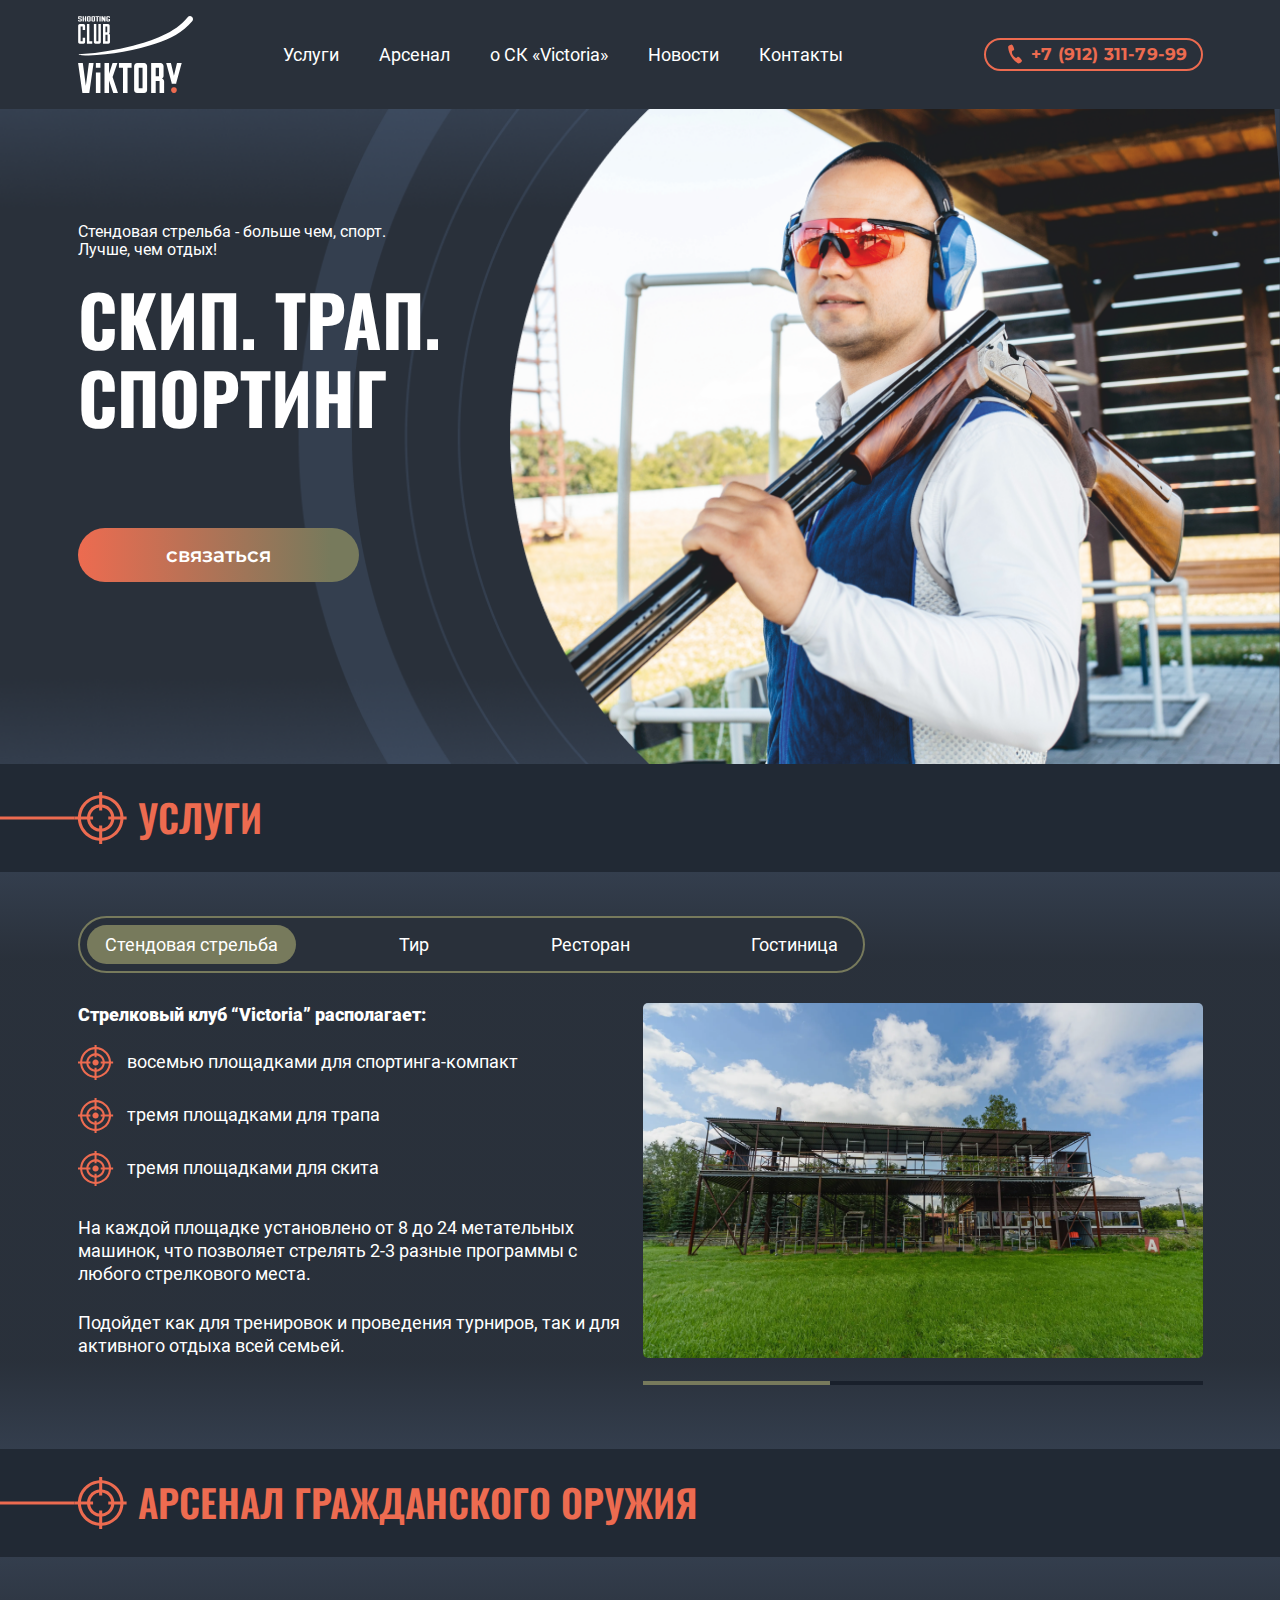
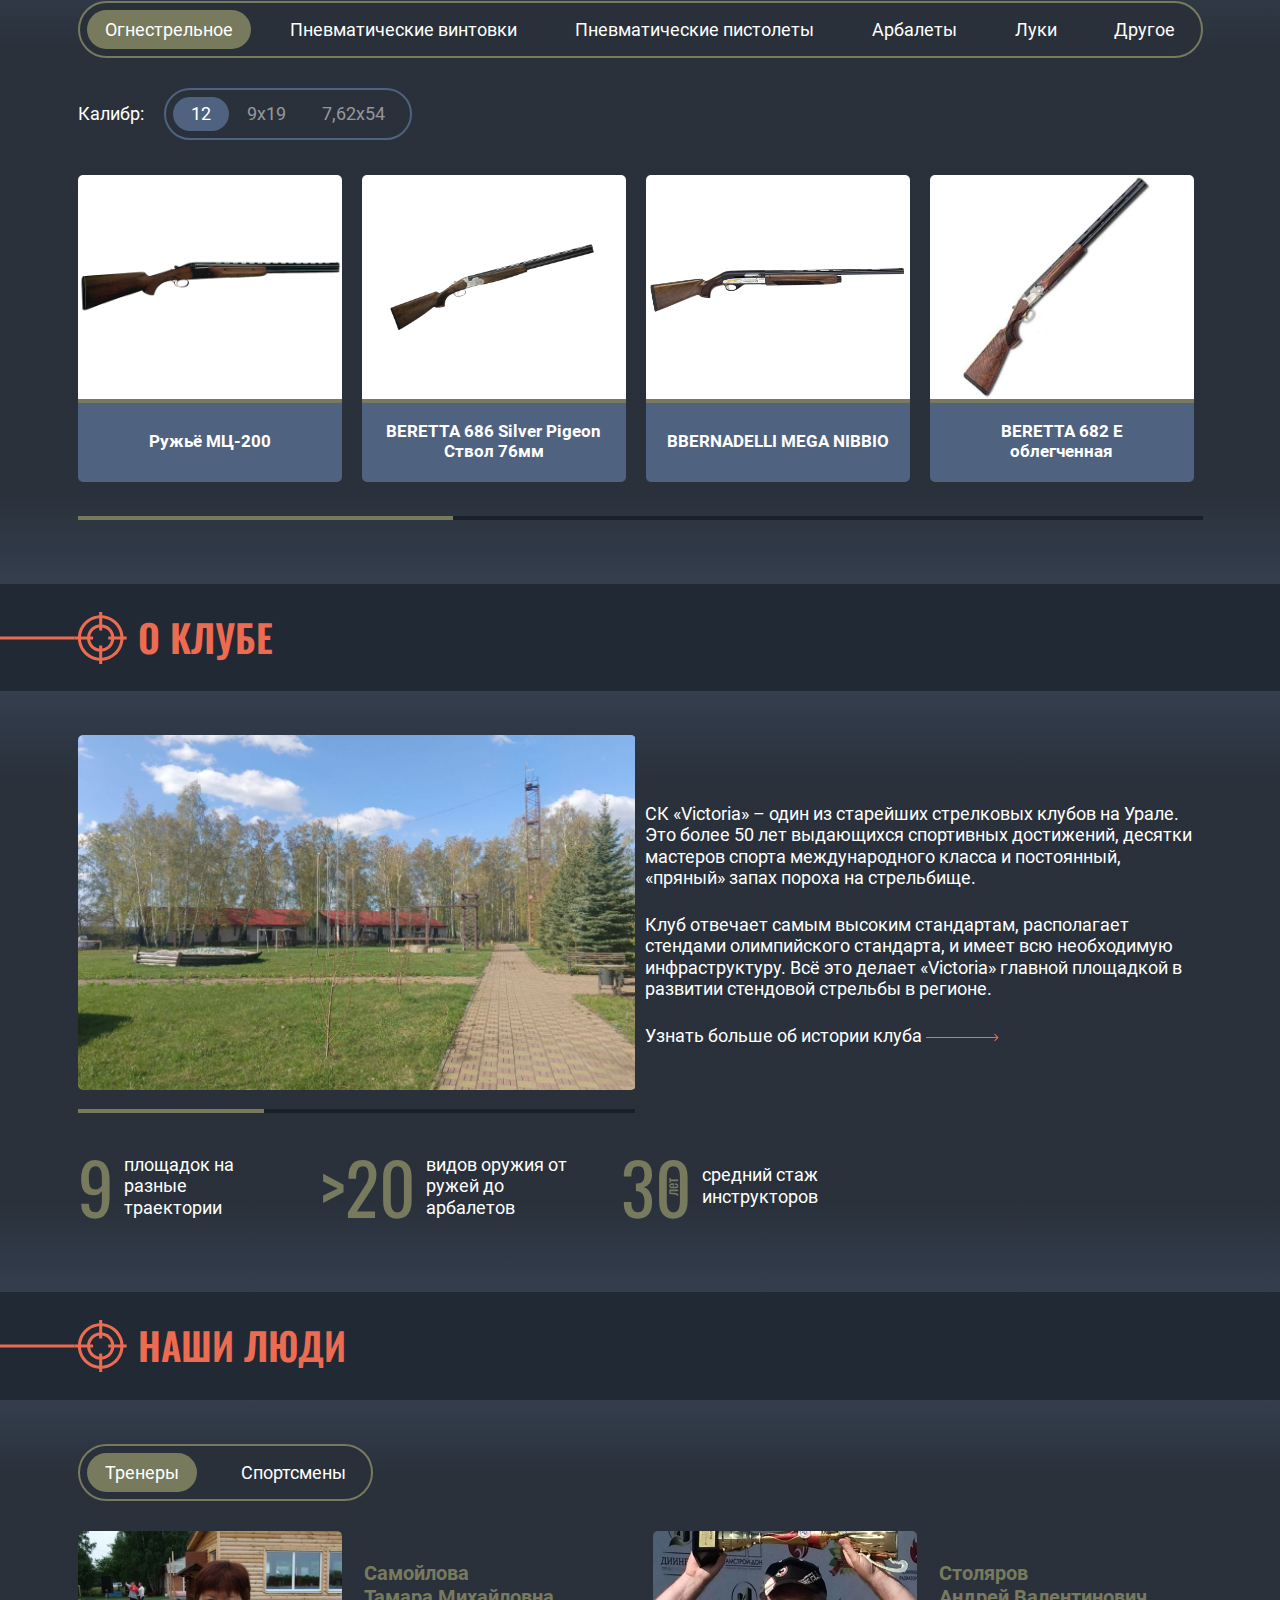
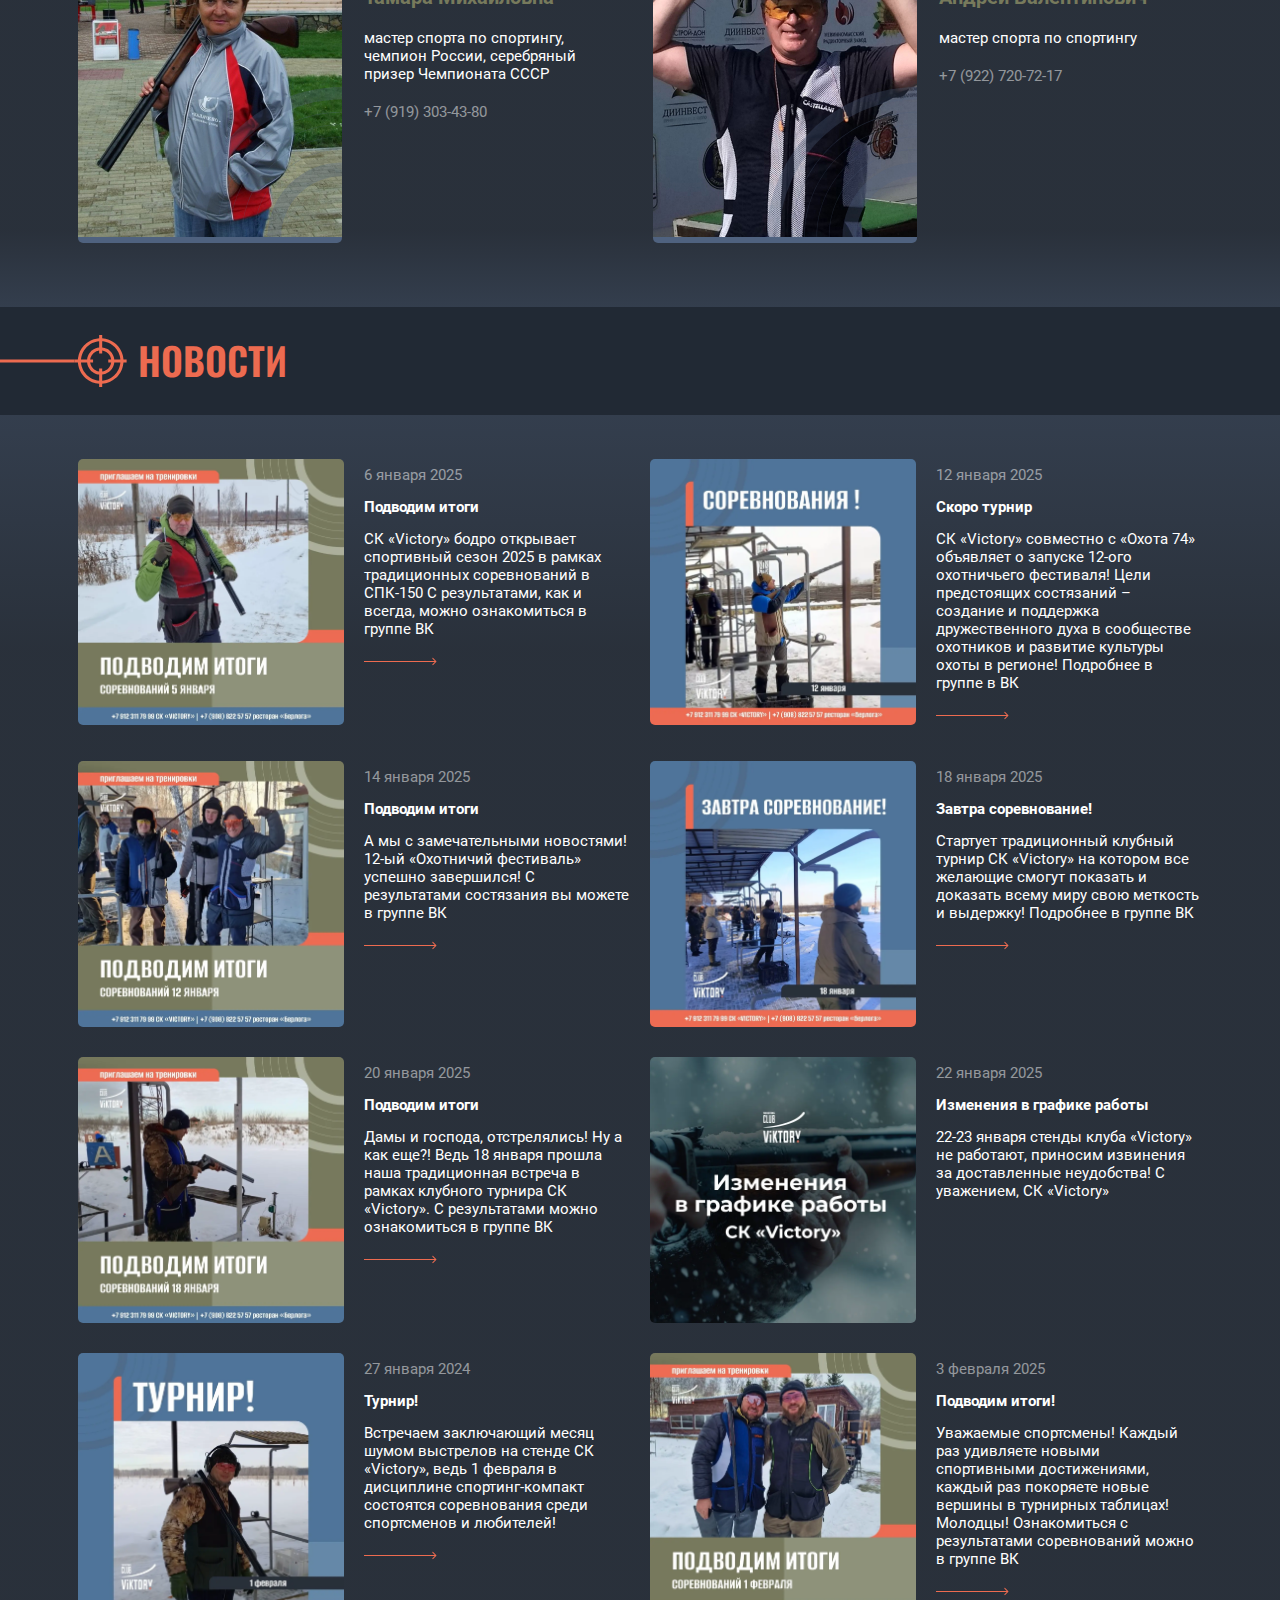
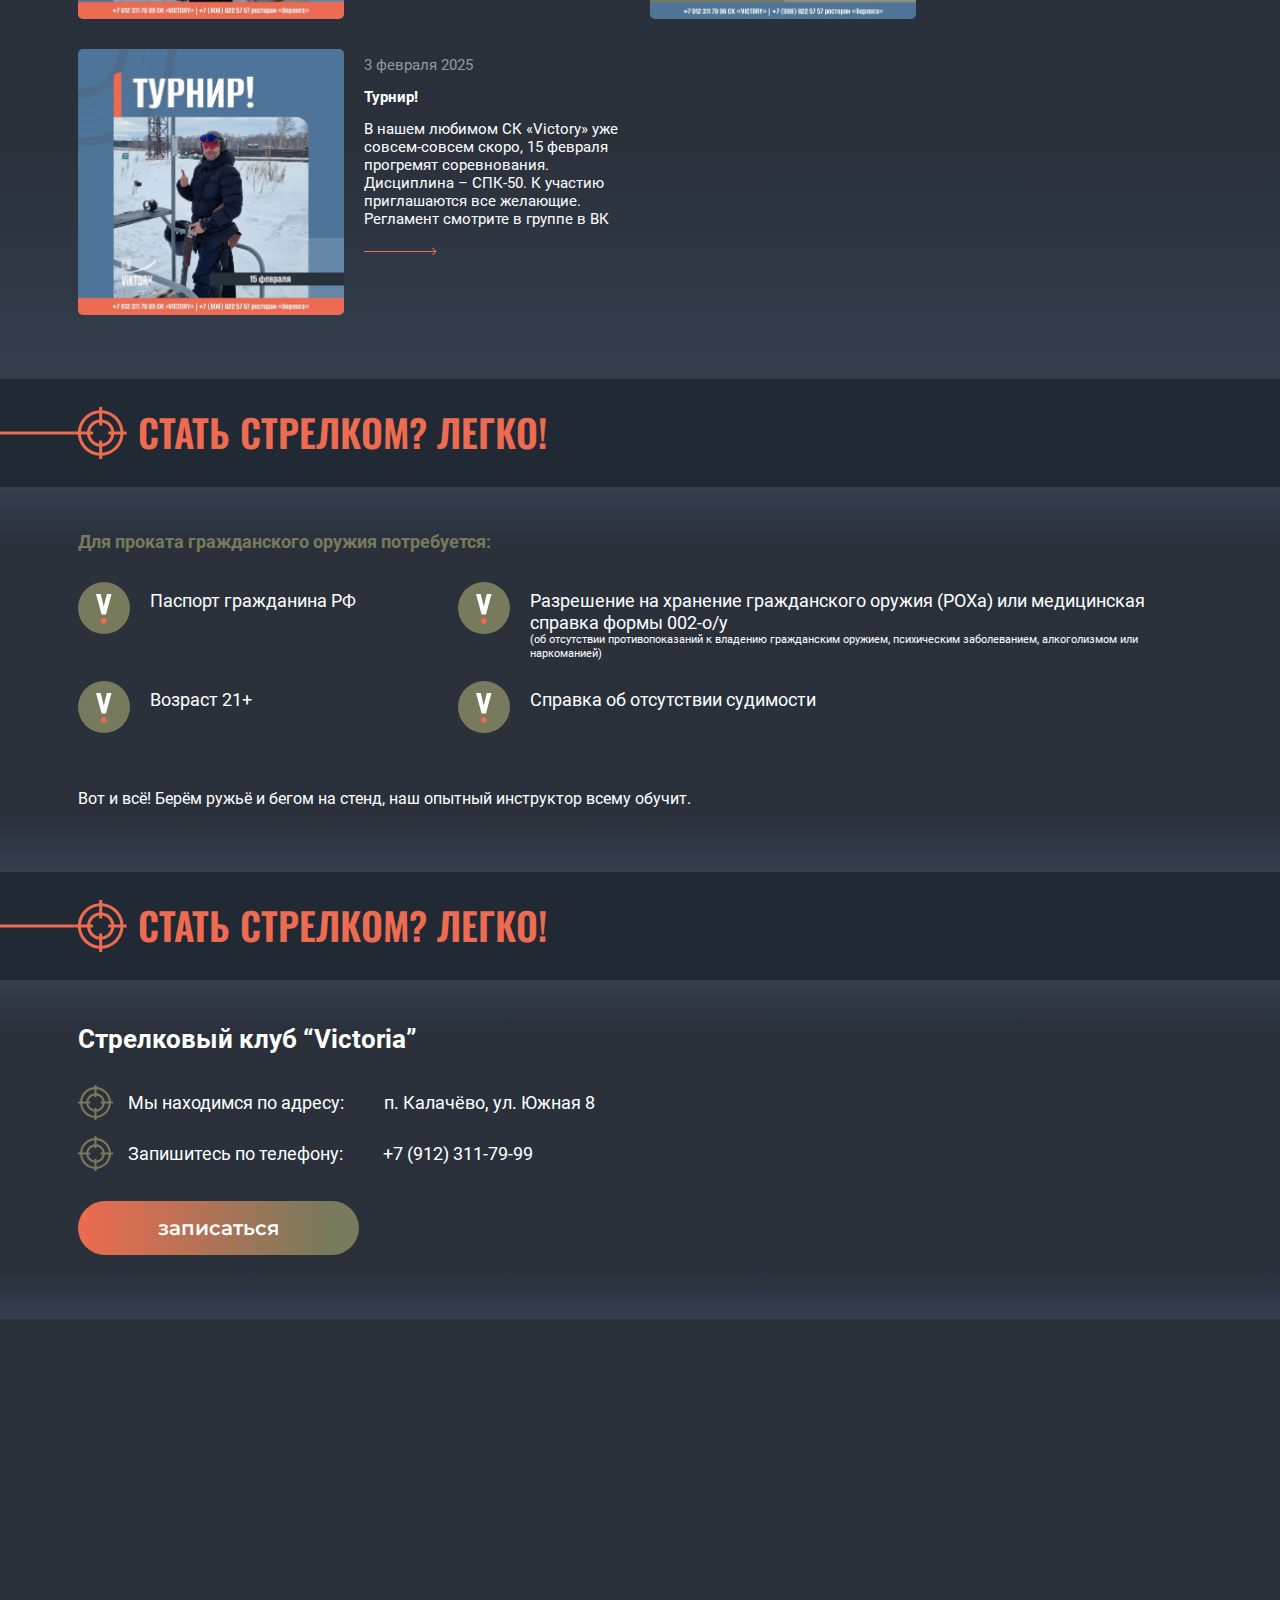
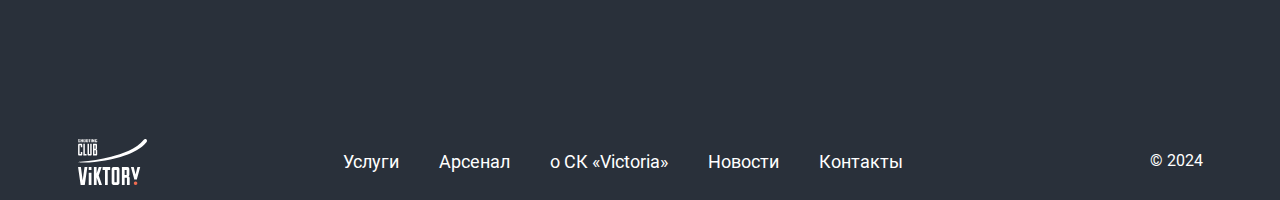
<file: index.html>
<!DOCTYPE html>
<html lang="ru">
<head>
    <meta charset="UTF-8"/>
    <meta
            name="viewport"
            content="width=device-width, user-scalable=no, initial-scale=1.0, maximum-scale=1.0, minimum-scale=1.0"/>
    <meta http-equiv="X-UA-Compatible" content="ie=edge"/>
    <title>Document</title>
    <link rel="stylesheet" href="fonts/fonts.css"/>
    <link rel="stylesheet" href="style/normalize.css"/>
    <link rel="stylesheet" href="style/swiper-bundle.css"/>
    <link rel="stylesheet" href="style/style.css"/>

</head>
<body>
<header class="header">
    <div class="container header__container">
        <img
                class="logo__header"
                src="images/logo.svg"
                alt="Логотип компании"/>
        <div class="navigation-box header__navigation-box">
            <nav class="navigation">
                <ul class="navigation__list">
                    <li class="navigation__item">
                        <a href="#services" class="navigation__link">Услуги</a>
                    </li>
                    <li class="navigation__item">
                        <a href="#arsenal" class="navigation__link">Арсенал</a>
                    </li>
                    <li class="navigation__item">
                        <a href="#about" class="navigation__link">о СК «Victoria» </a>
                    </li>
                    <li class="navigation__item">
                        <a href="#news-section" class="navigation__link">Новости</a>
                    </li>
                    <li class="navigation__item">
                        <a href="#contact-section" class="navigation__link">Контакты</a>
                    </li>
                </ul>
            </nav>
            <a href="tel:+79123117999" class="contact__link">
                <svg
                        width="31"
                        height="33"
                        viewBox="0 0 31 33"
                        fill="none"
                        xmlns="http://www.w3.org/2000/svg">
                    <path
                            d="M8.36433 8.6815C8.47907 8.13083 8.8791 7.80791 9.33324 7.5404C9.92817 7.20421 10.5595 6.93315 11.216 6.73207C11.516 6.63786 11.8418 6.65328 12.1334 6.77551C12.425 6.89774 12.6629 7.11856 12.8033 7.39736C13.3245 8.27925 13.7572 9.20796 14.0952 10.1703C14.2717 10.6091 14.3729 11.0729 14.3946 11.5426C14.4042 11.7262 14.3635 11.9085 14.2767 12.0705C14.1898 12.2324 14.06 12.3682 13.9007 12.4636C13.5377 12.6746 13.1602 12.861 12.7707 13.0214C12.5724 13.1108 12.4059 13.2557 12.292 13.438C12.178 13.6203 12.1217 13.8319 12.1299 14.0466C12.1054 15.0394 12.3572 16.0229 12.8584 16.8915C13.4388 18.0647 14.3069 19.0807 15.3843 19.8477C15.6417 20.0662 15.9668 20.1927 16.3055 20.206C16.4938 20.2018 16.6753 20.1396 16.8243 20.0282C17.0569 19.8496 17.303 19.6821 17.5213 19.4841C17.8016 19.2391 18.1697 19.1121 18.547 19.1302C18.9243 19.1483 19.2811 19.31 19.5412 19.5808C20.2873 20.2815 20.9663 21.0476 21.5696 21.8695C21.7119 22.0625 21.8631 22.2524 22.0049 22.448C22.178 22.6569 22.2771 22.915 22.2868 23.1826C22.2965 23.4503 22.2164 23.7128 22.0587 23.9298C21.8026 24.297 21.4817 24.6162 21.1109 24.8726C20.6294 25.2766 20.0676 25.5789 19.4601 25.761C19.1703 25.8452 18.8638 25.8616 18.5649 25.8088C18.2661 25.756 17.9833 25.6355 17.7392 25.4569C15.8713 24.143 14.2109 22.5657 12.8127 20.7768C11.4507 19.0042 10.3591 17.0482 9.5729 14.9713C8.90545 13.248 8.47899 11.4462 8.3052 9.61549C8.29263 9.39611 8.29184 9.17636 8.30283 8.95715C8.31358 8.86334 8.33419 8.77097 8.36433 8.6815Z"
                            fill="#ED6B50"/>
                </svg>
                +7 (912) 311-79-99</a
            >
        </div>
        <div class="burger-menu">
            <span class="burger-line"></span>
            <span class="burger-line"></span>
            <span class="burger-line"></span>
        </div>
    </div>
</header>
<main class="main">
    <section
            class="hero"
            style="
          background: url(images/bg_hero.png) no-repeat center right/cover;
        ">
        <div class="container hero__container">
            <div class="hero__content">
                <div class="hero__text">
                    <div class="subtitle">
                        <p>
                            Стендовая стрельба - больше чем, спорт. <br/>
                            Лучше, чем отдых!
                        </p>
                    </div>
                    <h1 class="title hero__title">
                        СКИП. ТРАП. <br/>
                        СПОРТИНГ
                    </h1>
                </div>

                <a href="#contact-section" class="button hero__button">связаться</a>
            </div>
        </div>
    </section>

    <section class="services" id="services">
        <div class="title__wrapper">
            <div class="container">
                <h2 class="sections-title services__title">Услуги</h2>
            </div>
        </div>
        <div class="services__content">
            <div class="container tab-buttons-container">
                <div class="tabs">
                    <div class="tabs-triggers">
                        <a href="#" class="mob-title-menu">Стендовая стрельба</a>
                        <a href="#bab-1" class="tabs-trigger__item"
                        >Стендовая стрельба</a
                        >
                        <a href="#bab-2" class="tabs-trigger__item">Тир</a>
                        <!--                <a href="#bab-3" class="tabs-trigger__item"-->
                        <!--                  >Пристрелка оружия</a-->
                        <!--                >-->
                        <a href="#bab-4" class="tabs-trigger__item">Ресторан</a>
                        <a href="#bab-5" class="tabs-trigger__item">Гостиница</a>
                    </div>
                    <div class="tabs-content">
                        <div id="bab-1" class="tabs-content__item">
                            <div class="services-content__text">
                                <h3 class="services-content__title">
                                    Стрелковый клуб “Victoria” располагает:
                                </h3>
                                <ul class="services-content__list">
                                    <li class="services-content__item">
                                        <svg
                                                width="36"
                                                height="35"
                                                viewBox="0 0 36 35"
                                                fill="none"
                                                xmlns="http://www.w3.org/2000/svg">
                                            <path
                                                    fill-rule="evenodd"
                                                    clip-rule="evenodd"
                                                    d="M18.5907 30.7622V26.6603C20.0368 26.6603 21.9126 25.7428 23.0107 24.9816C23.1676 24.8728 23.1472 24.8762 23.2802 24.7674C24.3647 23.8906 25.173 22.9832 25.8176 21.6953C26.1893 20.9544 26.7555 19.5781 26.7555 18.528H30.872C30.872 19.4626 30.3945 21.352 30.0501 22.2186C29.4362 23.7615 28.5665 25.2874 27.3898 26.4734C27.2125 26.6501 27.175 26.7589 27.0147 26.9186L25.3742 28.295C24.7808 28.7368 24.1123 29.1038 23.4405 29.4402C22.1854 30.0723 19.9447 30.7622 18.5907 30.7622ZM4.25291 18.528H8.36941C8.36941 19.9961 9.49147 22.4157 10.5146 23.4998L10.9921 24.047C11.5685 24.6213 12.6257 25.3656 13.3556 25.7258C14.0991 26.0962 15.4803 26.6603 16.5342 26.6603V30.7622C14.9858 30.7622 12.0698 29.8174 10.7431 28.9475C10.5658 28.8285 10.4498 28.747 10.2929 28.6416C10.119 28.5295 9.97235 28.4547 9.78818 28.3221L8.1102 26.9186L6.13211 24.38C5.90019 24.0334 5.77401 23.7377 5.57961 23.3571C4.94866 22.1065 4.25291 19.8738 4.25291 18.528ZM16.5342 10.3922V12.3735H18.5907V10.3922C18.826 10.5044 19.4638 10.586 19.7946 10.6947C20.8655 11.0515 21.8648 11.6632 22.6424 12.4381C24.4807 14.2698 24.4909 16.0472 24.699 16.4754H22.7072V18.528H24.699C24.45 19.0378 24.4773 20.7369 22.6424 22.5619C20.8041 24.3936 19.0204 24.4038 18.5907 24.6111V22.6264H16.5342V24.6111C16.0192 24.3664 14.3139 24.3902 12.4825 22.5619C12.0425 22.1235 11.5037 21.4269 11.2035 20.8287C10.5317 19.483 10.5726 18.8237 10.4294 18.528H12.4177V16.4754H10.4294C10.5419 16.2409 10.6238 15.6088 10.7329 15.2757C11.091 14.2086 11.7049 13.2129 12.4825 12.4381C14.3208 10.6063 16.1045 10.5961 16.5342 10.3922ZM18.5907 4.23778C19.2217 4.23778 20.6302 4.51979 21.1554 4.68971C21.5783 4.82904 21.9228 4.91063 22.2979 5.05676C22.6629 5.20289 23.0551 5.36607 23.3961 5.53599C23.7304 5.70591 24.0612 5.84177 24.3818 6.05587C24.5591 6.17141 24.6785 6.25642 24.8354 6.35837C25.0093 6.47392 25.156 6.54526 25.3367 6.6778L26.5645 7.71092C26.7453 7.88764 26.8544 7.92165 27.0147 8.08138L28.3925 9.71594C28.8393 10.3073 29.2077 10.9734 29.5453 11.6463C30.0091 12.5605 30.0978 12.9308 30.4013 13.8688C30.5719 14.4023 30.872 15.7923 30.872 16.4754H26.7555C26.7555 15.0039 25.6334 12.5876 24.6137 11.5001C24.1771 11.0413 24.3272 11.1093 23.8634 10.7423C23.0619 10.1068 23.1097 9.9403 21.7693 9.27422C21.0292 8.90719 19.648 8.33966 18.5907 8.33966V4.23778ZM8.36941 16.4754H4.25291C4.25291 14.9359 5.20104 12.0269 6.07754 10.7049C6.1935 10.5282 6.27877 10.4126 6.38108 10.2563L8.1102 8.08138C8.26709 7.92845 8.35235 7.90806 8.52629 7.74494L10.6613 6.1103C12.0187 5.19953 14.9551 4.23778 16.5342 4.23778V8.33966C15.0574 8.33966 12.6325 9.45766 11.5412 10.4772C11.0774 10.9088 11.149 10.7627 10.7806 11.2215C10.1429 12.0235 9.97576 11.9759 9.3073 13.3081C8.93896 14.0489 8.36941 15.4253 8.36941 16.4754ZM16.5342 2.12059C13.9865 2.33129 11.6333 3.10954 9.69609 4.26159C9.47441 4.39073 9.36527 4.46882 9.15382 4.60815C8.92873 4.75428 8.82983 4.79847 8.61496 4.9616C7.48949 5.8078 7.18937 6.05928 6.2276 7.09239C3.80614 9.70236 2.43853 12.7372 2.12817 16.4754H0V18.528H2.12817C2.33962 21.0632 3.12062 23.408 4.27337 25.3417L4.97935 26.4191C5.74672 27.4284 6.59253 28.4173 7.56793 29.2397C10.0371 31.323 13.1851 32.6041 16.5342 32.8828V35H18.5907V32.8828C22.0967 32.5905 25.4868 31.2141 27.973 28.8319C28.1674 28.6416 28.2902 28.5873 28.4914 28.3902C29.2656 27.6187 30.2683 26.3171 30.8242 25.3859C31.9975 23.4251 32.7853 21.0938 33.0001 18.528H35.1249V16.4754H33.0001C32.7614 13.6309 31.919 11.286 30.5002 9.12122L29.7602 8.08138C29.6135 7.90806 29.5146 7.75166 29.3748 7.57834C28.7609 6.8239 27.8093 5.9947 27.0522 5.37959C24.7638 3.51728 21.6465 2.37207 18.5907 2.12059V0H16.5342V2.12059Z"
                                                    fill="#ED6B50"/>
                                            <path
                                                    fill-rule="evenodd"
                                                    clip-rule="evenodd"
                                                    d="M14.4744 17.2944V17.7056C14.4744 19.1363 15.9204 20.5772 17.3563 20.5772H17.7689C19.2048 20.5772 20.6508 19.1363 20.6508 17.7056V17.2944C20.6508 15.867 19.2048 14.4261 17.7689 14.4261H17.3563C15.9204 14.4261 14.4744 15.867 14.4744 17.2944Z"
                                                    fill="#ED6B50"/>
                                        </svg>
                                        восемью площадками для спортинга-компакт
                                    </li>
                                    <li class="services-content__item">
                                        <svg
                                                width="36"
                                                height="35"
                                                viewBox="0 0 36 35"
                                                fill="none"
                                                xmlns="http://www.w3.org/2000/svg">
                                            <path
                                                    fill-rule="evenodd"
                                                    clip-rule="evenodd"
                                                    d="M18.5907 30.7622V26.6603C20.0368 26.6603 21.9126 25.7428 23.0107 24.9816C23.1676 24.8728 23.1472 24.8762 23.2802 24.7674C24.3647 23.8906 25.173 22.9832 25.8176 21.6953C26.1893 20.9544 26.7555 19.5781 26.7555 18.528H30.872C30.872 19.4626 30.3945 21.352 30.0501 22.2186C29.4362 23.7615 28.5665 25.2874 27.3898 26.4734C27.2125 26.6501 27.175 26.7589 27.0147 26.9186L25.3742 28.295C24.7808 28.7368 24.1123 29.1038 23.4405 29.4402C22.1854 30.0723 19.9447 30.7622 18.5907 30.7622ZM4.25291 18.528H8.36941C8.36941 19.9961 9.49147 22.4157 10.5146 23.4998L10.9921 24.047C11.5685 24.6213 12.6257 25.3656 13.3556 25.7258C14.0991 26.0962 15.4803 26.6603 16.5342 26.6603V30.7622C14.9858 30.7622 12.0698 29.8174 10.7431 28.9475C10.5658 28.8285 10.4498 28.747 10.2929 28.6416C10.119 28.5295 9.97235 28.4547 9.78818 28.3221L8.1102 26.9186L6.13211 24.38C5.90019 24.0334 5.77401 23.7377 5.57961 23.3571C4.94866 22.1065 4.25291 19.8738 4.25291 18.528ZM16.5342 10.3922V12.3735H18.5907V10.3922C18.826 10.5044 19.4638 10.586 19.7946 10.6947C20.8655 11.0515 21.8648 11.6632 22.6424 12.4381C24.4807 14.2698 24.4909 16.0472 24.699 16.4754H22.7072V18.528H24.699C24.45 19.0378 24.4773 20.7369 22.6424 22.5619C20.8041 24.3936 19.0204 24.4038 18.5907 24.6111V22.6264H16.5342V24.6111C16.0192 24.3664 14.3139 24.3902 12.4825 22.5619C12.0425 22.1235 11.5037 21.4269 11.2035 20.8287C10.5317 19.483 10.5726 18.8237 10.4294 18.528H12.4177V16.4754H10.4294C10.5419 16.2409 10.6238 15.6088 10.7329 15.2757C11.091 14.2086 11.7049 13.2129 12.4825 12.4381C14.3208 10.6063 16.1045 10.5961 16.5342 10.3922ZM18.5907 4.23778C19.2217 4.23778 20.6302 4.51979 21.1554 4.68971C21.5783 4.82904 21.9228 4.91063 22.2979 5.05676C22.6629 5.20289 23.0551 5.36607 23.3961 5.53599C23.7304 5.70591 24.0612 5.84177 24.3818 6.05587C24.5591 6.17141 24.6785 6.25642 24.8354 6.35837C25.0093 6.47392 25.156 6.54526 25.3367 6.6778L26.5645 7.71092C26.7453 7.88764 26.8544 7.92165 27.0147 8.08138L28.3925 9.71594C28.8393 10.3073 29.2077 10.9734 29.5453 11.6463C30.0091 12.5605 30.0978 12.9308 30.4013 13.8688C30.5719 14.4023 30.872 15.7923 30.872 16.4754H26.7555C26.7555 15.0039 25.6334 12.5876 24.6137 11.5001C24.1771 11.0413 24.3272 11.1093 23.8634 10.7423C23.0619 10.1068 23.1097 9.9403 21.7693 9.27422C21.0292 8.90719 19.648 8.33966 18.5907 8.33966V4.23778ZM8.36941 16.4754H4.25291C4.25291 14.9359 5.20104 12.0269 6.07754 10.7049C6.1935 10.5282 6.27877 10.4126 6.38108 10.2563L8.1102 8.08138C8.26709 7.92845 8.35235 7.90806 8.52629 7.74494L10.6613 6.1103C12.0187 5.19953 14.9551 4.23778 16.5342 4.23778V8.33966C15.0574 8.33966 12.6325 9.45766 11.5412 10.4772C11.0774 10.9088 11.149 10.7627 10.7806 11.2215C10.1429 12.0235 9.97576 11.9759 9.3073 13.3081C8.93896 14.0489 8.36941 15.4253 8.36941 16.4754ZM16.5342 2.12059C13.9865 2.33129 11.6333 3.10954 9.69609 4.26159C9.47441 4.39073 9.36527 4.46882 9.15382 4.60815C8.92873 4.75428 8.82983 4.79847 8.61496 4.9616C7.48949 5.8078 7.18937 6.05928 6.2276 7.09239C3.80614 9.70236 2.43853 12.7372 2.12817 16.4754H0V18.528H2.12817C2.33962 21.0632 3.12062 23.408 4.27337 25.3417L4.97935 26.4191C5.74672 27.4284 6.59253 28.4173 7.56793 29.2397C10.0371 31.323 13.1851 32.6041 16.5342 32.8828V35H18.5907V32.8828C22.0967 32.5905 25.4868 31.2141 27.973 28.8319C28.1674 28.6416 28.2902 28.5873 28.4914 28.3902C29.2656 27.6187 30.2683 26.3171 30.8242 25.3859C31.9975 23.4251 32.7853 21.0938 33.0001 18.528H35.1249V16.4754H33.0001C32.7614 13.6309 31.919 11.286 30.5002 9.12122L29.7602 8.08138C29.6135 7.90806 29.5146 7.75166 29.3748 7.57834C28.7609 6.8239 27.8093 5.9947 27.0522 5.37959C24.7638 3.51728 21.6465 2.37207 18.5907 2.12059V0H16.5342V2.12059Z"
                                                    fill="#ED6B50"/>
                                            <path
                                                    fill-rule="evenodd"
                                                    clip-rule="evenodd"
                                                    d="M14.4744 17.2944V17.7056C14.4744 19.1363 15.9204 20.5772 17.3563 20.5772H17.7689C19.2048 20.5772 20.6508 19.1363 20.6508 17.7056V17.2944C20.6508 15.867 19.2048 14.4261 17.7689 14.4261H17.3563C15.9204 14.4261 14.4744 15.867 14.4744 17.2944Z"
                                                    fill="#ED6B50"/>
                                        </svg>
                                        тремя площадками для трапа
                                    </li>
                                    <li class="services-content__item">
                                        <svg
                                                width="36"
                                                height="35"
                                                viewBox="0 0 36 35"
                                                fill="none"
                                                xmlns="http://www.w3.org/2000/svg">
                                            <path
                                                    fill-rule="evenodd"
                                                    clip-rule="evenodd"
                                                    d="M18.5907 30.7622V26.6603C20.0368 26.6603 21.9126 25.7428 23.0107 24.9816C23.1676 24.8728 23.1472 24.8762 23.2802 24.7674C24.3647 23.8906 25.173 22.9832 25.8176 21.6953C26.1893 20.9544 26.7555 19.5781 26.7555 18.528H30.872C30.872 19.4626 30.3945 21.352 30.0501 22.2186C29.4362 23.7615 28.5665 25.2874 27.3898 26.4734C27.2125 26.6501 27.175 26.7589 27.0147 26.9186L25.3742 28.295C24.7808 28.7368 24.1123 29.1038 23.4405 29.4402C22.1854 30.0723 19.9447 30.7622 18.5907 30.7622ZM4.25291 18.528H8.36941C8.36941 19.9961 9.49147 22.4157 10.5146 23.4998L10.9921 24.047C11.5685 24.6213 12.6257 25.3656 13.3556 25.7258C14.0991 26.0962 15.4803 26.6603 16.5342 26.6603V30.7622C14.9858 30.7622 12.0698 29.8174 10.7431 28.9475C10.5658 28.8285 10.4498 28.747 10.2929 28.6416C10.119 28.5295 9.97235 28.4547 9.78818 28.3221L8.1102 26.9186L6.13211 24.38C5.90019 24.0334 5.77401 23.7377 5.57961 23.3571C4.94866 22.1065 4.25291 19.8738 4.25291 18.528ZM16.5342 10.3922V12.3735H18.5907V10.3922C18.826 10.5044 19.4638 10.586 19.7946 10.6947C20.8655 11.0515 21.8648 11.6632 22.6424 12.4381C24.4807 14.2698 24.4909 16.0472 24.699 16.4754H22.7072V18.528H24.699C24.45 19.0378 24.4773 20.7369 22.6424 22.5619C20.8041 24.3936 19.0204 24.4038 18.5907 24.6111V22.6264H16.5342V24.6111C16.0192 24.3664 14.3139 24.3902 12.4825 22.5619C12.0425 22.1235 11.5037 21.4269 11.2035 20.8287C10.5317 19.483 10.5726 18.8237 10.4294 18.528H12.4177V16.4754H10.4294C10.5419 16.2409 10.6238 15.6088 10.7329 15.2757C11.091 14.2086 11.7049 13.2129 12.4825 12.4381C14.3208 10.6063 16.1045 10.5961 16.5342 10.3922ZM18.5907 4.23778C19.2217 4.23778 20.6302 4.51979 21.1554 4.68971C21.5783 4.82904 21.9228 4.91063 22.2979 5.05676C22.6629 5.20289 23.0551 5.36607 23.3961 5.53599C23.7304 5.70591 24.0612 5.84177 24.3818 6.05587C24.5591 6.17141 24.6785 6.25642 24.8354 6.35837C25.0093 6.47392 25.156 6.54526 25.3367 6.6778L26.5645 7.71092C26.7453 7.88764 26.8544 7.92165 27.0147 8.08138L28.3925 9.71594C28.8393 10.3073 29.2077 10.9734 29.5453 11.6463C30.0091 12.5605 30.0978 12.9308 30.4013 13.8688C30.5719 14.4023 30.872 15.7923 30.872 16.4754H26.7555C26.7555 15.0039 25.6334 12.5876 24.6137 11.5001C24.1771 11.0413 24.3272 11.1093 23.8634 10.7423C23.0619 10.1068 23.1097 9.9403 21.7693 9.27422C21.0292 8.90719 19.648 8.33966 18.5907 8.33966V4.23778ZM8.36941 16.4754H4.25291C4.25291 14.9359 5.20104 12.0269 6.07754 10.7049C6.1935 10.5282 6.27877 10.4126 6.38108 10.2563L8.1102 8.08138C8.26709 7.92845 8.35235 7.90806 8.52629 7.74494L10.6613 6.1103C12.0187 5.19953 14.9551 4.23778 16.5342 4.23778V8.33966C15.0574 8.33966 12.6325 9.45766 11.5412 10.4772C11.0774 10.9088 11.149 10.7627 10.7806 11.2215C10.1429 12.0235 9.97576 11.9759 9.3073 13.3081C8.93896 14.0489 8.36941 15.4253 8.36941 16.4754ZM16.5342 2.12059C13.9865 2.33129 11.6333 3.10954 9.69609 4.26159C9.47441 4.39073 9.36527 4.46882 9.15382 4.60815C8.92873 4.75428 8.82983 4.79847 8.61496 4.9616C7.48949 5.8078 7.18937 6.05928 6.2276 7.09239C3.80614 9.70236 2.43853 12.7372 2.12817 16.4754H0V18.528H2.12817C2.33962 21.0632 3.12062 23.408 4.27337 25.3417L4.97935 26.4191C5.74672 27.4284 6.59253 28.4173 7.56793 29.2397C10.0371 31.323 13.1851 32.6041 16.5342 32.8828V35H18.5907V32.8828C22.0967 32.5905 25.4868 31.2141 27.973 28.8319C28.1674 28.6416 28.2902 28.5873 28.4914 28.3902C29.2656 27.6187 30.2683 26.3171 30.8242 25.3859C31.9975 23.4251 32.7853 21.0938 33.0001 18.528H35.1249V16.4754H33.0001C32.7614 13.6309 31.919 11.286 30.5002 9.12122L29.7602 8.08138C29.6135 7.90806 29.5146 7.75166 29.3748 7.57834C28.7609 6.8239 27.8093 5.9947 27.0522 5.37959C24.7638 3.51728 21.6465 2.37207 18.5907 2.12059V0H16.5342V2.12059Z"
                                                    fill="#ED6B50"/>
                                            <path
                                                    fill-rule="evenodd"
                                                    clip-rule="evenodd"
                                                    d="M14.4744 17.2944V17.7056C14.4744 19.1363 15.9204 20.5772 17.3563 20.5772H17.7689C19.2048 20.5772 20.6508 19.1363 20.6508 17.7056V17.2944C20.6508 15.867 19.2048 14.4261 17.7689 14.4261H17.3563C15.9204 14.4261 14.4744 15.867 14.4744 17.2944Z"
                                                    fill="#ED6B50"/>
                                        </svg>
                                        тремя площадками для скита
                                    </li>
                                </ul>
                                <div class="services-content__desc">
                                    <p>
                                        На каждой площадке установлено от 8 до 24 метательных
                                        машинок, что позволяет стрелять 2-3 разные программы с
                                        любого стрелкового места.
                                    </p>
                                </div>
                                <div class="services-content__desc">
                                    <p>
                                        Подойдет как для тренировок и проведения турниров, так и
                                        для активного отдыха всей семьей.
                                    </p>
                                </div>
                            </div>
                            <div class="services-content__slider">
                                <div class="swiper mySwiper1">
                                    <div class="swiper-wrapper">
                                        <div class="swiper-slide">
                                            <img src="images/dom2.webp" alt="Фото тира"/>
                                        </div>
                                        <div class="swiper-slide">
                                            <img src="images/vishka3.jpg" alt="Фото тира"/>
                                        </div>
                                        <div class="swiper-slide">
                                            <img src="images/vishka2.jpg" alt="Фото тира"/>
                                        </div>
                                    </div>
                                    <!--                                        <div class="swiper-button-next"></div>-->
                                    <!--                                        <div class="swiper-button-prev"></div>-->
                                    <div
                                            class="swiper-pagination services-content__slider-pagination"></div>
                                </div>
                            </div>
                        </div>
                        <div id="bab-2" class="tabs-content__item">
                            <div class="services-content__text">
                                <!--                                <h3 class="services-content__title">-->
                                <!--                                    Стрелковый клуб “Victoria” располагает:-->
                                <!--                                </h3>-->
                                <!--                                <ul class="services-content__list">-->
                                <!--                                    <li class="services-content__item">-->
                                <!--                                        <svg-->
                                <!--                                                width="36"-->
                                <!--                                                height="35"-->
                                <!--                                                viewBox="0 0 36 35"-->
                                <!--                                                fill="none"-->
                                <!--                                                xmlns="http://www.w3.org/2000/svg">-->
                                <!--                                            <path-->
                                <!--                                                    fill-rule="evenodd"-->
                                <!--                                                    clip-rule="evenodd"-->
                                <!--                                                    d="M18.5907 30.7622V26.6603C20.0368 26.6603 21.9126 25.7428 23.0107 24.9816C23.1676 24.8728 23.1472 24.8762 23.2802 24.7674C24.3647 23.8906 25.173 22.9832 25.8176 21.6953C26.1893 20.9544 26.7555 19.5781 26.7555 18.528H30.872C30.872 19.4626 30.3945 21.352 30.0501 22.2186C29.4362 23.7615 28.5665 25.2874 27.3898 26.4734C27.2125 26.6501 27.175 26.7589 27.0147 26.9186L25.3742 28.295C24.7808 28.7368 24.1123 29.1038 23.4405 29.4402C22.1854 30.0723 19.9447 30.7622 18.5907 30.7622ZM4.25291 18.528H8.36941C8.36941 19.9961 9.49147 22.4157 10.5146 23.4998L10.9921 24.047C11.5685 24.6213 12.6257 25.3656 13.3556 25.7258C14.0991 26.0962 15.4803 26.6603 16.5342 26.6603V30.7622C14.9858 30.7622 12.0698 29.8174 10.7431 28.9475C10.5658 28.8285 10.4498 28.747 10.2929 28.6416C10.119 28.5295 9.97235 28.4547 9.78818 28.3221L8.1102 26.9186L6.13211 24.38C5.90019 24.0334 5.77401 23.7377 5.57961 23.3571C4.94866 22.1065 4.25291 19.8738 4.25291 18.528ZM16.5342 10.3922V12.3735H18.5907V10.3922C18.826 10.5044 19.4638 10.586 19.7946 10.6947C20.8655 11.0515 21.8648 11.6632 22.6424 12.4381C24.4807 14.2698 24.4909 16.0472 24.699 16.4754H22.7072V18.528H24.699C24.45 19.0378 24.4773 20.7369 22.6424 22.5619C20.8041 24.3936 19.0204 24.4038 18.5907 24.6111V22.6264H16.5342V24.6111C16.0192 24.3664 14.3139 24.3902 12.4825 22.5619C12.0425 22.1235 11.5037 21.4269 11.2035 20.8287C10.5317 19.483 10.5726 18.8237 10.4294 18.528H12.4177V16.4754H10.4294C10.5419 16.2409 10.6238 15.6088 10.7329 15.2757C11.091 14.2086 11.7049 13.2129 12.4825 12.4381C14.3208 10.6063 16.1045 10.5961 16.5342 10.3922ZM18.5907 4.23778C19.2217 4.23778 20.6302 4.51979 21.1554 4.68971C21.5783 4.82904 21.9228 4.91063 22.2979 5.05676C22.6629 5.20289 23.0551 5.36607 23.3961 5.53599C23.7304 5.70591 24.0612 5.84177 24.3818 6.05587C24.5591 6.17141 24.6785 6.25642 24.8354 6.35837C25.0093 6.47392 25.156 6.54526 25.3367 6.6778L26.5645 7.71092C26.7453 7.88764 26.8544 7.92165 27.0147 8.08138L28.3925 9.71594C28.8393 10.3073 29.2077 10.9734 29.5453 11.6463C30.0091 12.5605 30.0978 12.9308 30.4013 13.8688C30.5719 14.4023 30.872 15.7923 30.872 16.4754H26.7555C26.7555 15.0039 25.6334 12.5876 24.6137 11.5001C24.1771 11.0413 24.3272 11.1093 23.8634 10.7423C23.0619 10.1068 23.1097 9.9403 21.7693 9.27422C21.0292 8.90719 19.648 8.33966 18.5907 8.33966V4.23778ZM8.36941 16.4754H4.25291C4.25291 14.9359 5.20104 12.0269 6.07754 10.7049C6.1935 10.5282 6.27877 10.4126 6.38108 10.2563L8.1102 8.08138C8.26709 7.92845 8.35235 7.90806 8.52629 7.74494L10.6613 6.1103C12.0187 5.19953 14.9551 4.23778 16.5342 4.23778V8.33966C15.0574 8.33966 12.6325 9.45766 11.5412 10.4772C11.0774 10.9088 11.149 10.7627 10.7806 11.2215C10.1429 12.0235 9.97576 11.9759 9.3073 13.3081C8.93896 14.0489 8.36941 15.4253 8.36941 16.4754ZM16.5342 2.12059C13.9865 2.33129 11.6333 3.10954 9.69609 4.26159C9.47441 4.39073 9.36527 4.46882 9.15382 4.60815C8.92873 4.75428 8.82983 4.79847 8.61496 4.9616C7.48949 5.8078 7.18937 6.05928 6.2276 7.09239C3.80614 9.70236 2.43853 12.7372 2.12817 16.4754H0V18.528H2.12817C2.33962 21.0632 3.12062 23.408 4.27337 25.3417L4.97935 26.4191C5.74672 27.4284 6.59253 28.4173 7.56793 29.2397C10.0371 31.323 13.1851 32.6041 16.5342 32.8828V35H18.5907V32.8828C22.0967 32.5905 25.4868 31.2141 27.973 28.8319C28.1674 28.6416 28.2902 28.5873 28.4914 28.3902C29.2656 27.6187 30.2683 26.3171 30.8242 25.3859C31.9975 23.4251 32.7853 21.0938 33.0001 18.528H35.1249V16.4754H33.0001C32.7614 13.6309 31.919 11.286 30.5002 9.12122L29.7602 8.08138C29.6135 7.90806 29.5146 7.75166 29.3748 7.57834C28.7609 6.8239 27.8093 5.9947 27.0522 5.37959C24.7638 3.51728 21.6465 2.37207 18.5907 2.12059V0H16.5342V2.12059Z"-->
                                <!--                                                    fill="#ED6B50"/>-->
                                <!--                                            <path-->
                                <!--                                                    fill-rule="evenodd"-->
                                <!--                                                    clip-rule="evenodd"-->
                                <!--                                                    d="M14.4744 17.2944V17.7056C14.4744 19.1363 15.9204 20.5772 17.3563 20.5772H17.7689C19.2048 20.5772 20.6508 19.1363 20.6508 17.7056V17.2944C20.6508 15.867 19.2048 14.4261 17.7689 14.4261H17.3563C15.9204 14.4261 14.4744 15.867 14.4744 17.2944Z"-->
                                <!--                                                    fill="#ED6B50"/>-->
                                <!--                                        </svg>-->
                                <!--                                        восемью площадками для спортинга-компакт-->
                                <!--                                    </li>-->
                                <!--                                    <li class="services-content__item">-->
                                <!--                                        <svg-->
                                <!--                                                width="36"-->
                                <!--                                                height="35"-->
                                <!--                                                viewBox="0 0 36 35"-->
                                <!--                                                fill="none"-->
                                <!--                                                xmlns="http://www.w3.org/2000/svg">-->
                                <!--                                            <path-->
                                <!--                                                    fill-rule="evenodd"-->
                                <!--                                                    clip-rule="evenodd"-->
                                <!--                                                    d="M18.5907 30.7622V26.6603C20.0368 26.6603 21.9126 25.7428 23.0107 24.9816C23.1676 24.8728 23.1472 24.8762 23.2802 24.7674C24.3647 23.8906 25.173 22.9832 25.8176 21.6953C26.1893 20.9544 26.7555 19.5781 26.7555 18.528H30.872C30.872 19.4626 30.3945 21.352 30.0501 22.2186C29.4362 23.7615 28.5665 25.2874 27.3898 26.4734C27.2125 26.6501 27.175 26.7589 27.0147 26.9186L25.3742 28.295C24.7808 28.7368 24.1123 29.1038 23.4405 29.4402C22.1854 30.0723 19.9447 30.7622 18.5907 30.7622ZM4.25291 18.528H8.36941C8.36941 19.9961 9.49147 22.4157 10.5146 23.4998L10.9921 24.047C11.5685 24.6213 12.6257 25.3656 13.3556 25.7258C14.0991 26.0962 15.4803 26.6603 16.5342 26.6603V30.7622C14.9858 30.7622 12.0698 29.8174 10.7431 28.9475C10.5658 28.8285 10.4498 28.747 10.2929 28.6416C10.119 28.5295 9.97235 28.4547 9.78818 28.3221L8.1102 26.9186L6.13211 24.38C5.90019 24.0334 5.77401 23.7377 5.57961 23.3571C4.94866 22.1065 4.25291 19.8738 4.25291 18.528ZM16.5342 10.3922V12.3735H18.5907V10.3922C18.826 10.5044 19.4638 10.586 19.7946 10.6947C20.8655 11.0515 21.8648 11.6632 22.6424 12.4381C24.4807 14.2698 24.4909 16.0472 24.699 16.4754H22.7072V18.528H24.699C24.45 19.0378 24.4773 20.7369 22.6424 22.5619C20.8041 24.3936 19.0204 24.4038 18.5907 24.6111V22.6264H16.5342V24.6111C16.0192 24.3664 14.3139 24.3902 12.4825 22.5619C12.0425 22.1235 11.5037 21.4269 11.2035 20.8287C10.5317 19.483 10.5726 18.8237 10.4294 18.528H12.4177V16.4754H10.4294C10.5419 16.2409 10.6238 15.6088 10.7329 15.2757C11.091 14.2086 11.7049 13.2129 12.4825 12.4381C14.3208 10.6063 16.1045 10.5961 16.5342 10.3922ZM18.5907 4.23778C19.2217 4.23778 20.6302 4.51979 21.1554 4.68971C21.5783 4.82904 21.9228 4.91063 22.2979 5.05676C22.6629 5.20289 23.0551 5.36607 23.3961 5.53599C23.7304 5.70591 24.0612 5.84177 24.3818 6.05587C24.5591 6.17141 24.6785 6.25642 24.8354 6.35837C25.0093 6.47392 25.156 6.54526 25.3367 6.6778L26.5645 7.71092C26.7453 7.88764 26.8544 7.92165 27.0147 8.08138L28.3925 9.71594C28.8393 10.3073 29.2077 10.9734 29.5453 11.6463C30.0091 12.5605 30.0978 12.9308 30.4013 13.8688C30.5719 14.4023 30.872 15.7923 30.872 16.4754H26.7555C26.7555 15.0039 25.6334 12.5876 24.6137 11.5001C24.1771 11.0413 24.3272 11.1093 23.8634 10.7423C23.0619 10.1068 23.1097 9.9403 21.7693 9.27422C21.0292 8.90719 19.648 8.33966 18.5907 8.33966V4.23778ZM8.36941 16.4754H4.25291C4.25291 14.9359 5.20104 12.0269 6.07754 10.7049C6.1935 10.5282 6.27877 10.4126 6.38108 10.2563L8.1102 8.08138C8.26709 7.92845 8.35235 7.90806 8.52629 7.74494L10.6613 6.1103C12.0187 5.19953 14.9551 4.23778 16.5342 4.23778V8.33966C15.0574 8.33966 12.6325 9.45766 11.5412 10.4772C11.0774 10.9088 11.149 10.7627 10.7806 11.2215C10.1429 12.0235 9.97576 11.9759 9.3073 13.3081C8.93896 14.0489 8.36941 15.4253 8.36941 16.4754ZM16.5342 2.12059C13.9865 2.33129 11.6333 3.10954 9.69609 4.26159C9.47441 4.39073 9.36527 4.46882 9.15382 4.60815C8.92873 4.75428 8.82983 4.79847 8.61496 4.9616C7.48949 5.8078 7.18937 6.05928 6.2276 7.09239C3.80614 9.70236 2.43853 12.7372 2.12817 16.4754H0V18.528H2.12817C2.33962 21.0632 3.12062 23.408 4.27337 25.3417L4.97935 26.4191C5.74672 27.4284 6.59253 28.4173 7.56793 29.2397C10.0371 31.323 13.1851 32.6041 16.5342 32.8828V35H18.5907V32.8828C22.0967 32.5905 25.4868 31.2141 27.973 28.8319C28.1674 28.6416 28.2902 28.5873 28.4914 28.3902C29.2656 27.6187 30.2683 26.3171 30.8242 25.3859C31.9975 23.4251 32.7853 21.0938 33.0001 18.528H35.1249V16.4754H33.0001C32.7614 13.6309 31.919 11.286 30.5002 9.12122L29.7602 8.08138C29.6135 7.90806 29.5146 7.75166 29.3748 7.57834C28.7609 6.8239 27.8093 5.9947 27.0522 5.37959C24.7638 3.51728 21.6465 2.37207 18.5907 2.12059V0H16.5342V2.12059Z"-->
                                <!--                                                    fill="#ED6B50"/>-->
                                <!--                                            <path-->
                                <!--                                                    fill-rule="evenodd"-->
                                <!--                                                    clip-rule="evenodd"-->
                                <!--                                                    d="M14.4744 17.2944V17.7056C14.4744 19.1363 15.9204 20.5772 17.3563 20.5772H17.7689C19.2048 20.5772 20.6508 19.1363 20.6508 17.7056V17.2944C20.6508 15.867 19.2048 14.4261 17.7689 14.4261H17.3563C15.9204 14.4261 14.4744 15.867 14.4744 17.2944Z"-->
                                <!--                                                    fill="#ED6B50"/>-->
                                <!--                                        </svg>-->
                                <!--                                        тремя площадками для трапа-->
                                <!--                                    </li>-->
                                <!--                                    <li class="services-content__item">-->
                                <!--                                        <svg-->
                                <!--                                                width="36"-->
                                <!--                                                height="35"-->
                                <!--                                                viewBox="0 0 36 35"-->
                                <!--                                                fill="none"-->
                                <!--                                                xmlns="http://www.w3.org/2000/svg">-->
                                <!--                                            <path-->
                                <!--                                                    fill-rule="evenodd"-->
                                <!--                                                    clip-rule="evenodd"-->
                                <!--                                                    d="M18.5907 30.7622V26.6603C20.0368 26.6603 21.9126 25.7428 23.0107 24.9816C23.1676 24.8728 23.1472 24.8762 23.2802 24.7674C24.3647 23.8906 25.173 22.9832 25.8176 21.6953C26.1893 20.9544 26.7555 19.5781 26.7555 18.528H30.872C30.872 19.4626 30.3945 21.352 30.0501 22.2186C29.4362 23.7615 28.5665 25.2874 27.3898 26.4734C27.2125 26.6501 27.175 26.7589 27.0147 26.9186L25.3742 28.295C24.7808 28.7368 24.1123 29.1038 23.4405 29.4402C22.1854 30.0723 19.9447 30.7622 18.5907 30.7622ZM4.25291 18.528H8.36941C8.36941 19.9961 9.49147 22.4157 10.5146 23.4998L10.9921 24.047C11.5685 24.6213 12.6257 25.3656 13.3556 25.7258C14.0991 26.0962 15.4803 26.6603 16.5342 26.6603V30.7622C14.9858 30.7622 12.0698 29.8174 10.7431 28.9475C10.5658 28.8285 10.4498 28.747 10.2929 28.6416C10.119 28.5295 9.97235 28.4547 9.78818 28.3221L8.1102 26.9186L6.13211 24.38C5.90019 24.0334 5.77401 23.7377 5.57961 23.3571C4.94866 22.1065 4.25291 19.8738 4.25291 18.528ZM16.5342 10.3922V12.3735H18.5907V10.3922C18.826 10.5044 19.4638 10.586 19.7946 10.6947C20.8655 11.0515 21.8648 11.6632 22.6424 12.4381C24.4807 14.2698 24.4909 16.0472 24.699 16.4754H22.7072V18.528H24.699C24.45 19.0378 24.4773 20.7369 22.6424 22.5619C20.8041 24.3936 19.0204 24.4038 18.5907 24.6111V22.6264H16.5342V24.6111C16.0192 24.3664 14.3139 24.3902 12.4825 22.5619C12.0425 22.1235 11.5037 21.4269 11.2035 20.8287C10.5317 19.483 10.5726 18.8237 10.4294 18.528H12.4177V16.4754H10.4294C10.5419 16.2409 10.6238 15.6088 10.7329 15.2757C11.091 14.2086 11.7049 13.2129 12.4825 12.4381C14.3208 10.6063 16.1045 10.5961 16.5342 10.3922ZM18.5907 4.23778C19.2217 4.23778 20.6302 4.51979 21.1554 4.68971C21.5783 4.82904 21.9228 4.91063 22.2979 5.05676C22.6629 5.20289 23.0551 5.36607 23.3961 5.53599C23.7304 5.70591 24.0612 5.84177 24.3818 6.05587C24.5591 6.17141 24.6785 6.25642 24.8354 6.35837C25.0093 6.47392 25.156 6.54526 25.3367 6.6778L26.5645 7.71092C26.7453 7.88764 26.8544 7.92165 27.0147 8.08138L28.3925 9.71594C28.8393 10.3073 29.2077 10.9734 29.5453 11.6463C30.0091 12.5605 30.0978 12.9308 30.4013 13.8688C30.5719 14.4023 30.872 15.7923 30.872 16.4754H26.7555C26.7555 15.0039 25.6334 12.5876 24.6137 11.5001C24.1771 11.0413 24.3272 11.1093 23.8634 10.7423C23.0619 10.1068 23.1097 9.9403 21.7693 9.27422C21.0292 8.90719 19.648 8.33966 18.5907 8.33966V4.23778ZM8.36941 16.4754H4.25291C4.25291 14.9359 5.20104 12.0269 6.07754 10.7049C6.1935 10.5282 6.27877 10.4126 6.38108 10.2563L8.1102 8.08138C8.26709 7.92845 8.35235 7.90806 8.52629 7.74494L10.6613 6.1103C12.0187 5.19953 14.9551 4.23778 16.5342 4.23778V8.33966C15.0574 8.33966 12.6325 9.45766 11.5412 10.4772C11.0774 10.9088 11.149 10.7627 10.7806 11.2215C10.1429 12.0235 9.97576 11.9759 9.3073 13.3081C8.93896 14.0489 8.36941 15.4253 8.36941 16.4754ZM16.5342 2.12059C13.9865 2.33129 11.6333 3.10954 9.69609 4.26159C9.47441 4.39073 9.36527 4.46882 9.15382 4.60815C8.92873 4.75428 8.82983 4.79847 8.61496 4.9616C7.48949 5.8078 7.18937 6.05928 6.2276 7.09239C3.80614 9.70236 2.43853 12.7372 2.12817 16.4754H0V18.528H2.12817C2.33962 21.0632 3.12062 23.408 4.27337 25.3417L4.97935 26.4191C5.74672 27.4284 6.59253 28.4173 7.56793 29.2397C10.0371 31.323 13.1851 32.6041 16.5342 32.8828V35H18.5907V32.8828C22.0967 32.5905 25.4868 31.2141 27.973 28.8319C28.1674 28.6416 28.2902 28.5873 28.4914 28.3902C29.2656 27.6187 30.2683 26.3171 30.8242 25.3859C31.9975 23.4251 32.7853 21.0938 33.0001 18.528H35.1249V16.4754H33.0001C32.7614 13.6309 31.919 11.286 30.5002 9.12122L29.7602 8.08138C29.6135 7.90806 29.5146 7.75166 29.3748 7.57834C28.7609 6.8239 27.8093 5.9947 27.0522 5.37959C24.7638 3.51728 21.6465 2.37207 18.5907 2.12059V0H16.5342V2.12059Z"-->
                                <!--                                                    fill="#ED6B50"/>-->
                                <!--                                            <path-->
                                <!--                                                    fill-rule="evenodd"-->
                                <!--                                                    clip-rule="evenodd"-->
                                <!--                                                    d="M14.4744 17.2944V17.7056C14.4744 19.1363 15.9204 20.5772 17.3563 20.5772H17.7689C19.2048 20.5772 20.6508 19.1363 20.6508 17.7056V17.2944C20.6508 15.867 19.2048 14.4261 17.7689 14.4261H17.3563C15.9204 14.4261 14.4744 15.867 14.4744 17.2944Z"-->
                                <!--                                                    fill="#ED6B50"/>-->
                                <!--                                        </svg>-->
                                <!--                                        тремя площадками для скита-->
                                <!--                                    </li>-->
                                <!--                                </ul>-->
                                <div class="services-content__desc">
                                    <p>
                                        Закрытый тир длиной 100 метров позволяет посетителю
                                        стрелять из гладкоствольного и нарезного оружия пулей.
                                    </p>
                                </div>
                                <div class="services-content__desc">
                                    <p>
                                        Открытый тир длиной 25 метров, для стрельбы из
                                        пневматического оружия, арбалета и лука.
                                    </p>
                                </div>
                                <div class="services-content__desc">
                                    <p>
                                        В штате имеется специалист по ремонту и пристрелке
                                        гражданского оружия.
                                    </p>
                                </div>
                            </div>
                            <div class="services-content__slider">
                                <div class="swiper mySwiper1">
                                    <div class="swiper-wrapper">
                                        <div class="swiper-slide">
                                            <img
                                                    src="images/dom.jpg"
                                                    alt="Фото тира"
                                                    loading="lazy"/>
                                        </div>
                                        <div class="swiper-slide">
                                            <img
                                                    src="images/dom.jpg"
                                                    alt="Фото тира"
                                                    loading="lazy"/>
                                        </div>
                                        <div class="swiper-slide">
                                            <img
                                                    src="images/dom.jpg"
                                                    alt="Фото тира"
                                                    loading="lazy"/>
                                        </div>
                                    </div>
                                    <!--                                        <div class="swiper-button-next"></div>-->
                                    <!--                                        <div class="swiper-button-prev"></div>-->
                                    <div
                                            class="swiper-pagination services-content__slider-pagination"></div>
                                </div>
                            </div>
                        </div>
                        <!--                        <div id="bab-3" class="tabs-content__item">-->
                        <!--                            <div class="services-content__text">-->
                        <!--                                <h3 class="services-content__title">-->
                        <!--                                    Стрелковый клуб “Victoria” располагает:-->
                        <!--                                </h3>-->
                        <!--                                <ul class="services-content__list">-->
                        <!--                                    <li class="services-content__item">-->
                        <!--                                        <svg-->
                        <!--                                                width="36"-->
                        <!--                                                height="35"-->
                        <!--                                                viewBox="0 0 36 35"-->
                        <!--                                                fill="none"-->
                        <!--                                                xmlns="http://www.w3.org/2000/svg">-->
                        <!--                                            <path-->
                        <!--                                                    fill-rule="evenodd"-->
                        <!--                                                    clip-rule="evenodd"-->
                        <!--                                                    d="M18.5907 30.7622V26.6603C20.0368 26.6603 21.9126 25.7428 23.0107 24.9816C23.1676 24.8728 23.1472 24.8762 23.2802 24.7674C24.3647 23.8906 25.173 22.9832 25.8176 21.6953C26.1893 20.9544 26.7555 19.5781 26.7555 18.528H30.872C30.872 19.4626 30.3945 21.352 30.0501 22.2186C29.4362 23.7615 28.5665 25.2874 27.3898 26.4734C27.2125 26.6501 27.175 26.7589 27.0147 26.9186L25.3742 28.295C24.7808 28.7368 24.1123 29.1038 23.4405 29.4402C22.1854 30.0723 19.9447 30.7622 18.5907 30.7622ZM4.25291 18.528H8.36941C8.36941 19.9961 9.49147 22.4157 10.5146 23.4998L10.9921 24.047C11.5685 24.6213 12.6257 25.3656 13.3556 25.7258C14.0991 26.0962 15.4803 26.6603 16.5342 26.6603V30.7622C14.9858 30.7622 12.0698 29.8174 10.7431 28.9475C10.5658 28.8285 10.4498 28.747 10.2929 28.6416C10.119 28.5295 9.97235 28.4547 9.78818 28.3221L8.1102 26.9186L6.13211 24.38C5.90019 24.0334 5.77401 23.7377 5.57961 23.3571C4.94866 22.1065 4.25291 19.8738 4.25291 18.528ZM16.5342 10.3922V12.3735H18.5907V10.3922C18.826 10.5044 19.4638 10.586 19.7946 10.6947C20.8655 11.0515 21.8648 11.6632 22.6424 12.4381C24.4807 14.2698 24.4909 16.0472 24.699 16.4754H22.7072V18.528H24.699C24.45 19.0378 24.4773 20.7369 22.6424 22.5619C20.8041 24.3936 19.0204 24.4038 18.5907 24.6111V22.6264H16.5342V24.6111C16.0192 24.3664 14.3139 24.3902 12.4825 22.5619C12.0425 22.1235 11.5037 21.4269 11.2035 20.8287C10.5317 19.483 10.5726 18.8237 10.4294 18.528H12.4177V16.4754H10.4294C10.5419 16.2409 10.6238 15.6088 10.7329 15.2757C11.091 14.2086 11.7049 13.2129 12.4825 12.4381C14.3208 10.6063 16.1045 10.5961 16.5342 10.3922ZM18.5907 4.23778C19.2217 4.23778 20.6302 4.51979 21.1554 4.68971C21.5783 4.82904 21.9228 4.91063 22.2979 5.05676C22.6629 5.20289 23.0551 5.36607 23.3961 5.53599C23.7304 5.70591 24.0612 5.84177 24.3818 6.05587C24.5591 6.17141 24.6785 6.25642 24.8354 6.35837C25.0093 6.47392 25.156 6.54526 25.3367 6.6778L26.5645 7.71092C26.7453 7.88764 26.8544 7.92165 27.0147 8.08138L28.3925 9.71594C28.8393 10.3073 29.2077 10.9734 29.5453 11.6463C30.0091 12.5605 30.0978 12.9308 30.4013 13.8688C30.5719 14.4023 30.872 15.7923 30.872 16.4754H26.7555C26.7555 15.0039 25.6334 12.5876 24.6137 11.5001C24.1771 11.0413 24.3272 11.1093 23.8634 10.7423C23.0619 10.1068 23.1097 9.9403 21.7693 9.27422C21.0292 8.90719 19.648 8.33966 18.5907 8.33966V4.23778ZM8.36941 16.4754H4.25291C4.25291 14.9359 5.20104 12.0269 6.07754 10.7049C6.1935 10.5282 6.27877 10.4126 6.38108 10.2563L8.1102 8.08138C8.26709 7.92845 8.35235 7.90806 8.52629 7.74494L10.6613 6.1103C12.0187 5.19953 14.9551 4.23778 16.5342 4.23778V8.33966C15.0574 8.33966 12.6325 9.45766 11.5412 10.4772C11.0774 10.9088 11.149 10.7627 10.7806 11.2215C10.1429 12.0235 9.97576 11.9759 9.3073 13.3081C8.93896 14.0489 8.36941 15.4253 8.36941 16.4754ZM16.5342 2.12059C13.9865 2.33129 11.6333 3.10954 9.69609 4.26159C9.47441 4.39073 9.36527 4.46882 9.15382 4.60815C8.92873 4.75428 8.82983 4.79847 8.61496 4.9616C7.48949 5.8078 7.18937 6.05928 6.2276 7.09239C3.80614 9.70236 2.43853 12.7372 2.12817 16.4754H0V18.528H2.12817C2.33962 21.0632 3.12062 23.408 4.27337 25.3417L4.97935 26.4191C5.74672 27.4284 6.59253 28.4173 7.56793 29.2397C10.0371 31.323 13.1851 32.6041 16.5342 32.8828V35H18.5907V32.8828C22.0967 32.5905 25.4868 31.2141 27.973 28.8319C28.1674 28.6416 28.2902 28.5873 28.4914 28.3902C29.2656 27.6187 30.2683 26.3171 30.8242 25.3859C31.9975 23.4251 32.7853 21.0938 33.0001 18.528H35.1249V16.4754H33.0001C32.7614 13.6309 31.919 11.286 30.5002 9.12122L29.7602 8.08138C29.6135 7.90806 29.5146 7.75166 29.3748 7.57834C28.7609 6.8239 27.8093 5.9947 27.0522 5.37959C24.7638 3.51728 21.6465 2.37207 18.5907 2.12059V0H16.5342V2.12059Z"-->
                        <!--                                                    fill="#ED6B50"/>-->
                        <!--                                            <path-->
                        <!--                                                    fill-rule="evenodd"-->
                        <!--                                                    clip-rule="evenodd"-->
                        <!--                                                    d="M14.4744 17.2944V17.7056C14.4744 19.1363 15.9204 20.5772 17.3563 20.5772H17.7689C19.2048 20.5772 20.6508 19.1363 20.6508 17.7056V17.2944C20.6508 15.867 19.2048 14.4261 17.7689 14.4261H17.3563C15.9204 14.4261 14.4744 15.867 14.4744 17.2944Z"-->
                        <!--                                                    fill="#ED6B50"/>-->
                        <!--                                        </svg>-->
                        <!--                                        восемью площадками для спортинга-компакт-->
                        <!--                                    </li>-->
                        <!--                                    <li class="services-content__item">-->
                        <!--                                        <svg-->
                        <!--                                                width="36"-->
                        <!--                                                height="35"-->
                        <!--                                                viewBox="0 0 36 35"-->
                        <!--                                                fill="none"-->
                        <!--                                                xmlns="http://www.w3.org/2000/svg">-->
                        <!--                                            <path-->
                        <!--                                                    fill-rule="evenodd"-->
                        <!--                                                    clip-rule="evenodd"-->
                        <!--                                                    d="M18.5907 30.7622V26.6603C20.0368 26.6603 21.9126 25.7428 23.0107 24.9816C23.1676 24.8728 23.1472 24.8762 23.2802 24.7674C24.3647 23.8906 25.173 22.9832 25.8176 21.6953C26.1893 20.9544 26.7555 19.5781 26.7555 18.528H30.872C30.872 19.4626 30.3945 21.352 30.0501 22.2186C29.4362 23.7615 28.5665 25.2874 27.3898 26.4734C27.2125 26.6501 27.175 26.7589 27.0147 26.9186L25.3742 28.295C24.7808 28.7368 24.1123 29.1038 23.4405 29.4402C22.1854 30.0723 19.9447 30.7622 18.5907 30.7622ZM4.25291 18.528H8.36941C8.36941 19.9961 9.49147 22.4157 10.5146 23.4998L10.9921 24.047C11.5685 24.6213 12.6257 25.3656 13.3556 25.7258C14.0991 26.0962 15.4803 26.6603 16.5342 26.6603V30.7622C14.9858 30.7622 12.0698 29.8174 10.7431 28.9475C10.5658 28.8285 10.4498 28.747 10.2929 28.6416C10.119 28.5295 9.97235 28.4547 9.78818 28.3221L8.1102 26.9186L6.13211 24.38C5.90019 24.0334 5.77401 23.7377 5.57961 23.3571C4.94866 22.1065 4.25291 19.8738 4.25291 18.528ZM16.5342 10.3922V12.3735H18.5907V10.3922C18.826 10.5044 19.4638 10.586 19.7946 10.6947C20.8655 11.0515 21.8648 11.6632 22.6424 12.4381C24.4807 14.2698 24.4909 16.0472 24.699 16.4754H22.7072V18.528H24.699C24.45 19.0378 24.4773 20.7369 22.6424 22.5619C20.8041 24.3936 19.0204 24.4038 18.5907 24.6111V22.6264H16.5342V24.6111C16.0192 24.3664 14.3139 24.3902 12.4825 22.5619C12.0425 22.1235 11.5037 21.4269 11.2035 20.8287C10.5317 19.483 10.5726 18.8237 10.4294 18.528H12.4177V16.4754H10.4294C10.5419 16.2409 10.6238 15.6088 10.7329 15.2757C11.091 14.2086 11.7049 13.2129 12.4825 12.4381C14.3208 10.6063 16.1045 10.5961 16.5342 10.3922ZM18.5907 4.23778C19.2217 4.23778 20.6302 4.51979 21.1554 4.68971C21.5783 4.82904 21.9228 4.91063 22.2979 5.05676C22.6629 5.20289 23.0551 5.36607 23.3961 5.53599C23.7304 5.70591 24.0612 5.84177 24.3818 6.05587C24.5591 6.17141 24.6785 6.25642 24.8354 6.35837C25.0093 6.47392 25.156 6.54526 25.3367 6.6778L26.5645 7.71092C26.7453 7.88764 26.8544 7.92165 27.0147 8.08138L28.3925 9.71594C28.8393 10.3073 29.2077 10.9734 29.5453 11.6463C30.0091 12.5605 30.0978 12.9308 30.4013 13.8688C30.5719 14.4023 30.872 15.7923 30.872 16.4754H26.7555C26.7555 15.0039 25.6334 12.5876 24.6137 11.5001C24.1771 11.0413 24.3272 11.1093 23.8634 10.7423C23.0619 10.1068 23.1097 9.9403 21.7693 9.27422C21.0292 8.90719 19.648 8.33966 18.5907 8.33966V4.23778ZM8.36941 16.4754H4.25291C4.25291 14.9359 5.20104 12.0269 6.07754 10.7049C6.1935 10.5282 6.27877 10.4126 6.38108 10.2563L8.1102 8.08138C8.26709 7.92845 8.35235 7.90806 8.52629 7.74494L10.6613 6.1103C12.0187 5.19953 14.9551 4.23778 16.5342 4.23778V8.33966C15.0574 8.33966 12.6325 9.45766 11.5412 10.4772C11.0774 10.9088 11.149 10.7627 10.7806 11.2215C10.1429 12.0235 9.97576 11.9759 9.3073 13.3081C8.93896 14.0489 8.36941 15.4253 8.36941 16.4754ZM16.5342 2.12059C13.9865 2.33129 11.6333 3.10954 9.69609 4.26159C9.47441 4.39073 9.36527 4.46882 9.15382 4.60815C8.92873 4.75428 8.82983 4.79847 8.61496 4.9616C7.48949 5.8078 7.18937 6.05928 6.2276 7.09239C3.80614 9.70236 2.43853 12.7372 2.12817 16.4754H0V18.528H2.12817C2.33962 21.0632 3.12062 23.408 4.27337 25.3417L4.97935 26.4191C5.74672 27.4284 6.59253 28.4173 7.56793 29.2397C10.0371 31.323 13.1851 32.6041 16.5342 32.8828V35H18.5907V32.8828C22.0967 32.5905 25.4868 31.2141 27.973 28.8319C28.1674 28.6416 28.2902 28.5873 28.4914 28.3902C29.2656 27.6187 30.2683 26.3171 30.8242 25.3859C31.9975 23.4251 32.7853 21.0938 33.0001 18.528H35.1249V16.4754H33.0001C32.7614 13.6309 31.919 11.286 30.5002 9.12122L29.7602 8.08138C29.6135 7.90806 29.5146 7.75166 29.3748 7.57834C28.7609 6.8239 27.8093 5.9947 27.0522 5.37959C24.7638 3.51728 21.6465 2.37207 18.5907 2.12059V0H16.5342V2.12059Z"-->
                        <!--                                                    fill="#ED6B50"/>-->
                        <!--                                            <path-->
                        <!--                                                    fill-rule="evenodd"-->
                        <!--                                                    clip-rule="evenodd"-->
                        <!--                                                    d="M14.4744 17.2944V17.7056C14.4744 19.1363 15.9204 20.5772 17.3563 20.5772H17.7689C19.2048 20.5772 20.6508 19.1363 20.6508 17.7056V17.2944C20.6508 15.867 19.2048 14.4261 17.7689 14.4261H17.3563C15.9204 14.4261 14.4744 15.867 14.4744 17.2944Z"-->
                        <!--                                                    fill="#ED6B50"/>-->
                        <!--                                        </svg>-->
                        <!--                                        тремя площадками для трапа-->
                        <!--                                    </li>-->
                        <!--                                    <li class="services-content__item">-->
                        <!--                                        <svg-->
                        <!--                                                width="36"-->
                        <!--                                                height="35"-->
                        <!--                                                viewBox="0 0 36 35"-->
                        <!--                                                fill="none"-->
                        <!--                                                xmlns="http://www.w3.org/2000/svg">-->
                        <!--                                            <path-->
                        <!--                                                    fill-rule="evenodd"-->
                        <!--                                                    clip-rule="evenodd"-->
                        <!--                                                    d="M18.5907 30.7622V26.6603C20.0368 26.6603 21.9126 25.7428 23.0107 24.9816C23.1676 24.8728 23.1472 24.8762 23.2802 24.7674C24.3647 23.8906 25.173 22.9832 25.8176 21.6953C26.1893 20.9544 26.7555 19.5781 26.7555 18.528H30.872C30.872 19.4626 30.3945 21.352 30.0501 22.2186C29.4362 23.7615 28.5665 25.2874 27.3898 26.4734C27.2125 26.6501 27.175 26.7589 27.0147 26.9186L25.3742 28.295C24.7808 28.7368 24.1123 29.1038 23.4405 29.4402C22.1854 30.0723 19.9447 30.7622 18.5907 30.7622ZM4.25291 18.528H8.36941C8.36941 19.9961 9.49147 22.4157 10.5146 23.4998L10.9921 24.047C11.5685 24.6213 12.6257 25.3656 13.3556 25.7258C14.0991 26.0962 15.4803 26.6603 16.5342 26.6603V30.7622C14.9858 30.7622 12.0698 29.8174 10.7431 28.9475C10.5658 28.8285 10.4498 28.747 10.2929 28.6416C10.119 28.5295 9.97235 28.4547 9.78818 28.3221L8.1102 26.9186L6.13211 24.38C5.90019 24.0334 5.77401 23.7377 5.57961 23.3571C4.94866 22.1065 4.25291 19.8738 4.25291 18.528ZM16.5342 10.3922V12.3735H18.5907V10.3922C18.826 10.5044 19.4638 10.586 19.7946 10.6947C20.8655 11.0515 21.8648 11.6632 22.6424 12.4381C24.4807 14.2698 24.4909 16.0472 24.699 16.4754H22.7072V18.528H24.699C24.45 19.0378 24.4773 20.7369 22.6424 22.5619C20.8041 24.3936 19.0204 24.4038 18.5907 24.6111V22.6264H16.5342V24.6111C16.0192 24.3664 14.3139 24.3902 12.4825 22.5619C12.0425 22.1235 11.5037 21.4269 11.2035 20.8287C10.5317 19.483 10.5726 18.8237 10.4294 18.528H12.4177V16.4754H10.4294C10.5419 16.2409 10.6238 15.6088 10.7329 15.2757C11.091 14.2086 11.7049 13.2129 12.4825 12.4381C14.3208 10.6063 16.1045 10.5961 16.5342 10.3922ZM18.5907 4.23778C19.2217 4.23778 20.6302 4.51979 21.1554 4.68971C21.5783 4.82904 21.9228 4.91063 22.2979 5.05676C22.6629 5.20289 23.0551 5.36607 23.3961 5.53599C23.7304 5.70591 24.0612 5.84177 24.3818 6.05587C24.5591 6.17141 24.6785 6.25642 24.8354 6.35837C25.0093 6.47392 25.156 6.54526 25.3367 6.6778L26.5645 7.71092C26.7453 7.88764 26.8544 7.92165 27.0147 8.08138L28.3925 9.71594C28.8393 10.3073 29.2077 10.9734 29.5453 11.6463C30.0091 12.5605 30.0978 12.9308 30.4013 13.8688C30.5719 14.4023 30.872 15.7923 30.872 16.4754H26.7555C26.7555 15.0039 25.6334 12.5876 24.6137 11.5001C24.1771 11.0413 24.3272 11.1093 23.8634 10.7423C23.0619 10.1068 23.1097 9.9403 21.7693 9.27422C21.0292 8.90719 19.648 8.33966 18.5907 8.33966V4.23778ZM8.36941 16.4754H4.25291C4.25291 14.9359 5.20104 12.0269 6.07754 10.7049C6.1935 10.5282 6.27877 10.4126 6.38108 10.2563L8.1102 8.08138C8.26709 7.92845 8.35235 7.90806 8.52629 7.74494L10.6613 6.1103C12.0187 5.19953 14.9551 4.23778 16.5342 4.23778V8.33966C15.0574 8.33966 12.6325 9.45766 11.5412 10.4772C11.0774 10.9088 11.149 10.7627 10.7806 11.2215C10.1429 12.0235 9.97576 11.9759 9.3073 13.3081C8.93896 14.0489 8.36941 15.4253 8.36941 16.4754ZM16.5342 2.12059C13.9865 2.33129 11.6333 3.10954 9.69609 4.26159C9.47441 4.39073 9.36527 4.46882 9.15382 4.60815C8.92873 4.75428 8.82983 4.79847 8.61496 4.9616C7.48949 5.8078 7.18937 6.05928 6.2276 7.09239C3.80614 9.70236 2.43853 12.7372 2.12817 16.4754H0V18.528H2.12817C2.33962 21.0632 3.12062 23.408 4.27337 25.3417L4.97935 26.4191C5.74672 27.4284 6.59253 28.4173 7.56793 29.2397C10.0371 31.323 13.1851 32.6041 16.5342 32.8828V35H18.5907V32.8828C22.0967 32.5905 25.4868 31.2141 27.973 28.8319C28.1674 28.6416 28.2902 28.5873 28.4914 28.3902C29.2656 27.6187 30.2683 26.3171 30.8242 25.3859C31.9975 23.4251 32.7853 21.0938 33.0001 18.528H35.1249V16.4754H33.0001C32.7614 13.6309 31.919 11.286 30.5002 9.12122L29.7602 8.08138C29.6135 7.90806 29.5146 7.75166 29.3748 7.57834C28.7609 6.8239 27.8093 5.9947 27.0522 5.37959C24.7638 3.51728 21.6465 2.37207 18.5907 2.12059V0H16.5342V2.12059Z"-->
                        <!--                                                    fill="#ED6B50"/>-->
                        <!--                                            <path-->
                        <!--                                                    fill-rule="evenodd"-->
                        <!--                                                    clip-rule="evenodd"-->
                        <!--                                                    d="M14.4744 17.2944V17.7056C14.4744 19.1363 15.9204 20.5772 17.3563 20.5772H17.7689C19.2048 20.5772 20.6508 19.1363 20.6508 17.7056V17.2944C20.6508 15.867 19.2048 14.4261 17.7689 14.4261H17.3563C15.9204 14.4261 14.4744 15.867 14.4744 17.2944Z"-->
                        <!--                                                    fill="#ED6B50"/>-->
                        <!--                                        </svg>-->
                        <!--                                        тремя площадками для скита-->
                        <!--                                    </li>-->
                        <!--                                </ul>-->
                        <!--                                <div class="services-content__desc">-->
                        <!--                                    <p>-->
                        <!--                                        На каждой площадке установлено от 8 до 24 метательных-->
                        <!--                                        машинок, что позволяет стрелять 2-3 разные программы с-->
                        <!--                                        любого стрелкового места.-->
                        <!--                                    </p>-->
                        <!--                                </div>-->
                        <!--                                <div class="services-content__desc">-->
                        <!--                                    <p>-->
                        <!--                                        Подойдет как для тренировок и проведения турниров, так и-->
                        <!--                                        для активного отдыха всей семьей.-->
                        <!--                                    </p>-->
                        <!--                                </div>-->
                        <!--                            </div>-->
                        <!--                            <div class="services-content__slider">-->
                        <!--                                <div class="swiper mySwiper1">-->
                        <!--                                    <div class="swiper-wrapper">-->
                        <!--                                        <div class="swiper-slide">-->
                        <!--                                            <img-->
                        <!--                                                    src="images/dom.jpg"-->
                        <!--                                                    alt="Фото тира"-->
                        <!--                                                    loading="lazy"/>-->
                        <!--                                        </div>-->
                        <!--                                        <div class="swiper-slide">-->
                        <!--                                            <img-->
                        <!--                                                    src="images/dom.jpg"-->
                        <!--                                                    alt="Фото тира"-->
                        <!--                                                    loading="lazy"/>-->
                        <!--                                        </div>-->
                        <!--                                        <div class="swiper-slide">-->
                        <!--                                            <img-->
                        <!--                                                    src="images/dom.jpg"-->
                        <!--                                                    alt="Фото тира"-->
                        <!--                                                    loading="lazy"/>-->
                        <!--                                        </div>-->
                        <!--                                    </div>-->
                        <!--                                    &lt;!&ndash;                                        <div class="swiper-button-next"></div>&ndash;&gt;-->
                        <!--                                    &lt;!&ndash;                                        <div class="swiper-button-prev"></div>&ndash;&gt;-->
                        <!--                                    <div-->
                        <!--                                            class="swiper-pagination services-content__slider-pagination"></div>-->
                        <!--                                </div>-->
                        <!--                            </div>-->
                        <!--                        </div>-->
                        <div id="bab-4" class="tabs-content__item">
                            <div class="services-content__text">
                                <!--                                <h3 class="services-content__title">-->
                                <!--                                    Стрелковый клуб “Victoria” располагает:-->
                                <!--                                </h3>-->
                                <!--                                <ul class="services-content__list">-->
                                <!--                                    <li class="services-content__item">-->
                                <!--                                        <svg-->
                                <!--                                                width="36"-->
                                <!--                                                height="35"-->
                                <!--                                                viewBox="0 0 36 35"-->
                                <!--                                                fill="none"-->
                                <!--                                                xmlns="http://www.w3.org/2000/svg">-->
                                <!--                                            <path-->
                                <!--                                                    fill-rule="evenodd"-->
                                <!--                                                    clip-rule="evenodd"-->
                                <!--                                                    d="M18.5907 30.7622V26.6603C20.0368 26.6603 21.9126 25.7428 23.0107 24.9816C23.1676 24.8728 23.1472 24.8762 23.2802 24.7674C24.3647 23.8906 25.173 22.9832 25.8176 21.6953C26.1893 20.9544 26.7555 19.5781 26.7555 18.528H30.872C30.872 19.4626 30.3945 21.352 30.0501 22.2186C29.4362 23.7615 28.5665 25.2874 27.3898 26.4734C27.2125 26.6501 27.175 26.7589 27.0147 26.9186L25.3742 28.295C24.7808 28.7368 24.1123 29.1038 23.4405 29.4402C22.1854 30.0723 19.9447 30.7622 18.5907 30.7622ZM4.25291 18.528H8.36941C8.36941 19.9961 9.49147 22.4157 10.5146 23.4998L10.9921 24.047C11.5685 24.6213 12.6257 25.3656 13.3556 25.7258C14.0991 26.0962 15.4803 26.6603 16.5342 26.6603V30.7622C14.9858 30.7622 12.0698 29.8174 10.7431 28.9475C10.5658 28.8285 10.4498 28.747 10.2929 28.6416C10.119 28.5295 9.97235 28.4547 9.78818 28.3221L8.1102 26.9186L6.13211 24.38C5.90019 24.0334 5.77401 23.7377 5.57961 23.3571C4.94866 22.1065 4.25291 19.8738 4.25291 18.528ZM16.5342 10.3922V12.3735H18.5907V10.3922C18.826 10.5044 19.4638 10.586 19.7946 10.6947C20.8655 11.0515 21.8648 11.6632 22.6424 12.4381C24.4807 14.2698 24.4909 16.0472 24.699 16.4754H22.7072V18.528H24.699C24.45 19.0378 24.4773 20.7369 22.6424 22.5619C20.8041 24.3936 19.0204 24.4038 18.5907 24.6111V22.6264H16.5342V24.6111C16.0192 24.3664 14.3139 24.3902 12.4825 22.5619C12.0425 22.1235 11.5037 21.4269 11.2035 20.8287C10.5317 19.483 10.5726 18.8237 10.4294 18.528H12.4177V16.4754H10.4294C10.5419 16.2409 10.6238 15.6088 10.7329 15.2757C11.091 14.2086 11.7049 13.2129 12.4825 12.4381C14.3208 10.6063 16.1045 10.5961 16.5342 10.3922ZM18.5907 4.23778C19.2217 4.23778 20.6302 4.51979 21.1554 4.68971C21.5783 4.82904 21.9228 4.91063 22.2979 5.05676C22.6629 5.20289 23.0551 5.36607 23.3961 5.53599C23.7304 5.70591 24.0612 5.84177 24.3818 6.05587C24.5591 6.17141 24.6785 6.25642 24.8354 6.35837C25.0093 6.47392 25.156 6.54526 25.3367 6.6778L26.5645 7.71092C26.7453 7.88764 26.8544 7.92165 27.0147 8.08138L28.3925 9.71594C28.8393 10.3073 29.2077 10.9734 29.5453 11.6463C30.0091 12.5605 30.0978 12.9308 30.4013 13.8688C30.5719 14.4023 30.872 15.7923 30.872 16.4754H26.7555C26.7555 15.0039 25.6334 12.5876 24.6137 11.5001C24.1771 11.0413 24.3272 11.1093 23.8634 10.7423C23.0619 10.1068 23.1097 9.9403 21.7693 9.27422C21.0292 8.90719 19.648 8.33966 18.5907 8.33966V4.23778ZM8.36941 16.4754H4.25291C4.25291 14.9359 5.20104 12.0269 6.07754 10.7049C6.1935 10.5282 6.27877 10.4126 6.38108 10.2563L8.1102 8.08138C8.26709 7.92845 8.35235 7.90806 8.52629 7.74494L10.6613 6.1103C12.0187 5.19953 14.9551 4.23778 16.5342 4.23778V8.33966C15.0574 8.33966 12.6325 9.45766 11.5412 10.4772C11.0774 10.9088 11.149 10.7627 10.7806 11.2215C10.1429 12.0235 9.97576 11.9759 9.3073 13.3081C8.93896 14.0489 8.36941 15.4253 8.36941 16.4754ZM16.5342 2.12059C13.9865 2.33129 11.6333 3.10954 9.69609 4.26159C9.47441 4.39073 9.36527 4.46882 9.15382 4.60815C8.92873 4.75428 8.82983 4.79847 8.61496 4.9616C7.48949 5.8078 7.18937 6.05928 6.2276 7.09239C3.80614 9.70236 2.43853 12.7372 2.12817 16.4754H0V18.528H2.12817C2.33962 21.0632 3.12062 23.408 4.27337 25.3417L4.97935 26.4191C5.74672 27.4284 6.59253 28.4173 7.56793 29.2397C10.0371 31.323 13.1851 32.6041 16.5342 32.8828V35H18.5907V32.8828C22.0967 32.5905 25.4868 31.2141 27.973 28.8319C28.1674 28.6416 28.2902 28.5873 28.4914 28.3902C29.2656 27.6187 30.2683 26.3171 30.8242 25.3859C31.9975 23.4251 32.7853 21.0938 33.0001 18.528H35.1249V16.4754H33.0001C32.7614 13.6309 31.919 11.286 30.5002 9.12122L29.7602 8.08138C29.6135 7.90806 29.5146 7.75166 29.3748 7.57834C28.7609 6.8239 27.8093 5.9947 27.0522 5.37959C24.7638 3.51728 21.6465 2.37207 18.5907 2.12059V0H16.5342V2.12059Z"-->
                                <!--                                                    fill="#ED6B50"/>-->
                                <!--                                            <path-->
                                <!--                                                    fill-rule="evenodd"-->
                                <!--                                                    clip-rule="evenodd"-->
                                <!--                                                    d="M14.4744 17.2944V17.7056C14.4744 19.1363 15.9204 20.5772 17.3563 20.5772H17.7689C19.2048 20.5772 20.6508 19.1363 20.6508 17.7056V17.2944C20.6508 15.867 19.2048 14.4261 17.7689 14.4261H17.3563C15.9204 14.4261 14.4744 15.867 14.4744 17.2944Z"-->
                                <!--                                                    fill="#ED6B50"/>-->
                                <!--                                        </svg>-->
                                <!--                                        восемью площадками для спортинга-компакт-->
                                <!--                                    </li>-->
                                <!--                                    <li class="services-content__item">-->
                                <!--                                        <svg-->
                                <!--                                                width="36"-->
                                <!--                                                height="35"-->
                                <!--                                                viewBox="0 0 36 35"-->
                                <!--                                                fill="none"-->
                                <!--                                                xmlns="http://www.w3.org/2000/svg">-->
                                <!--                                            <path-->
                                <!--                                                    fill-rule="evenodd"-->
                                <!--                                                    clip-rule="evenodd"-->
                                <!--                                                    d="M18.5907 30.7622V26.6603C20.0368 26.6603 21.9126 25.7428 23.0107 24.9816C23.1676 24.8728 23.1472 24.8762 23.2802 24.7674C24.3647 23.8906 25.173 22.9832 25.8176 21.6953C26.1893 20.9544 26.7555 19.5781 26.7555 18.528H30.872C30.872 19.4626 30.3945 21.352 30.0501 22.2186C29.4362 23.7615 28.5665 25.2874 27.3898 26.4734C27.2125 26.6501 27.175 26.7589 27.0147 26.9186L25.3742 28.295C24.7808 28.7368 24.1123 29.1038 23.4405 29.4402C22.1854 30.0723 19.9447 30.7622 18.5907 30.7622ZM4.25291 18.528H8.36941C8.36941 19.9961 9.49147 22.4157 10.5146 23.4998L10.9921 24.047C11.5685 24.6213 12.6257 25.3656 13.3556 25.7258C14.0991 26.0962 15.4803 26.6603 16.5342 26.6603V30.7622C14.9858 30.7622 12.0698 29.8174 10.7431 28.9475C10.5658 28.8285 10.4498 28.747 10.2929 28.6416C10.119 28.5295 9.97235 28.4547 9.78818 28.3221L8.1102 26.9186L6.13211 24.38C5.90019 24.0334 5.77401 23.7377 5.57961 23.3571C4.94866 22.1065 4.25291 19.8738 4.25291 18.528ZM16.5342 10.3922V12.3735H18.5907V10.3922C18.826 10.5044 19.4638 10.586 19.7946 10.6947C20.8655 11.0515 21.8648 11.6632 22.6424 12.4381C24.4807 14.2698 24.4909 16.0472 24.699 16.4754H22.7072V18.528H24.699C24.45 19.0378 24.4773 20.7369 22.6424 22.5619C20.8041 24.3936 19.0204 24.4038 18.5907 24.6111V22.6264H16.5342V24.6111C16.0192 24.3664 14.3139 24.3902 12.4825 22.5619C12.0425 22.1235 11.5037 21.4269 11.2035 20.8287C10.5317 19.483 10.5726 18.8237 10.4294 18.528H12.4177V16.4754H10.4294C10.5419 16.2409 10.6238 15.6088 10.7329 15.2757C11.091 14.2086 11.7049 13.2129 12.4825 12.4381C14.3208 10.6063 16.1045 10.5961 16.5342 10.3922ZM18.5907 4.23778C19.2217 4.23778 20.6302 4.51979 21.1554 4.68971C21.5783 4.82904 21.9228 4.91063 22.2979 5.05676C22.6629 5.20289 23.0551 5.36607 23.3961 5.53599C23.7304 5.70591 24.0612 5.84177 24.3818 6.05587C24.5591 6.17141 24.6785 6.25642 24.8354 6.35837C25.0093 6.47392 25.156 6.54526 25.3367 6.6778L26.5645 7.71092C26.7453 7.88764 26.8544 7.92165 27.0147 8.08138L28.3925 9.71594C28.8393 10.3073 29.2077 10.9734 29.5453 11.6463C30.0091 12.5605 30.0978 12.9308 30.4013 13.8688C30.5719 14.4023 30.872 15.7923 30.872 16.4754H26.7555C26.7555 15.0039 25.6334 12.5876 24.6137 11.5001C24.1771 11.0413 24.3272 11.1093 23.8634 10.7423C23.0619 10.1068 23.1097 9.9403 21.7693 9.27422C21.0292 8.90719 19.648 8.33966 18.5907 8.33966V4.23778ZM8.36941 16.4754H4.25291C4.25291 14.9359 5.20104 12.0269 6.07754 10.7049C6.1935 10.5282 6.27877 10.4126 6.38108 10.2563L8.1102 8.08138C8.26709 7.92845 8.35235 7.90806 8.52629 7.74494L10.6613 6.1103C12.0187 5.19953 14.9551 4.23778 16.5342 4.23778V8.33966C15.0574 8.33966 12.6325 9.45766 11.5412 10.4772C11.0774 10.9088 11.149 10.7627 10.7806 11.2215C10.1429 12.0235 9.97576 11.9759 9.3073 13.3081C8.93896 14.0489 8.36941 15.4253 8.36941 16.4754ZM16.5342 2.12059C13.9865 2.33129 11.6333 3.10954 9.69609 4.26159C9.47441 4.39073 9.36527 4.46882 9.15382 4.60815C8.92873 4.75428 8.82983 4.79847 8.61496 4.9616C7.48949 5.8078 7.18937 6.05928 6.2276 7.09239C3.80614 9.70236 2.43853 12.7372 2.12817 16.4754H0V18.528H2.12817C2.33962 21.0632 3.12062 23.408 4.27337 25.3417L4.97935 26.4191C5.74672 27.4284 6.59253 28.4173 7.56793 29.2397C10.0371 31.323 13.1851 32.6041 16.5342 32.8828V35H18.5907V32.8828C22.0967 32.5905 25.4868 31.2141 27.973 28.8319C28.1674 28.6416 28.2902 28.5873 28.4914 28.3902C29.2656 27.6187 30.2683 26.3171 30.8242 25.3859C31.9975 23.4251 32.7853 21.0938 33.0001 18.528H35.1249V16.4754H33.0001C32.7614 13.6309 31.919 11.286 30.5002 9.12122L29.7602 8.08138C29.6135 7.90806 29.5146 7.75166 29.3748 7.57834C28.7609 6.8239 27.8093 5.9947 27.0522 5.37959C24.7638 3.51728 21.6465 2.37207 18.5907 2.12059V0H16.5342V2.12059Z"-->
                                <!--                                                    fill="#ED6B50"/>-->
                                <!--                                            <path-->
                                <!--                                                    fill-rule="evenodd"-->
                                <!--                                                    clip-rule="evenodd"-->
                                <!--                                                    d="M14.4744 17.2944V17.7056C14.4744 19.1363 15.9204 20.5772 17.3563 20.5772H17.7689C19.2048 20.5772 20.6508 19.1363 20.6508 17.7056V17.2944C20.6508 15.867 19.2048 14.4261 17.7689 14.4261H17.3563C15.9204 14.4261 14.4744 15.867 14.4744 17.2944Z"-->
                                <!--                                                    fill="#ED6B50"/>-->
                                <!--                                        </svg>-->
                                <!--                                        тремя площадками для трапа-->
                                <!--                                    </li>-->
                                <!--                                    <li class="services-content__item">-->
                                <!--                                        <svg-->
                                <!--                                                width="36"-->
                                <!--                                                height="35"-->
                                <!--                                                viewBox="0 0 36 35"-->
                                <!--                                                fill="none"-->
                                <!--                                                xmlns="http://www.w3.org/2000/svg">-->
                                <!--                                            <path-->
                                <!--                                                    fill-rule="evenodd"-->
                                <!--                                                    clip-rule="evenodd"-->
                                <!--                                                    d="M18.5907 30.7622V26.6603C20.0368 26.6603 21.9126 25.7428 23.0107 24.9816C23.1676 24.8728 23.1472 24.8762 23.2802 24.7674C24.3647 23.8906 25.173 22.9832 25.8176 21.6953C26.1893 20.9544 26.7555 19.5781 26.7555 18.528H30.872C30.872 19.4626 30.3945 21.352 30.0501 22.2186C29.4362 23.7615 28.5665 25.2874 27.3898 26.4734C27.2125 26.6501 27.175 26.7589 27.0147 26.9186L25.3742 28.295C24.7808 28.7368 24.1123 29.1038 23.4405 29.4402C22.1854 30.0723 19.9447 30.7622 18.5907 30.7622ZM4.25291 18.528H8.36941C8.36941 19.9961 9.49147 22.4157 10.5146 23.4998L10.9921 24.047C11.5685 24.6213 12.6257 25.3656 13.3556 25.7258C14.0991 26.0962 15.4803 26.6603 16.5342 26.6603V30.7622C14.9858 30.7622 12.0698 29.8174 10.7431 28.9475C10.5658 28.8285 10.4498 28.747 10.2929 28.6416C10.119 28.5295 9.97235 28.4547 9.78818 28.3221L8.1102 26.9186L6.13211 24.38C5.90019 24.0334 5.77401 23.7377 5.57961 23.3571C4.94866 22.1065 4.25291 19.8738 4.25291 18.528ZM16.5342 10.3922V12.3735H18.5907V10.3922C18.826 10.5044 19.4638 10.586 19.7946 10.6947C20.8655 11.0515 21.8648 11.6632 22.6424 12.4381C24.4807 14.2698 24.4909 16.0472 24.699 16.4754H22.7072V18.528H24.699C24.45 19.0378 24.4773 20.7369 22.6424 22.5619C20.8041 24.3936 19.0204 24.4038 18.5907 24.6111V22.6264H16.5342V24.6111C16.0192 24.3664 14.3139 24.3902 12.4825 22.5619C12.0425 22.1235 11.5037 21.4269 11.2035 20.8287C10.5317 19.483 10.5726 18.8237 10.4294 18.528H12.4177V16.4754H10.4294C10.5419 16.2409 10.6238 15.6088 10.7329 15.2757C11.091 14.2086 11.7049 13.2129 12.4825 12.4381C14.3208 10.6063 16.1045 10.5961 16.5342 10.3922ZM18.5907 4.23778C19.2217 4.23778 20.6302 4.51979 21.1554 4.68971C21.5783 4.82904 21.9228 4.91063 22.2979 5.05676C22.6629 5.20289 23.0551 5.36607 23.3961 5.53599C23.7304 5.70591 24.0612 5.84177 24.3818 6.05587C24.5591 6.17141 24.6785 6.25642 24.8354 6.35837C25.0093 6.47392 25.156 6.54526 25.3367 6.6778L26.5645 7.71092C26.7453 7.88764 26.8544 7.92165 27.0147 8.08138L28.3925 9.71594C28.8393 10.3073 29.2077 10.9734 29.5453 11.6463C30.0091 12.5605 30.0978 12.9308 30.4013 13.8688C30.5719 14.4023 30.872 15.7923 30.872 16.4754H26.7555C26.7555 15.0039 25.6334 12.5876 24.6137 11.5001C24.1771 11.0413 24.3272 11.1093 23.8634 10.7423C23.0619 10.1068 23.1097 9.9403 21.7693 9.27422C21.0292 8.90719 19.648 8.33966 18.5907 8.33966V4.23778ZM8.36941 16.4754H4.25291C4.25291 14.9359 5.20104 12.0269 6.07754 10.7049C6.1935 10.5282 6.27877 10.4126 6.38108 10.2563L8.1102 8.08138C8.26709 7.92845 8.35235 7.90806 8.52629 7.74494L10.6613 6.1103C12.0187 5.19953 14.9551 4.23778 16.5342 4.23778V8.33966C15.0574 8.33966 12.6325 9.45766 11.5412 10.4772C11.0774 10.9088 11.149 10.7627 10.7806 11.2215C10.1429 12.0235 9.97576 11.9759 9.3073 13.3081C8.93896 14.0489 8.36941 15.4253 8.36941 16.4754ZM16.5342 2.12059C13.9865 2.33129 11.6333 3.10954 9.69609 4.26159C9.47441 4.39073 9.36527 4.46882 9.15382 4.60815C8.92873 4.75428 8.82983 4.79847 8.61496 4.9616C7.48949 5.8078 7.18937 6.05928 6.2276 7.09239C3.80614 9.70236 2.43853 12.7372 2.12817 16.4754H0V18.528H2.12817C2.33962 21.0632 3.12062 23.408 4.27337 25.3417L4.97935 26.4191C5.74672 27.4284 6.59253 28.4173 7.56793 29.2397C10.0371 31.323 13.1851 32.6041 16.5342 32.8828V35H18.5907V32.8828C22.0967 32.5905 25.4868 31.2141 27.973 28.8319C28.1674 28.6416 28.2902 28.5873 28.4914 28.3902C29.2656 27.6187 30.2683 26.3171 30.8242 25.3859C31.9975 23.4251 32.7853 21.0938 33.0001 18.528H35.1249V16.4754H33.0001C32.7614 13.6309 31.919 11.286 30.5002 9.12122L29.7602 8.08138C29.6135 7.90806 29.5146 7.75166 29.3748 7.57834C28.7609 6.8239 27.8093 5.9947 27.0522 5.37959C24.7638 3.51728 21.6465 2.37207 18.5907 2.12059V0H16.5342V2.12059Z"-->
                                <!--                                                    fill="#ED6B50"/>-->
                                <!--                                            <path-->
                                <!--                                                    fill-rule="evenodd"-->
                                <!--                                                    clip-rule="evenodd"-->
                                <!--                                                    d="M14.4744 17.2944V17.7056C14.4744 19.1363 15.9204 20.5772 17.3563 20.5772H17.7689C19.2048 20.5772 20.6508 19.1363 20.6508 17.7056V17.2944C20.6508 15.867 19.2048 14.4261 17.7689 14.4261H17.3563C15.9204 14.4261 14.4744 15.867 14.4744 17.2944Z"-->
                                <!--                                                    fill="#ED6B50"/>-->
                                <!--                                        </svg>-->
                                <!--                                        тремя площадками для скита-->
                                <!--                                    </li>-->
                                <!--                                </ul>-->
                                <div class="services-content__desc">
                                    <p>
                                        Загородный ресторан «Берлога» – идеальное убежище для
                                        охотников за вкусной едой! Деревянный зал с витражными
                                        окнами, тёплое пламя камина, и атмосфера домашнего уюта.
                                    </p>
                                </div>
                                <div class="services-content__desc">
                                    <p>
                                        Места хватит для всех, и даже для дальних родственников
                                        – заведение вмещает до 65 гостей, а блюда европейской и
                                        грузинской кухни от нашего шеф-повара… нет смысла
                                        описывать. Их нужно пробовать!
                                    </p>
                                </div>
                                <div class="services-content__desc">
                                    <p>
                                        Хотели пир на весь мир, как в русских сказках? Это к
                                        нам!
                                    </p>
                                </div>
                            </div>
                            <div class="services-content__slider">
                                <div class="swiper mySwiper1">
                                    <div class="swiper-wrapper">
                                        <div class="swiper-slide">
                                            <img
                                                    src="images/dom.jpg"
                                                    alt="Фото тира"
                                                    loading="lazy"/>
                                        </div>
                                        <div class="swiper-slide">
                                            <img
                                                    src="images/dom.jpg"
                                                    alt="Фото тира"
                                                    loading="lazy"/>
                                        </div>
                                        <div class="swiper-slide">
                                            <img
                                                    src="images/dom.jpg"
                                                    alt="Фото тира"
                                                    loading="lazy"/>
                                        </div>
                                    </div>
                                    <!--                                        <div class="swiper-button-next"></div>-->
                                    <!--                                        <div class="swiper-button-prev"></div>-->
                                    <div
                                            class="swiper-pagination services-content__slider-pagination"></div>
                                </div>
                            </div>
                        </div>
                        <div id="bab-5" class="tabs-content__item">
                            <div class="services-content__text">
                                <!--                                <h3 class="services-content__title">-->
                                <!--                                    Стрелковый клуб “Victoria” располагает:-->
                                <!--                                </h3>-->
                                <!--                                <ul class="services-content__list">-->
                                <!--                                    <li class="services-content__item">-->
                                <!--                                        <svg-->
                                <!--                                                width="36"-->
                                <!--                                                height="35"-->
                                <!--                                                viewBox="0 0 36 35"-->
                                <!--                                                fill="none"-->
                                <!--                                                xmlns="http://www.w3.org/2000/svg">-->
                                <!--                                            <path-->
                                <!--                                                    fill-rule="evenodd"-->
                                <!--                                                    clip-rule="evenodd"-->
                                <!--                                                    d="M18.5907 30.7622V26.6603C20.0368 26.6603 21.9126 25.7428 23.0107 24.9816C23.1676 24.8728 23.1472 24.8762 23.2802 24.7674C24.3647 23.8906 25.173 22.9832 25.8176 21.6953C26.1893 20.9544 26.7555 19.5781 26.7555 18.528H30.872C30.872 19.4626 30.3945 21.352 30.0501 22.2186C29.4362 23.7615 28.5665 25.2874 27.3898 26.4734C27.2125 26.6501 27.175 26.7589 27.0147 26.9186L25.3742 28.295C24.7808 28.7368 24.1123 29.1038 23.4405 29.4402C22.1854 30.0723 19.9447 30.7622 18.5907 30.7622ZM4.25291 18.528H8.36941C8.36941 19.9961 9.49147 22.4157 10.5146 23.4998L10.9921 24.047C11.5685 24.6213 12.6257 25.3656 13.3556 25.7258C14.0991 26.0962 15.4803 26.6603 16.5342 26.6603V30.7622C14.9858 30.7622 12.0698 29.8174 10.7431 28.9475C10.5658 28.8285 10.4498 28.747 10.2929 28.6416C10.119 28.5295 9.97235 28.4547 9.78818 28.3221L8.1102 26.9186L6.13211 24.38C5.90019 24.0334 5.77401 23.7377 5.57961 23.3571C4.94866 22.1065 4.25291 19.8738 4.25291 18.528ZM16.5342 10.3922V12.3735H18.5907V10.3922C18.826 10.5044 19.4638 10.586 19.7946 10.6947C20.8655 11.0515 21.8648 11.6632 22.6424 12.4381C24.4807 14.2698 24.4909 16.0472 24.699 16.4754H22.7072V18.528H24.699C24.45 19.0378 24.4773 20.7369 22.6424 22.5619C20.8041 24.3936 19.0204 24.4038 18.5907 24.6111V22.6264H16.5342V24.6111C16.0192 24.3664 14.3139 24.3902 12.4825 22.5619C12.0425 22.1235 11.5037 21.4269 11.2035 20.8287C10.5317 19.483 10.5726 18.8237 10.4294 18.528H12.4177V16.4754H10.4294C10.5419 16.2409 10.6238 15.6088 10.7329 15.2757C11.091 14.2086 11.7049 13.2129 12.4825 12.4381C14.3208 10.6063 16.1045 10.5961 16.5342 10.3922ZM18.5907 4.23778C19.2217 4.23778 20.6302 4.51979 21.1554 4.68971C21.5783 4.82904 21.9228 4.91063 22.2979 5.05676C22.6629 5.20289 23.0551 5.36607 23.3961 5.53599C23.7304 5.70591 24.0612 5.84177 24.3818 6.05587C24.5591 6.17141 24.6785 6.25642 24.8354 6.35837C25.0093 6.47392 25.156 6.54526 25.3367 6.6778L26.5645 7.71092C26.7453 7.88764 26.8544 7.92165 27.0147 8.08138L28.3925 9.71594C28.8393 10.3073 29.2077 10.9734 29.5453 11.6463C30.0091 12.5605 30.0978 12.9308 30.4013 13.8688C30.5719 14.4023 30.872 15.7923 30.872 16.4754H26.7555C26.7555 15.0039 25.6334 12.5876 24.6137 11.5001C24.1771 11.0413 24.3272 11.1093 23.8634 10.7423C23.0619 10.1068 23.1097 9.9403 21.7693 9.27422C21.0292 8.90719 19.648 8.33966 18.5907 8.33966V4.23778ZM8.36941 16.4754H4.25291C4.25291 14.9359 5.20104 12.0269 6.07754 10.7049C6.1935 10.5282 6.27877 10.4126 6.38108 10.2563L8.1102 8.08138C8.26709 7.92845 8.35235 7.90806 8.52629 7.74494L10.6613 6.1103C12.0187 5.19953 14.9551 4.23778 16.5342 4.23778V8.33966C15.0574 8.33966 12.6325 9.45766 11.5412 10.4772C11.0774 10.9088 11.149 10.7627 10.7806 11.2215C10.1429 12.0235 9.97576 11.9759 9.3073 13.3081C8.93896 14.0489 8.36941 15.4253 8.36941 16.4754ZM16.5342 2.12059C13.9865 2.33129 11.6333 3.10954 9.69609 4.26159C9.47441 4.39073 9.36527 4.46882 9.15382 4.60815C8.92873 4.75428 8.82983 4.79847 8.61496 4.9616C7.48949 5.8078 7.18937 6.05928 6.2276 7.09239C3.80614 9.70236 2.43853 12.7372 2.12817 16.4754H0V18.528H2.12817C2.33962 21.0632 3.12062 23.408 4.27337 25.3417L4.97935 26.4191C5.74672 27.4284 6.59253 28.4173 7.56793 29.2397C10.0371 31.323 13.1851 32.6041 16.5342 32.8828V35H18.5907V32.8828C22.0967 32.5905 25.4868 31.2141 27.973 28.8319C28.1674 28.6416 28.2902 28.5873 28.4914 28.3902C29.2656 27.6187 30.2683 26.3171 30.8242 25.3859C31.9975 23.4251 32.7853 21.0938 33.0001 18.528H35.1249V16.4754H33.0001C32.7614 13.6309 31.919 11.286 30.5002 9.12122L29.7602 8.08138C29.6135 7.90806 29.5146 7.75166 29.3748 7.57834C28.7609 6.8239 27.8093 5.9947 27.0522 5.37959C24.7638 3.51728 21.6465 2.37207 18.5907 2.12059V0H16.5342V2.12059Z"-->
                                <!--                                                    fill="#ED6B50"/>-->
                                <!--                                            <path-->
                                <!--                                                    fill-rule="evenodd"-->
                                <!--                                                    clip-rule="evenodd"-->
                                <!--                                                    d="M14.4744 17.2944V17.7056C14.4744 19.1363 15.9204 20.5772 17.3563 20.5772H17.7689C19.2048 20.5772 20.6508 19.1363 20.6508 17.7056V17.2944C20.6508 15.867 19.2048 14.4261 17.7689 14.4261H17.3563C15.9204 14.4261 14.4744 15.867 14.4744 17.2944Z"-->
                                <!--                                                    fill="#ED6B50"/>-->
                                <!--                                        </svg>-->
                                <!--                                        восемью площадками для спортинга-компакт-->
                                <!--                                    </li>-->
                                <!--                                    <li class="services-content__item">-->
                                <!--                                        <svg-->
                                <!--                                                width="36"-->
                                <!--                                                height="35"-->
                                <!--                                                viewBox="0 0 36 35"-->
                                <!--                                                fill="none"-->
                                <!--                                                xmlns="http://www.w3.org/2000/svg">-->
                                <!--                                            <path-->
                                <!--                                                    fill-rule="evenodd"-->
                                <!--                                                    clip-rule="evenodd"-->
                                <!--                                                    d="M18.5907 30.7622V26.6603C20.0368 26.6603 21.9126 25.7428 23.0107 24.9816C23.1676 24.8728 23.1472 24.8762 23.2802 24.7674C24.3647 23.8906 25.173 22.9832 25.8176 21.6953C26.1893 20.9544 26.7555 19.5781 26.7555 18.528H30.872C30.872 19.4626 30.3945 21.352 30.0501 22.2186C29.4362 23.7615 28.5665 25.2874 27.3898 26.4734C27.2125 26.6501 27.175 26.7589 27.0147 26.9186L25.3742 28.295C24.7808 28.7368 24.1123 29.1038 23.4405 29.4402C22.1854 30.0723 19.9447 30.7622 18.5907 30.7622ZM4.25291 18.528H8.36941C8.36941 19.9961 9.49147 22.4157 10.5146 23.4998L10.9921 24.047C11.5685 24.6213 12.6257 25.3656 13.3556 25.7258C14.0991 26.0962 15.4803 26.6603 16.5342 26.6603V30.7622C14.9858 30.7622 12.0698 29.8174 10.7431 28.9475C10.5658 28.8285 10.4498 28.747 10.2929 28.6416C10.119 28.5295 9.97235 28.4547 9.78818 28.3221L8.1102 26.9186L6.13211 24.38C5.90019 24.0334 5.77401 23.7377 5.57961 23.3571C4.94866 22.1065 4.25291 19.8738 4.25291 18.528ZM16.5342 10.3922V12.3735H18.5907V10.3922C18.826 10.5044 19.4638 10.586 19.7946 10.6947C20.8655 11.0515 21.8648 11.6632 22.6424 12.4381C24.4807 14.2698 24.4909 16.0472 24.699 16.4754H22.7072V18.528H24.699C24.45 19.0378 24.4773 20.7369 22.6424 22.5619C20.8041 24.3936 19.0204 24.4038 18.5907 24.6111V22.6264H16.5342V24.6111C16.0192 24.3664 14.3139 24.3902 12.4825 22.5619C12.0425 22.1235 11.5037 21.4269 11.2035 20.8287C10.5317 19.483 10.5726 18.8237 10.4294 18.528H12.4177V16.4754H10.4294C10.5419 16.2409 10.6238 15.6088 10.7329 15.2757C11.091 14.2086 11.7049 13.2129 12.4825 12.4381C14.3208 10.6063 16.1045 10.5961 16.5342 10.3922ZM18.5907 4.23778C19.2217 4.23778 20.6302 4.51979 21.1554 4.68971C21.5783 4.82904 21.9228 4.91063 22.2979 5.05676C22.6629 5.20289 23.0551 5.36607 23.3961 5.53599C23.7304 5.70591 24.0612 5.84177 24.3818 6.05587C24.5591 6.17141 24.6785 6.25642 24.8354 6.35837C25.0093 6.47392 25.156 6.54526 25.3367 6.6778L26.5645 7.71092C26.7453 7.88764 26.8544 7.92165 27.0147 8.08138L28.3925 9.71594C28.8393 10.3073 29.2077 10.9734 29.5453 11.6463C30.0091 12.5605 30.0978 12.9308 30.4013 13.8688C30.5719 14.4023 30.872 15.7923 30.872 16.4754H26.7555C26.7555 15.0039 25.6334 12.5876 24.6137 11.5001C24.1771 11.0413 24.3272 11.1093 23.8634 10.7423C23.0619 10.1068 23.1097 9.9403 21.7693 9.27422C21.0292 8.90719 19.648 8.33966 18.5907 8.33966V4.23778ZM8.36941 16.4754H4.25291C4.25291 14.9359 5.20104 12.0269 6.07754 10.7049C6.1935 10.5282 6.27877 10.4126 6.38108 10.2563L8.1102 8.08138C8.26709 7.92845 8.35235 7.90806 8.52629 7.74494L10.6613 6.1103C12.0187 5.19953 14.9551 4.23778 16.5342 4.23778V8.33966C15.0574 8.33966 12.6325 9.45766 11.5412 10.4772C11.0774 10.9088 11.149 10.7627 10.7806 11.2215C10.1429 12.0235 9.97576 11.9759 9.3073 13.3081C8.93896 14.0489 8.36941 15.4253 8.36941 16.4754ZM16.5342 2.12059C13.9865 2.33129 11.6333 3.10954 9.69609 4.26159C9.47441 4.39073 9.36527 4.46882 9.15382 4.60815C8.92873 4.75428 8.82983 4.79847 8.61496 4.9616C7.48949 5.8078 7.18937 6.05928 6.2276 7.09239C3.80614 9.70236 2.43853 12.7372 2.12817 16.4754H0V18.528H2.12817C2.33962 21.0632 3.12062 23.408 4.27337 25.3417L4.97935 26.4191C5.74672 27.4284 6.59253 28.4173 7.56793 29.2397C10.0371 31.323 13.1851 32.6041 16.5342 32.8828V35H18.5907V32.8828C22.0967 32.5905 25.4868 31.2141 27.973 28.8319C28.1674 28.6416 28.2902 28.5873 28.4914 28.3902C29.2656 27.6187 30.2683 26.3171 30.8242 25.3859C31.9975 23.4251 32.7853 21.0938 33.0001 18.528H35.1249V16.4754H33.0001C32.7614 13.6309 31.919 11.286 30.5002 9.12122L29.7602 8.08138C29.6135 7.90806 29.5146 7.75166 29.3748 7.57834C28.7609 6.8239 27.8093 5.9947 27.0522 5.37959C24.7638 3.51728 21.6465 2.37207 18.5907 2.12059V0H16.5342V2.12059Z"-->
                                <!--                                                    fill="#ED6B50"/>-->
                                <!--                                            <path-->
                                <!--                                                    fill-rule="evenodd"-->
                                <!--                                                    clip-rule="evenodd"-->
                                <!--                                                    d="M14.4744 17.2944V17.7056C14.4744 19.1363 15.9204 20.5772 17.3563 20.5772H17.7689C19.2048 20.5772 20.6508 19.1363 20.6508 17.7056V17.2944C20.6508 15.867 19.2048 14.4261 17.7689 14.4261H17.3563C15.9204 14.4261 14.4744 15.867 14.4744 17.2944Z"-->
                                <!--                                                    fill="#ED6B50"/>-->
                                <!--                                        </svg>-->
                                <!--                                        тремя площадками для трапа-->
                                <!--                                    </li>-->
                                <!--                                    <li class="services-content__item">-->
                                <!--                                        <svg-->
                                <!--                                                width="36"-->
                                <!--                                                height="35"-->
                                <!--                                                viewBox="0 0 36 35"-->
                                <!--                                                fill="none"-->
                                <!--                                                xmlns="http://www.w3.org/2000/svg">-->
                                <!--                                            <path-->
                                <!--                                                    fill-rule="evenodd"-->
                                <!--                                                    clip-rule="evenodd"-->
                                <!--                                                    d="M18.5907 30.7622V26.6603C20.0368 26.6603 21.9126 25.7428 23.0107 24.9816C23.1676 24.8728 23.1472 24.8762 23.2802 24.7674C24.3647 23.8906 25.173 22.9832 25.8176 21.6953C26.1893 20.9544 26.7555 19.5781 26.7555 18.528H30.872C30.872 19.4626 30.3945 21.352 30.0501 22.2186C29.4362 23.7615 28.5665 25.2874 27.3898 26.4734C27.2125 26.6501 27.175 26.7589 27.0147 26.9186L25.3742 28.295C24.7808 28.7368 24.1123 29.1038 23.4405 29.4402C22.1854 30.0723 19.9447 30.7622 18.5907 30.7622ZM4.25291 18.528H8.36941C8.36941 19.9961 9.49147 22.4157 10.5146 23.4998L10.9921 24.047C11.5685 24.6213 12.6257 25.3656 13.3556 25.7258C14.0991 26.0962 15.4803 26.6603 16.5342 26.6603V30.7622C14.9858 30.7622 12.0698 29.8174 10.7431 28.9475C10.5658 28.8285 10.4498 28.747 10.2929 28.6416C10.119 28.5295 9.97235 28.4547 9.78818 28.3221L8.1102 26.9186L6.13211 24.38C5.90019 24.0334 5.77401 23.7377 5.57961 23.3571C4.94866 22.1065 4.25291 19.8738 4.25291 18.528ZM16.5342 10.3922V12.3735H18.5907V10.3922C18.826 10.5044 19.4638 10.586 19.7946 10.6947C20.8655 11.0515 21.8648 11.6632 22.6424 12.4381C24.4807 14.2698 24.4909 16.0472 24.699 16.4754H22.7072V18.528H24.699C24.45 19.0378 24.4773 20.7369 22.6424 22.5619C20.8041 24.3936 19.0204 24.4038 18.5907 24.6111V22.6264H16.5342V24.6111C16.0192 24.3664 14.3139 24.3902 12.4825 22.5619C12.0425 22.1235 11.5037 21.4269 11.2035 20.8287C10.5317 19.483 10.5726 18.8237 10.4294 18.528H12.4177V16.4754H10.4294C10.5419 16.2409 10.6238 15.6088 10.7329 15.2757C11.091 14.2086 11.7049 13.2129 12.4825 12.4381C14.3208 10.6063 16.1045 10.5961 16.5342 10.3922ZM18.5907 4.23778C19.2217 4.23778 20.6302 4.51979 21.1554 4.68971C21.5783 4.82904 21.9228 4.91063 22.2979 5.05676C22.6629 5.20289 23.0551 5.36607 23.3961 5.53599C23.7304 5.70591 24.0612 5.84177 24.3818 6.05587C24.5591 6.17141 24.6785 6.25642 24.8354 6.35837C25.0093 6.47392 25.156 6.54526 25.3367 6.6778L26.5645 7.71092C26.7453 7.88764 26.8544 7.92165 27.0147 8.08138L28.3925 9.71594C28.8393 10.3073 29.2077 10.9734 29.5453 11.6463C30.0091 12.5605 30.0978 12.9308 30.4013 13.8688C30.5719 14.4023 30.872 15.7923 30.872 16.4754H26.7555C26.7555 15.0039 25.6334 12.5876 24.6137 11.5001C24.1771 11.0413 24.3272 11.1093 23.8634 10.7423C23.0619 10.1068 23.1097 9.9403 21.7693 9.27422C21.0292 8.90719 19.648 8.33966 18.5907 8.33966V4.23778ZM8.36941 16.4754H4.25291C4.25291 14.9359 5.20104 12.0269 6.07754 10.7049C6.1935 10.5282 6.27877 10.4126 6.38108 10.2563L8.1102 8.08138C8.26709 7.92845 8.35235 7.90806 8.52629 7.74494L10.6613 6.1103C12.0187 5.19953 14.9551 4.23778 16.5342 4.23778V8.33966C15.0574 8.33966 12.6325 9.45766 11.5412 10.4772C11.0774 10.9088 11.149 10.7627 10.7806 11.2215C10.1429 12.0235 9.97576 11.9759 9.3073 13.3081C8.93896 14.0489 8.36941 15.4253 8.36941 16.4754ZM16.5342 2.12059C13.9865 2.33129 11.6333 3.10954 9.69609 4.26159C9.47441 4.39073 9.36527 4.46882 9.15382 4.60815C8.92873 4.75428 8.82983 4.79847 8.61496 4.9616C7.48949 5.8078 7.18937 6.05928 6.2276 7.09239C3.80614 9.70236 2.43853 12.7372 2.12817 16.4754H0V18.528H2.12817C2.33962 21.0632 3.12062 23.408 4.27337 25.3417L4.97935 26.4191C5.74672 27.4284 6.59253 28.4173 7.56793 29.2397C10.0371 31.323 13.1851 32.6041 16.5342 32.8828V35H18.5907V32.8828C22.0967 32.5905 25.4868 31.2141 27.973 28.8319C28.1674 28.6416 28.2902 28.5873 28.4914 28.3902C29.2656 27.6187 30.2683 26.3171 30.8242 25.3859C31.9975 23.4251 32.7853 21.0938 33.0001 18.528H35.1249V16.4754H33.0001C32.7614 13.6309 31.919 11.286 30.5002 9.12122L29.7602 8.08138C29.6135 7.90806 29.5146 7.75166 29.3748 7.57834C28.7609 6.8239 27.8093 5.9947 27.0522 5.37959C24.7638 3.51728 21.6465 2.37207 18.5907 2.12059V0H16.5342V2.12059Z"-->
                                <!--                                                    fill="#ED6B50"/>-->
                                <!--                                            <path-->
                                <!--                                                    fill-rule="evenodd"-->
                                <!--                                                    clip-rule="evenodd"-->
                                <!--                                                    d="M14.4744 17.2944V17.7056C14.4744 19.1363 15.9204 20.5772 17.3563 20.5772H17.7689C19.2048 20.5772 20.6508 19.1363 20.6508 17.7056V17.2944C20.6508 15.867 19.2048 14.4261 17.7689 14.4261H17.3563C15.9204 14.4261 14.4744 15.867 14.4744 17.2944Z"-->
                                <!--                                                    fill="#ED6B50"/>-->
                                <!--                                        </svg>-->
                                <!--                                        тремя площадками для скита-->
                                <!--                                    </li>-->
                                <!--                                </ul>-->
                                <div class="services-content__desc">
                                    <p>
                                        Наша гостиница предлагает постояльцам 10 уютных
                                        комфортабельных номеров.
                                    </p>
                                </div>
                            </div>
                            <div class="services-content__slider">
                                <div class="swiper mySwiper1">
                                    <div class="swiper-wrapper">
                                        <div class="swiper-slide">
                                            <img
                                                    src="images/dom.jpg"
                                                    alt="Фото тира"
                                                    loading="lazy"/>
                                        </div>
                                        <div class="swiper-slide">
                                            <img
                                                    src="images/dom.jpg"
                                                    alt="Фото тира"
                                                    loading="lazy"/>
                                        </div>
                                        <div class="swiper-slide">
                                            <img
                                                    src="images/dom.jpg"
                                                    alt="Фото тира"
                                                    loading="lazy"/>
                                        </div>
                                    </div>
                                    <!--                                        <div class="swiper-button-next"></div>-->
                                    <!--                                        <div class="swiper-button-prev"></div>-->
                                    <div
                                            class="swiper-pagination services-content__slider-pagination"></div>
                                </div>
                            </div>
                        </div>
                    </div>
                </div>
            </div>
        </div>
    </section>

    <section class="services arsenal-civilian-weapons" id="arsenal">
        <div class="title__wrapper">
            <div class="container">
                <h2 class="sections-title arsenal-civilian-weapons__title">
                    Арсенал гражданского оружия
                </h2>
            </div>
        </div>
        <div class="services__content arsenal-civilian-weapons__content">
            <div
                    class="container tab-buttons-container arsenal-civilian-weapons-container">
                <div class="tabs">
                    <div
                            class="tabs-triggers tabs-triggers__arsenal-civilian-weapons">
                        <a href="#" class="mob-title-menu2">Огнестрельное</a>
                        <a href="#bab-1-1" class="tabs-trigger__item2">Огнестрельное</a>
                        <a href="#bab-2-1" class="tabs-trigger__item2"
                        >Пневматические винтовки</a
                        >
                        <a href="#bab-3-1" class="tabs-trigger__item2"
                        >Пневматические пистолеты</a
                        >
                        <a href="#bab-4-1" class="tabs-trigger__item2">Арбалеты</a>
                        <a href="#bab-5-1" class="tabs-trigger__item2">Луки</a>
                        <a href="#bab-6-1" class="tabs-trigger__item2">Другое</a>
                    </div>
                    <div class="tabs-content">
                        <div id="bab-1-1" class="tabs-content__item2">
                            <div class="filter">
                                <span>Калибр:</span>
                                <div class="filter-wrap-btns">
                                    <a href="#tab-12"
                                       class="tab-link active tabs-trigger__item2-f tabs-trigger__item2-f--active">12</a>
                                    <a href="#tab-9x19" class="tab-link tabs-trigger__item2-f">9х19</a>
                                    <a href="#tab-762x54" class="tab-link tabs-trigger__item2-f"
                                    >7,62х54</a
                                    >
                                </div>
                            </div>
                            <div class="tabs-content">
                                <div id="tab-12" class="tab-item active">
                                    <div class="services-content__slider arsenal-civilian-weapons__slider">
                                        <div class="swiper mySwiper2">
                                            <div class="swiper-wrapper">
                                                <div class="swiper-slide" data-calibr="12">
                                                    <div class="swiper-slide-content">
                                                        <div class="swiper-slide-content__img">
                                                            <img
                                                                    src="images/mc_200.png"
                                                                    alt="Фото тира"
                                                                    loading="lazy"/>
                                                        </div>
                                                        <div class="swiper-slide-content__description">
                                                            <p>Ружьё МЦ-200</p>
                                                        </div>
                                                    </div>
                                                </div>
                                                <div class="swiper-slide" data-calibr="12">
                                                    <div class="swiper-slide-content">
                                                        <div class="swiper-slide-content__img">
                                                            <img
                                                                    src="images/BERETTA_686_Silver_Pigeon.png"
                                                                    alt="Фото тира"
                                                                    loading="lazy"/>
                                                        </div>
                                                        <div class="swiper-slide-content__description">
                                                            <p>BERETTA 686 Silver Pigeon</p>
                                                            <p>Ствол 76мм</p>
                                                        </div>
                                                    </div>
                                                </div>
                                                <div class="swiper-slide" data-calibr="12">
                                                    <div class="swiper-slide-content">
                                                        <div class="swiper-slide-content__img">
                                                            <img
                                                                    src="images/BERNADELLI_MEGA_NIBBIO.jpg"
                                                                    alt="Фото тира"
                                                                    loading="lazy"/>
                                                        </div>
                                                        <div class="swiper-slide-content__description">
                                                            <p>BBERNADELLI MEGA NIBBIO</p>
                                                            <p></p>
                                                        </div>
                                                    </div>
                                                </div>
                                                <div class="swiper-slide" data-calibr="12">
                                                    <div class="swiper-slide-content">
                                                        <div class="swiper-slide-content__img">
                                                            <img
                                                                    src="images/BERETTA_682.jpg"
                                                                    alt="Фото тира"
                                                                    loading="lazy"/>
                                                        </div>
                                                        <div class="swiper-slide-content__description">
                                                            <p>BERETTA 682 E облегченная</p>
                                                        </div>
                                                    </div>
                                                </div>
                                                <div class="swiper-slide" data-calibr="12">
                                                    <div class="swiper-slide-content">
                                                        <div class="swiper-slide-content__img">
                                                            <img
                                                                    src="images/mc_108.jpg"
                                                                    alt="Фото тира"
                                                                    loading="lazy"/>
                                                        </div>
                                                        <div class="swiper-slide-content__description">
                                                            <p>Ружьё МЦ-108</p>
                                                            <p></p>
                                                        </div>
                                                    </div>
                                                </div>
                                                <div class="swiper-slide" data-calibr="12">
                                                    <div class="swiper-slide-content">
                                                        <div class="swiper-slide-content__img">
                                                            <img
                                                                    src="images/mc_6.jpg"
                                                                    alt="Фото тира"
                                                                    loading="lazy"/>
                                                        </div>
                                                        <div class="swiper-slide-content__description">
                                                            <p>Ружьё МЦ-6</p>
                                                        </div>
                                                    </div>
                                                </div>
                                            </div>
                                            <div class="swiper-pagination services-content__slider-pagination"></div>
                                        </div>
                                    </div>
                                </div>
                                <div id="tab-9x19" class="tab-item">
                                    <div class="services-content__slider arsenal-civilian-weapons__slider">
                                        <div class="swiper mySwiper9x19">
                                            <div class="swiper-wrapper">
                                                <div class="swiper-slide" data-calibr="919">
                                                    <div class="swiper-slide-content">
                                                        <div class="swiper-slide-content__img">
                                                            <img
                                                                    src="images/ppsch_luger.jpg"
                                                                    alt="Фото тира"
                                                                    loading="lazy"/>
                                                        </div>
                                                        <div class="swiper-slide-content__description">
                                                            <p>ППШ luger</p>
                                                        </div>
                                                    </div>
                                                </div>
                                                <div class="swiper-slide" data-calibr="919">
                                                    <div class="swiper-slide-content">
                                                        <div class="swiper-slide-content__img">
                                                            <img
                                                                    src="images/sayga_9.jpg"
                                                                    alt="Фото тира"
                                                                    loading="lazy"/>
                                                        </div>
                                                        <div class="swiper-slide-content__description">
                                                            <p>САЙГА-9</p>
                                                            <p></p>
                                                        </div>
                                                    </div>
                                                </div>

                                            </div>
                                            <div class="swiper-pagination services-content__slider-pagination"></div>
                                        </div>
                                    </div>
                                </div>
                                <div id="tab-762x54" class="tab-item">
                                    <div class="services-content__slider arsenal-civilian-weapons__slider">
                                        <div class="swiper mySwiper762x54">
                                            <div class="swiper-wrapper">
                                                <div class="swiper-slide" data-calibr="76254">
                                                    <div class="swiper-slide-content">
                                                        <div class="swiper-slide-content__img">
                                                            <img
                                                                    src="images/tiger.jpg"
                                                                    alt="Фото тира"
                                                                    loading="lazy"/>
                                                        </div>
                                                        <div class="swiper-slide-content__description">
                                                            <p>ТИГР-9</p>
                                                        </div>
                                                    </div>
                                                </div>
                                            </div>
                                            <div class="swiper-pagination services-content__slider-pagination"></div>
                                        </div>
                                    </div>
                                </div>
                            </div>
                        </div>
                        <div id="bab-2-1" class="tabs-content__item2">
                            <div class="services-content__slider arsenal-civilian-weapons__slider">
                                <div class="swiper mySwiper2">
                                    <div class="swiper-wrapper">
                                        <div class="swiper-slide">
                                            <div class="swiper-slide-content">
                                                <div class="swiper-slide-content__img">
                                                    <img
                                                            src="images/gan.png"
                                                            alt="Фото тира"
                                                            loading="lazy"/>
                                                </div>
                                                <div class="swiper-slide-content__description">
                                                    <p>Ружьё МЦ-200</p>
                                                </div>
                                            </div>
                                        </div>
                                        <div class="swiper-slide">
                                            <div class="swiper-slide-content">
                                                <div class="swiper-slide-content__img">
                                                    <img
                                                            src="images/gan.png"
                                                            alt="Фото тира"
                                                            loading="lazy"/>
                                                </div>
                                                <div class="swiper-slide-content__description">
                                                    <p>Ружьё МЦ-200</p>
                                                </div>
                                            </div>
                                        </div>
                                        <div class="swiper-slide">
                                            <div class="swiper-slide-content">
                                                <div class="swiper-slide-content__img">
                                                    <img
                                                            src="images/gan.png"
                                                            alt="Фото тира"
                                                            loading="lazy"/>
                                                </div>
                                                <div class="swiper-slide-content__description">
                                                    <p>BERETTA 686 Silver</p>
                                                    <p>Pigeon ствол 76 мм</p>
                                                </div>
                                            </div>
                                        </div>
                                        <div class="swiper-slide">
                                            <div class="swiper-slide-content">
                                                <div class="swiper-slide-content__img">
                                                    <img
                                                            src="images/gan.png"
                                                            alt="Фото тира"
                                                            loading="lazy"/>
                                                </div>
                                                <div class="swiper-slide-content__description">
                                                    <p>Ружьё МЦ-6</p>
                                                </div>
                                            </div>
                                        </div>
                                        <div class="swiper-slide">
                                            <div class="swiper-slide-content">
                                                <div class="swiper-slide-content__img">
                                                    <img
                                                            src="images/gan.png"
                                                            alt="Фото тира"
                                                            loading="lazy"/>
                                                </div>
                                                <div class="swiper-slide-content__description">
                                                    <p>BERETTA 686 Silver</p>
                                                    <p>Pigeon ствол 76 мм</p>
                                                </div>
                                            </div>
                                        </div>
                                        <div class="swiper-slide">
                                            <div class="swiper-slide-content">
                                                <div class="swiper-slide-content__img">
                                                    <img
                                                            src="images/gan.png"
                                                            alt="Фото тира"
                                                            loading="lazy"/>
                                                </div>
                                                <div class="swiper-slide-content__description">
                                                    <p>Ружьё МЦ-200</p>
                                                </div>
                                            </div>
                                        </div>
                                    </div>
                                    <div class="swiper-pagination services-content__slider-pagination"></div>
                                </div>
                            </div>
                        </div>
                        <div id="bab-3-1" class="tabs-content__item2">
                            <div class="services-content__slider arsenal-civilian-weapons__slider">
                                <div class="swiper mySwiper2">
                                    <div class="swiper-wrapper">
                                        <div class="swiper-slide">
                                            <div class="swiper-slide-content">
                                                <div class="swiper-slide-content__img">
                                                    <img
                                                            src="images/gan.png"
                                                            alt="Фото тира"
                                                            loading="lazy"/>
                                                </div>
                                                <div class="swiper-slide-content__description">
                                                    <p>Ружьё МЦ-200</p>
                                                </div>
                                            </div>
                                        </div>
                                        <div class="swiper-slide">
                                            <div class="swiper-slide-content">
                                                <div class="swiper-slide-content__img">
                                                    <img
                                                            src="images/gan.png"
                                                            alt="Фото тира"
                                                            loading="lazy"/>
                                                </div>
                                                <div class="swiper-slide-content__description">
                                                    <p>Ружьё МЦ-200</p>
                                                </div>
                                            </div>
                                        </div>
                                        <div class="swiper-slide">
                                            <div class="swiper-slide-content">
                                                <div class="swiper-slide-content__img">
                                                    <img
                                                            src="images/gan.png"
                                                            alt="Фото тира"
                                                            loading="lazy"/>
                                                </div>
                                                <div class="swiper-slide-content__description">
                                                    <p>BERETTA 686 Silver</p>
                                                    <p>Pigeon ствол 76 мм</p>
                                                </div>
                                            </div>
                                        </div>
                                        <div class="swiper-slide">
                                            <div class="swiper-slide-content">
                                                <div class="swiper-slide-content__img">
                                                    <img
                                                            src="images/gan.png"
                                                            alt="Фото тира"
                                                            loading="lazy"/>
                                                </div>
                                                <div class="swiper-slide-content__description">
                                                    <p>Ружьё МЦ-6</p>
                                                </div>
                                            </div>
                                        </div>
                                        <div class="swiper-slide">
                                            <div class="swiper-slide-content">
                                                <div class="swiper-slide-content__img">
                                                    <img
                                                            src="images/gan.png"
                                                            alt="Фото тира"
                                                            loading="lazy"/>
                                                </div>
                                                <div class="swiper-slide-content__description">
                                                    <p>BERETTA 686 Silver</p>
                                                    <p>Pigeon ствол 76 мм</p>
                                                </div>
                                            </div>
                                        </div>
                                        <div class="swiper-slide">
                                            <div class="swiper-slide-content">
                                                <div class="swiper-slide-content__img">
                                                    <img
                                                            src="images/gan.png"
                                                            alt="Фото тира"
                                                            loading="lazy"/>
                                                </div>
                                                <div class="swiper-slide-content__description">
                                                    <p>Ружьё МЦ-200</p>
                                                </div>
                                            </div>
                                        </div>
                                    </div>
                                    <div class="swiper-pagination services-content__slider-pagination"></div>
                                </div>
                            </div>
                        </div>
                        <div id="bab-4-1" class="tabs-content__item2">
                            <div class="services-content__slider arsenal-civilian-weapons__slider">
                                <div class="swiper mySwiper2">
                                    <div class="swiper-wrapper">
                                        <div class="swiper-slide">
                                            <div class="swiper-slide-content">
                                                <div class="swiper-slide-content__img">
                                                    <img
                                                            src="images/gan.png"
                                                            alt="Фото тира"
                                                            loading="lazy"/>
                                                </div>
                                                <div class="swiper-slide-content__description">
                                                    <p>Ружьё МЦ-200</p>
                                                </div>
                                            </div>
                                        </div>
                                        <div class="swiper-slide">
                                            <div class="swiper-slide-content">
                                                <div class="swiper-slide-content__img">
                                                    <img
                                                            src="images/gan.png"
                                                            alt="Фото тира"
                                                            loading="lazy"/>
                                                </div>
                                                <div class="swiper-slide-content__description">
                                                    <p>Ружьё МЦ-200</p>
                                                </div>
                                            </div>
                                        </div>
                                        <div class="swiper-slide">
                                            <div class="swiper-slide-content">
                                                <div class="swiper-slide-content__img">
                                                    <img
                                                            src="images/gan.png"
                                                            alt="Фото тира"
                                                            loading="lazy"/>
                                                </div>
                                                <div class="swiper-slide-content__description">
                                                    <p>BERETTA 686 Silver</p>
                                                    <p>Pigeon ствол 76 мм</p>
                                                </div>
                                            </div>
                                        </div>
                                        <div class="swiper-slide">
                                            <div class="swiper-slide-content">
                                                <div class="swiper-slide-content__img">
                                                    <img
                                                            src="images/gan.png"
                                                            alt="Фото тира"
                                                            loading="lazy"/>
                                                </div>
                                                <div class="swiper-slide-content__description">
                                                    <p>Ружьё МЦ-6</p>
                                                </div>
                                            </div>
                                        </div>
                                        <div class="swiper-slide">
                                            <div class="swiper-slide-content">
                                                <div class="swiper-slide-content__img">
                                                    <img
                                                            src="images/gan.png"
                                                            alt="Фото тира"
                                                            loading="lazy"/>
                                                </div>
                                                <div class="swiper-slide-content__description">
                                                    <p>BERETTA 686 Silver</p>
                                                    <p>Pigeon ствол 76 мм</p>
                                                </div>
                                            </div>
                                        </div>
                                        <div class="swiper-slide">
                                            <div class="swiper-slide-content">
                                                <div class="swiper-slide-content__img">
                                                    <img
                                                            src="images/gan.png"
                                                            alt="Фото тира"
                                                            loading="lazy"/>
                                                </div>
                                                <div class="swiper-slide-content__description">
                                                    <p>Ружьё МЦ-200</p>
                                                </div>
                                            </div>
                                        </div>
                                    </div>
                                    <div class="swiper-pagination services-content__slider-pagination"></div>
                                </div>
                            </div>
                        </div>
                        <div id="bab-5-1" class="tabs-content__item2">
                            <div class="services-content__slider arsenal-civilian-weapons__slider">
                                <div class="swiper mySwiper2">
                                    <div class="swiper-wrapper">
                                        <div class="swiper-slide">
                                            <div class="swiper-slide-content">
                                                <div class="swiper-slide-content__img">
                                                    <img
                                                            src="images/gan.png"
                                                            alt="Фото тира"
                                                            loading="lazy"/>
                                                </div>
                                                <div class="swiper-slide-content__description">
                                                    <p>Ружьё МЦ-200</p>
                                                </div>
                                            </div>
                                        </div>
                                        <div class="swiper-slide">
                                            <div class="swiper-slide-content">
                                                <div class="swiper-slide-content__img">
                                                    <img
                                                            src="images/gan.png"
                                                            alt="Фото тира"
                                                            loading="lazy"/>
                                                </div>
                                                <div class="swiper-slide-content__description">
                                                    <p>Ружьё МЦ-200</p>
                                                </div>
                                            </div>
                                        </div>
                                        <div class="swiper-slide">
                                            <div class="swiper-slide-content">
                                                <div class="swiper-slide-content__img">
                                                    <img
                                                            src="images/gan.png"
                                                            alt="Фото тира"
                                                            loading="lazy"/>
                                                </div>
                                                <div class="swiper-slide-content__description">
                                                    <p>BERETTA 686 Silver</p>
                                                    <p>Pigeon ствол 76 мм</p>
                                                </div>
                                            </div>
                                        </div>
                                        <div class="swiper-slide">
                                            <div class="swiper-slide-content">
                                                <div class="swiper-slide-content__img">
                                                    <img
                                                            src="images/gan.png"
                                                            alt="Фото тира"
                                                            loading="lazy"/>
                                                </div>
                                                <div class="swiper-slide-content__description">
                                                    <p>Ружьё МЦ-6</p>
                                                </div>
                                            </div>
                                        </div>
                                        <div class="swiper-slide">
                                            <div class="swiper-slide-content">
                                                <div class="swiper-slide-content__img">
                                                    <img
                                                            src="images/gan.png"
                                                            alt="Фото тира"
                                                            loading="lazy"/>
                                                </div>
                                                <div class="swiper-slide-content__description">
                                                    <p>BERETTA 686 Silver</p>
                                                    <p>Pigeon ствол 76 мм</p>
                                                </div>
                                            </div>
                                        </div>
                                        <div class="swiper-slide">
                                            <div class="swiper-slide-content">
                                                <div class="swiper-slide-content__img">
                                                    <img
                                                            src="images/gan.png"
                                                            alt="Фото тира"
                                                            loading="lazy"/>
                                                </div>
                                                <div class="swiper-slide-content__description">
                                                    <p>Ружьё МЦ-200</p>
                                                </div>
                                            </div>
                                        </div>
                                    </div>
                                    <div class="swiper-pagination services-content__slider-pagination"></div>
                                </div>
                            </div>
                        </div>
                        <div id="bab-6-1" class="tabs-content__item2">
                            <div class="services-content__slider arsenal-civilian-weapons__slider">
                                <div class="swiper mySwiper2">
                                    <div class="swiper-wrapper">
                                        <div class="swiper-slide">
                                            <div class="swiper-slide-content">
                                                <div class="swiper-slide-content__img">
                                                    <img
                                                            src="images/gan.png"
                                                            alt="Фото тира"
                                                            loading="lazy"/>
                                                </div>
                                                <div class="swiper-slide-content__description">
                                                    <p>Ружьё МЦ-200</p>
                                                </div>
                                            </div>
                                        </div>
                                        <div class="swiper-slide">
                                            <div class="swiper-slide-content">
                                                <div class="swiper-slide-content__img">
                                                    <img
                                                            src="images/gan.png"
                                                            alt="Фото тира"
                                                            loading="lazy"/>
                                                </div>
                                                <div class="swiper-slide-content__description">
                                                    <p>Ружьё МЦ-200</p>
                                                </div>
                                            </div>
                                        </div>
                                        <div class="swiper-slide">
                                            <div class="swiper-slide-content">
                                                <div class="swiper-slide-content__img">
                                                    <img
                                                            src="images/gan.png"
                                                            alt="Фото тира"
                                                            loading="lazy"/>
                                                </div>
                                                <div class="swiper-slide-content__description">
                                                    <p>BERETTA 686 Silver</p>
                                                    <p>Pigeon ствол 76 мм</p>
                                                </div>
                                            </div>
                                        </div>
                                        <div class="swiper-slide">
                                            <div class="swiper-slide-content">
                                                <div class="swiper-slide-content__img">
                                                    <img
                                                            src="images/gan.png"
                                                            alt="Фото тира"
                                                            loading="lazy"/>
                                                </div>
                                                <div class="swiper-slide-content__description">
                                                    <p>Ружьё МЦ-6</p>
                                                </div>
                                            </div>
                                        </div>
                                        <div class="swiper-slide">
                                            <div class="swiper-slide-content">
                                                <div class="swiper-slide-content__img">
                                                    <img
                                                            src="images/gan.png"
                                                            alt="Фото тира"
                                                            loading="lazy"/>
                                                </div>
                                                <div class="swiper-slide-content__description">
                                                    <p>BERETTA 686 Silver</p>
                                                    <p>Pigeon ствол 76 мм</p>
                                                </div>
                                            </div>
                                        </div>
                                        <div class="swiper-slide">
                                            <div class="swiper-slide-content">
                                                <div class="swiper-slide-content__img">
                                                    <img
                                                            src="images/gan.png"
                                                            alt="Фото тира"
                                                            loading="lazy"/>
                                                </div>
                                                <div class="swiper-slide-content__description">
                                                    <p>Ружьё МЦ-200</p>
                                                </div>
                                            </div>
                                        </div>
                                    </div>
                                    <div class="swiper-pagination services-content__slider-pagination"></div>
                                </div>
                            </div>
                        </div>
                    </div>
                </div>
            </div>
        </div>
    </section>

    <section class="services about" id="about">
        <div class="title__wrapper">
            <div class="container">
                <h2 class="sections-title services__title">О клубе</h2>
            </div>
        </div>

        <div class="services__content about__content">
            <div class="container">
                <div class="about-slider-content">
                    <div class="about-slider-content__slider">
                        <div class="swiper mySwiper3">
                            <div class="swiper-wrapper">
                                <div class="swiper-slide">
                                    <img src="images/doroga.jpg" alt="Фото дороги к тиру"/>
                                </div>
                                <div class="swiper-slide">
                                    <img src="images/doroga.jpg" alt="Фото дороги к тиру"/>
                                </div>
                                <div class="swiper-slide">
                                    <img src="images/doroga.jpg" alt="Фото дороги к тиру"/>
                                </div>
                            </div>
                            <div
                                    class="swiper-pagination about-content__slider-pagination"></div>
                        </div>
                    </div>
                    <div class="about-slider-content__text">
                        <div class="about-slider-content__text-block">
                            <p>
                                СК «Victoria» – один из старейших стрелковых клубов на
                                Урале. Это более 50 лет выдающихся спортивных достижений,
                                десятки мастеров спорта международного класса и постоянный,
                                «пряный» запах пороха на стрельбище.
                            </p>
                        </div>
                        <div class="about-slider-content__text-block">
                            <p>
                                Клуб отвечает самым высоким стандартам, располагает стендами
                                олимпийского стандарта, и имеет всю необходимую
                                инфраструктуру. Всё это делает «Victoria» главной площадкой
                                в развитии стендовой стрельбы в регионе.
                            </p>
                        </div>
                        <a
                                href="https://vk.com/berlogakalashevo"
                                target="_blank"
                                class="about-slider-content__text-link"
                        >Узнать больше об истории клуба
                            <svg
                                    width="73"
                                    height="9"
                                    viewBox="0 0 73 9"
                                    fill="none"
                                    xmlns="http://www.w3.org/2000/svg">
                                <path
                                        d="M72.3536 4.85361C72.5488 4.65835 72.5488 4.34177 72.3536 4.14651L69.1716 0.964527C68.9763 0.769265 68.6597 0.769265 68.4645 0.964527C68.2692 1.15979 68.2692 1.47637 68.4645 1.67163L71.2929 4.50006L68.4645 7.32849C68.2692 7.52375 68.2692 7.84033 68.4645 8.03559C68.6597 8.23086 68.9763 8.23086 69.1716 8.03559L72.3536 4.85361ZM0 5.00006H72V4.00006H0V5.00006Z"
                                        fill="#ED6B50"/>
                            </svg>
                        </a>
                    </div>
                </div>
                <div class="about-card-box">
                    <ul class="about-card-box__list">
                        <li class="about-card-box__item">
                            <div class="number">9</div>
                            <div class="text">площадок на разные траектории</div>
                        </li>
                        <li class="about-card-box__item">
                            <div class="number">>20</div>
                            <div class="text">видов оружия от ружей до арбалетов</div>
                        </li>
                        <li class="about-card-box__item">
                            <div class="number" data-year="лет">30</div>
                            <div class="text">средний стаж инструкторов</div>
                        </li>
                    </ul>
                </div>
            </div>
        </div>
    </section>

    <section class="services staff">
        <div class="title__wrapper">
            <div class="container">
                <h2 class="sections-title services__title">Наши люди</h2>
            </div>
        </div>
        <div class="services__content">
            <div class="container tab-buttons-container">
                <div class="tabs">
                    <div class="tabs-triggers">
                        <a href="#" class="mob-title-menu3">Тренеры</a>
                        <a href="#bab-1-3" class="tabs-trigger__item3">Тренеры</a>
                        <a href="#bab-2-3" class="tabs-trigger__item3">Спортсмены</a>
                    </div>
                    <div class="tabs-content">
                        <div id="bab-1-3" class="tabs-content__item3">
                            <div class="staff-body">
                                <div class="staff-body__img">
                                    <img
                                            src="images/ch01.jpg"
                                            alt="Фото тренера"
                                            loading="lazy"/>
                                </div>
                                <div class="staff-body__text">
                                    <h3 class="staff-body__text-title">
                                        Самойлова <br/>Тамара Михайловна
                                    </h3>
                                    <div class="staff-body__text-post">
                                        <p>
                                            мастер спорта по спортингу, чемпион России, серебряный
                                            призер Чемпионата СССР
                                        </p>
                                    </div>
                                    <div class="staff-body__text-tel">
                                        <a href="tel:+79193034380">+7 (919) 303-43-80</a>
                                    </div>
                                </div>
                            </div>
                            <div class="staff-body">
                                <div class="staff-body__img">
                                    <img
                                            src="images/ch02.jpg"
                                            alt="Фото тренера"
                                            loading="lazy"/>
                                </div>
                                <div class="staff-body__text">
                                    <h3 class="staff-body__text-title">
                                        Столяров <br/>
                                        Андрей Валентинович
                                    </h3>
                                    <div class="staff-body__text-post">
                                        <p>мастер спорта по спортингу</p>
                                    </div>
                                    <div class="staff-body__text-tel">
                                        <a href="tel:+79227207217">+7 (922) 720-72-17</a>
                                    </div>
                                </div>
                            </div>
                        </div>
                        <div id="bab-2-3" class="tabs-content__item3">
                            <div class="staff-body">
                                <div class="staff-body__img">
                                    <img
                                            src="images/ch02.jpg"
                                            alt="Фото тренера"
                                            loading="lazy"/>
                                </div>
                                <div class="staff-body__text">
                                    <h3 class="staff-body__text-title">
                                        Столяров <br/>
                                        Андрей Валентинович
                                    </h3>
                                    <div class="staff-body__text-post">
                                        <p>мастер спорта по спортингу</p>
                                    </div>
                                    <div class="staff-body__text-tel">
                                        <a href="tel:+79227207217">+7 (922) 720-72-17</a>
                                    </div>
                                </div>
                            </div>
                            <div class="staff-body">
                                <div class="staff-body__img">
                                    <img
                                            src="images/ch01.jpg"
                                            alt="Фото тренера"
                                            loading="lazy"/>
                                </div>
                                <div class="staff-body__text">
                                    <h3 class="staff-body__text-title">
                                        Самойлова <br/>Тамара Михайловна
                                    </h3>
                                    <div class="staff-body__text-post">
                                        <p>
                                            мастер спорта по спортингу, чемпион России, серебряный
                                            призер Чемпионата СССР
                                        </p>
                                    </div>
                                    <div class="staff-body__text-tel">
                                        <a href="tel:+79193034380">+7 (919) 303-43-80</a>
                                    </div>
                                </div>
                            </div>
                        </div>
                    </div>
                </div>
            </div>
        </div>
    </section>

    <section class="services news" id="news-section">
        <div class="title__wrapper">
            <div class="container">
                <h2 class="sections-title news__title">Новости</h2>
            </div>
        </div>
        <div class="services__content">
            <div class="container">
                <div class="news-body">
                    <ul class="news-body__list">
                        <li class="news-body__item">
                            <div class="news-body__img">
                                <!--                    <img-->
                                <!--                      class="news-img"-->
                                <!--                      src="images/n01.webp"-->
                                <!--                      alt="Фото новости" />-->
                                <img class="news-img" src="images/n01.webp" srcset="images/01@2x.jpg 2x"
                                     alt="Фото новости">
                            </div>
                            <div class="news-body__text">
                                <h4 class="news-body__text--data">6 января 2025</h4>
                                <div class="news-body__text--title">
                                    <p>Подводим итоги</p>
                                </div>
                                <div class="news-body__text--subtitle">
                                    <p>
                                        СК «Victory» бодро открывает спортивный сезон 2025 в
                                        рамках традиционных соревнований в СПК-150 С
                                        результатами, как и всегда, можно ознакомиться в группе
                                        ВК
                                    </p>
                                </div>
                                <a
                                        href="https://vk.com/wall-172486942_186"
                                        target="_blank"
                                        class="news-body__text--link">
                                    <svg
                                            class="news-body__text--link-svg"
                                            width="73"
                                            height="9"
                                            viewBox="0 0 73 9"
                                            fill="none"
                                            xmlns="http://www.w3.org/2000/svg">
                                        <path
                                                d="M72.3536 4.85361C72.5488 4.65835 72.5488 4.34177 72.3536 4.14651L69.1716 0.964527C68.9763 0.769265 68.6597 0.769265 68.4645 0.964527C68.2692 1.15979 68.2692 1.47637 68.4645 1.67163L71.2929 4.50006L68.4645 7.32849C68.2692 7.52375 68.2692 7.84033 68.4645 8.03559C68.6597 8.23086 68.9763 8.23086 69.1716 8.03559L72.3536 4.85361ZM0 5.00006H72V4.00006H0V5.00006Z"
                                                fill="#ED6B50"/>
                                    </svg>
                                </a>
                            </div>
                        </li>
                        <li class="news-body__item">
                            <div class="news-body__img">
                                <!--                                <img-->
                                <!--                                        class="news-img"-->
                                <!--                                        src="images/n02.webp"-->
                                <!--                                        alt="Фото новости"/>-->
                                <img class="news-img" src="images/n02.webp" srcset="images/02@2x.jpg 2x"
                                     alt="Фото новости">
                            </div>
                            <div class="news-body__text">
                                <h4 class="news-body__text--data">12 января 2025</h4>
                                <div class="news-body__text--title">
                                    <p>Скоро турнир</p>
                                </div>
                                <div class="news-body__text--subtitle">
                                    <p>
                                        СК «Victory» совместно с «Охота 74» объявляет о запуске
                                        12-ого охотничьего фестиваля! Цели предстоящих
                                        состязаний – создание и поддержка дружественного духа в
                                        сообществе охотников и развитие культуры охоты в
                                        регионе! Подробнее в группе в ВК
                                    </p>
                                </div>
                                <a
                                        href="https://vk.com/wall-172486942_187"
                                        target="_blank"
                                        class="news-body__text--link">
                                    <svg
                                            class="news-body__text--link-svg"
                                            width="73"
                                            height="9"
                                            viewBox="0 0 73 9"
                                            fill="none"
                                            xmlns="http://www.w3.org/2000/svg">
                                        <path
                                                d="M72.3536 4.85361C72.5488 4.65835 72.5488 4.34177 72.3536 4.14651L69.1716 0.964527C68.9763 0.769265 68.6597 0.769265 68.4645 0.964527C68.2692 1.15979 68.2692 1.47637 68.4645 1.67163L71.2929 4.50006L68.4645 7.32849C68.2692 7.52375 68.2692 7.84033 68.4645 8.03559C68.6597 8.23086 68.9763 8.23086 69.1716 8.03559L72.3536 4.85361ZM0 5.00006H72V4.00006H0V5.00006Z"
                                                fill="#ED6B50"/>
                                    </svg>
                                </a>
                            </div>
                        </li>
                        <li class="news-body__item">
                            <div class="news-body__img">
                                <!--                                <img-->
                                <!--                                        class="news-img"-->
                                <!--                                        src="images/n03.webp"-->
                                <!--                                        alt="Фото новости"/>-->
                                <img class="news-img" src="images/n03.webp" srcset="images/03@2x.jpg 2x"
                                     alt="Фото новости">
                            </div>
                            <div class="news-body__text">
                                <h4 class="news-body__text--data">14 января 2025</h4>
                                <div class="news-body__text--title">
                                    <p>Подводим итоги</p>
                                </div>
                                <div class="news-body__text--subtitle">
                                    <p>
                                        А мы с замечательными новостями! 12-ый «Охотничий
                                        фестиваль» успешно завершился! С результатами состязания
                                        вы можете в группе ВК
                                    </p>
                                </div>
                                <a
                                        href="https://vk.com/wall-172486942_189"
                                        target="_blank"
                                        class="news-body__text--link">
                                    <svg
                                            width="73"
                                            height="9"
                                            viewBox="0 0 73 9"
                                            fill="none"
                                            xmlns="http://www.w3.org/2000/svg">
                                        <path
                                                d="M72.3536 4.85361C72.5488 4.65835 72.5488 4.34177 72.3536 4.14651L69.1716 0.964527C68.9763 0.769265 68.6597 0.769265 68.4645 0.964527C68.2692 1.15979 68.2692 1.47637 68.4645 1.67163L71.2929 4.50006L68.4645 7.32849C68.2692 7.52375 68.2692 7.84033 68.4645 8.03559C68.6597 8.23086 68.9763 8.23086 69.1716 8.03559L72.3536 4.85361ZM0 5.00006H72V4.00006H0V5.00006Z"
                                                fill="#ED6B50"/>
                                    </svg>
                                </a>
                            </div>
                        </li>
                        <li class="news-body__item">
                            <div class="news-body__img">
                                <!--                                <img-->
                                <!--                                        class="news-img"-->
                                <!--                                        src="images/n04.webp"-->
                                <!--                                        alt="Фото новости"/>-->
                                <img class="news-img" src="images/n04.webp" srcset="images/04@2x.jpg 2x"
                                     alt="Фото новости">
                            </div>
                            <div class="news-body__text">
                                <h4 class="news-body__text--data">18 января 2025</h4>
                                <div class="news-body__text--title">
                                    <p>Завтра соревнование!</p>
                                </div>
                                <div class="news-body__text--subtitle">
                                    <p>
                                        Стартует традиционный клубный турнир СК «Victory» на
                                        котором все желающие смогут показать и доказать всему
                                        миру свою меткость и выдержку! Подробнее в группе ВК
                                    </p>
                                </div>
                                <a
                                        href="https://vk.com/wall-172486942_190"
                                        target="_blank"
                                        class="news-body__text--link">
                                    <svg
                                            width="73"
                                            height="9"
                                            viewBox="0 0 73 9"
                                            fill="none"
                                            xmlns="http://www.w3.org/2000/svg">
                                        <path
                                                d="M72.3536 4.85361C72.5488 4.65835 72.5488 4.34177 72.3536 4.14651L69.1716 0.964527C68.9763 0.769265 68.6597 0.769265 68.4645 0.964527C68.2692 1.15979 68.2692 1.47637 68.4645 1.67163L71.2929 4.50006L68.4645 7.32849C68.2692 7.52375 68.2692 7.84033 68.4645 8.03559C68.6597 8.23086 68.9763 8.23086 69.1716 8.03559L72.3536 4.85361ZM0 5.00006H72V4.00006H0V5.00006Z"
                                                fill="#ED6B50"/>
                                    </svg>
                                </a>
                            </div>
                        </li>
                        <li class="news-body__item">
                            <div class="news-body__img">
                                <!--                                <img-->
                                <!--                                        class="news-img"-->
                                <!--                                        src="images/n05.webp"-->
                                <!--                                        alt="Фото новости"/>-->
                                <img class="news-img" src="images/n05.webp" srcset="images/05@2x.jpg 2x"
                                     alt="Фото новости">
                            </div>
                            <div class="news-body__text">
                                <h4 class="news-body__text--data">20 января 2025</h4>
                                <div class="news-body__text--title">
                                    <p>Подводим итоги</p>
                                </div>
                                <div class="news-body__text--subtitle">
                                    <p>
                                        Дамы и господа, отстрелялись! Ну а как еще?! Ведь 18
                                        января прошла наша традиционная встреча в рамках
                                        клубного турнира СК «Victory». С результатами можно
                                        ознакомиться в группе ВК
                                    </p>
                                </div>
                                <a
                                        href="https://vk.com/wall-172486942_191"
                                        target="_blank"
                                        class="news-body__text--link">
                                    <svg
                                            width="73"
                                            height="9"
                                            viewBox="0 0 73 9"
                                            fill="none"
                                            xmlns="http://www.w3.org/2000/svg">
                                        <path
                                                d="M72.3536 4.85361C72.5488 4.65835 72.5488 4.34177 72.3536 4.14651L69.1716 0.964527C68.9763 0.769265 68.6597 0.769265 68.4645 0.964527C68.2692 1.15979 68.2692 1.47637 68.4645 1.67163L71.2929 4.50006L68.4645 7.32849C68.2692 7.52375 68.2692 7.84033 68.4645 8.03559C68.6597 8.23086 68.9763 8.23086 69.1716 8.03559L72.3536 4.85361ZM0 5.00006H72V4.00006H0V5.00006Z"
                                                fill="#ED6B50"/>
                                    </svg>
                                </a>
                            </div>
                        </li>
                        <li class="news-body__item">
                            <div class="news-body__img">
                                <!--                                <img-->
                                <!--                                        class="news-img"-->
                                <!--                                        src="images/n06.webp"-->
                                <!--                                        alt="Фото новости"/>-->
                                <img class="news-img" src="images/n06.webp" srcset="images/06@2x.jpg 2x"
                                     alt="Фото новости">
                            </div>
                            <div class="news-body__text">
                                <h4 class="news-body__text--data">22 января 2025</h4>
                                <div class="news-body__text--title">
                                    <p>Изменения в графике работы</p>
                                </div>
                                <div class="news-body__text--subtitle">
                                    <p>
                                        22-23 января стенды клуба «Victory» не работают,
                                        приносим извинения за доставленные неудобства! С
                                        уважением, СК «Victory»
                                    </p>
                                </div>
                                <!--                                <a href="#" class="news-body__text&#45;&#45;link">-->
                                <!--                                    <svg-->
                                <!--                                            width="73"-->
                                <!--                                            height="9"-->
                                <!--                                            viewBox="0 0 73 9"-->
                                <!--                                            fill="none"-->
                                <!--                                            xmlns="http://www.w3.org/2000/svg">-->
                                <!--                                        <path-->
                                <!--                                                d="M72.3536 4.85361C72.5488 4.65835 72.5488 4.34177 72.3536 4.14651L69.1716 0.964527C68.9763 0.769265 68.6597 0.769265 68.4645 0.964527C68.2692 1.15979 68.2692 1.47637 68.4645 1.67163L71.2929 4.50006L68.4645 7.32849C68.2692 7.52375 68.2692 7.84033 68.4645 8.03559C68.6597 8.23086 68.9763 8.23086 69.1716 8.03559L72.3536 4.85361ZM0 5.00006H72V4.00006H0V5.00006Z"-->
                                <!--                                                fill="#ED6B50"/>-->
                                <!--                                    </svg>-->
                                <!--                                </a>-->
                            </div>
                        </li>
                        <li class="news-body__item">
                            <div class="news-body__img">
                                <!--                                <img-->
                                <!--                                        class="news-img"-->
                                <!--                                        src="images/n07.webp"-->
                                <!--                                        alt="Фото новости"/>-->
                                <img class="news-img" src="images/n07.webp" srcset="images/07@2x.jpg 2x"
                                     alt="Фото новости">
                            </div>
                            <div class="news-body__text">
                                <h4 class="news-body__text--data">27 января 2024</h4>
                                <div class="news-body__text--title">
                                    <p>Турнир!</p>
                                </div>
                                <div class="news-body__text--subtitle">
                                    <p>
                                        Встречаем заключающий месяц шумом выстрелов на стенде СК
                                        «Victory», ведь 1 февраля в дисциплине спортинг-компакт
                                        состоятся соревнования среди спортсменов и любителей!
                                    </p>
                                </div>
                                <a
                                        href="https://vk.com/wall-172486942_196"
                                        target="_blank"
                                        class="news-body__text--link">
                                    <svg
                                            width="73"
                                            height="9"
                                            viewBox="0 0 73 9"
                                            fill="none"
                                            xmlns="http://www.w3.org/2000/svg">
                                        <path
                                                d="M72.3536 4.85361C72.5488 4.65835 72.5488 4.34177 72.3536 4.14651L69.1716 0.964527C68.9763 0.769265 68.6597 0.769265 68.4645 0.964527C68.2692 1.15979 68.2692 1.47637 68.4645 1.67163L71.2929 4.50006L68.4645 7.32849C68.2692 7.52375 68.2692 7.84033 68.4645 8.03559C68.6597 8.23086 68.9763 8.23086 69.1716 8.03559L72.3536 4.85361ZM0 5.00006H72V4.00006H0V5.00006Z"
                                                fill="#ED6B50"/>
                                    </svg>
                                </a>
                            </div>
                        </li>
                        <li class="news-body__item">
                            <div class="news-body__img">
                                <!--                                <img-->
                                <!--                                        class="news-img"-->
                                <!--                                        src="images/n08.webp"-->
                                <!--                                        alt="Фото новости"/>-->
                                <img class="news-img" src="images/n08.webp" srcset="images/08@2x.jpg 2x"
                                     alt="Фото новости">
                            </div>
                            <div class="news-body__text">
                                <h4 class="news-body__text--data">3 февраля 2025</h4>
                                <div class="news-body__text--title">
                                    <p>Подводим итоги!</p>
                                </div>
                                <div class="news-body__text--subtitle">
                                    <p>
                                        Уважаемые спортсмены! Каждый раз удивляете новыми
                                        спортивными достижениями, каждый раз покоряете новые
                                        вершины в турнирных таблицах! Молодцы! Ознакомиться с
                                        результатами соревнований можно в группе ВК
                                    </p>
                                </div>
                                <a
                                        href="https://vk.com/wall-172486942_199"
                                        target="_blank"
                                        class="news-body__text--link">
                                    <svg
                                            width="73"
                                            height="9"
                                            viewBox="0 0 73 9"
                                            fill="none"
                                            xmlns="http://www.w3.org/2000/svg">
                                        <path
                                                d="M72.3536 4.85361C72.5488 4.65835 72.5488 4.34177 72.3536 4.14651L69.1716 0.964527C68.9763 0.769265 68.6597 0.769265 68.4645 0.964527C68.2692 1.15979 68.2692 1.47637 68.4645 1.67163L71.2929 4.50006L68.4645 7.32849C68.2692 7.52375 68.2692 7.84033 68.4645 8.03559C68.6597 8.23086 68.9763 8.23086 69.1716 8.03559L72.3536 4.85361ZM0 5.00006H72V4.00006H0V5.00006Z"
                                                fill="#ED6B50"/>
                                    </svg>
                                </a>
                            </div>
                        </li>
                        <li class="news-body__item">
                            <div class="news-body__img">
                                <!--                                <img-->
                                <!--                                        class="news-img"-->
                                <!--                                        src="images/n09.webp"-->
                                <!--                                        alt="Фото новости"/>-->
                                <img class="news-img" src="images/n09.webp" srcset="images/09@2x.jpg 2x"
                                     alt="Фото новости">
                            </div>
                            <div class="news-body__text">
                                <h4 class="news-body__text--data">3 февраля 2025</h4>
                                <div class="news-body__text--title">
                                    <p>Турнир!</p>
                                </div>
                                <div class="news-body__text--subtitle">
                                    <p>
                                        В нашем любимом СК «Victory» уже совсем-совсем скоро, 15
                                        февраля прогремят соревнования. Дисциплина – СПК-50. К
                                        участию приглашаются все желающие. Регламент смотрите в
                                        группе в ВК
                                    </p>
                                </div>
                                <a
                                        href="https://vk.com/wall-172486942_201"
                                        target="_blank"
                                        class="news-body__text--link">
                                    <svg
                                            width="73"
                                            height="9"
                                            viewBox="0 0 73 9"
                                            fill="none"
                                            xmlns="http://www.w3.org/2000/svg">
                                        <path
                                                d="M72.3536 4.85361C72.5488 4.65835 72.5488 4.34177 72.3536 4.14651L69.1716 0.964527C68.9763 0.769265 68.6597 0.769265 68.4645 0.964527C68.2692 1.15979 68.2692 1.47637 68.4645 1.67163L71.2929 4.50006L68.4645 7.32849C68.2692 7.52375 68.2692 7.84033 68.4645 8.03559C68.6597 8.23086 68.9763 8.23086 69.1716 8.03559L72.3536 4.85361ZM0 5.00006H72V4.00006H0V5.00006Z"
                                                fill="#ED6B50"/>
                                    </svg>
                                </a>
                            </div>
                        </li>
                    </ul>
                </div>
            </div>
        </div>
    </section>

    <section class="services shooter">
        <div class="title__wrapper">
            <div class="container">
                <h2 class="sections-title shooter__title">
                    Стать стрелком? Легко!
                </h2>
            </div>
        </div>
        <div class="services__content">
            <div class="container">
                <div class="shooter-body">
                    <h3 class="shooter-body__title">
                        Для проката гражданского оружия потребуется:
                    </h3>
                    <ul class="shooter__list">
                        <li class="shooter__item pasp">
                            <div class="shooter__text">
                                <svg
                                        width="52"
                                        height="52"
                                        viewBox="0 0 52 52"
                                        fill="none"
                                        xmlns="http://www.w3.org/2000/svg">
                                    <circle cx="26" cy="26" r="26" fill="#777A5C"/>
                                    <path
                                            d="M23.4912 32.5912H28.0675V31.9286L33.5587 12H28.8303L25.7794 24.5864L22.7284 12H18L23.4912 31.9286V32.5912Z"
                                            fill="#FEFEFE"/>
                                    <path
                                            fill-rule="evenodd"
                                            clip-rule="evenodd"
                                            d="M25.7805 36.0426C27.3643 36.0426 28.6591 37.3387 28.6591 38.9225C28.6591 40.5062 27.3643 41.8024 25.7805 41.8024C24.1955 41.8024 22.9006 40.5062 22.9006 38.9225C22.9006 37.3387 24.1955 36.0426 25.7805 36.0426Z"
                                            fill="#ED6B50"/>
                                </svg>

                                <p>Паспорт гражданина РФ</p>
                            </div>
                        </li>
                        <li class="shooter__item razr">
                            <div class="shooter__text">
                                <svg
                                        width="52"
                                        height="52"
                                        viewBox="0 0 52 52"
                                        fill="none"
                                        xmlns="http://www.w3.org/2000/svg">
                                    <circle cx="26" cy="26" r="26" fill="#777A5C"/>
                                    <path
                                            d="M23.4912 32.5912H28.0675V31.9286L33.5587 12H28.8303L25.7794 24.5864L22.7284 12H18L23.4912 31.9286V32.5912Z"
                                            fill="#FEFEFE"/>
                                    <path
                                            fill-rule="evenodd"
                                            clip-rule="evenodd"
                                            d="M25.7805 36.0426C27.3643 36.0426 28.6591 37.3387 28.6591 38.9225C28.6591 40.5062 27.3643 41.8024 25.7805 41.8024C24.1955 41.8024 22.9006 40.5062 22.9006 38.9225C22.9006 37.3387 24.1955 36.0426 25.7805 36.0426Z"
                                            fill="#ED6B50"/>
                                </svg>

                                <p>
                                    Разрешение на хранение гражданского оружия (РОХа) или
                                    медицинская справка формы 002-о/у
                                    <span>
                        (об отсутствии противопоказаний к владению гражданским
                        оружием, психическим заболеванием, алкоголизмом или
                        наркоманией)
                      </span>
                                </p>
                            </div>
                        </li>
                        <li class="shooter__item age">
                            <div class="shooter__text">
                                <svg
                                        width="52"
                                        height="52"
                                        viewBox="0 0 52 52"
                                        fill="none"
                                        xmlns="http://www.w3.org/2000/svg">
                                    <circle cx="26" cy="26" r="26" fill="#777A5C"/>
                                    <path
                                            d="M23.4912 32.5912H28.0675V31.9286L33.5587 12H28.8303L25.7794 24.5864L22.7284 12H18L23.4912 31.9286V32.5912Z"
                                            fill="#FEFEFE"/>
                                    <path
                                            fill-rule="evenodd"
                                            clip-rule="evenodd"
                                            d="M25.7805 36.0426C27.3643 36.0426 28.6591 37.3387 28.6591 38.9225C28.6591 40.5062 27.3643 41.8024 25.7805 41.8024C24.1955 41.8024 22.9006 40.5062 22.9006 38.9225C22.9006 37.3387 24.1955 36.0426 25.7805 36.0426Z"
                                            fill="#ED6B50"/>
                                </svg>

                                <p>Возраст 21+</p>
                            </div>
                        </li>
                        <li class="shooter__item spravka">
                            <div class="shooter__text">
                                <svg
                                        width="52"
                                        height="52"
                                        viewBox="0 0 52 52"
                                        fill="none"
                                        xmlns="http://www.w3.org/2000/svg">
                                    <circle cx="26" cy="26" r="26" fill="#777A5C"/>
                                    <path
                                            d="M23.4912 32.5912H28.0675V31.9286L33.5587 12H28.8303L25.7794 24.5864L22.7284 12H18L23.4912 31.9286V32.5912Z"
                                            fill="#FEFEFE"/>
                                    <path
                                            fill-rule="evenodd"
                                            clip-rule="evenodd"
                                            d="M25.7805 36.0426C27.3643 36.0426 28.6591 37.3387 28.6591 38.9225C28.6591 40.5062 27.3643 41.8024 25.7805 41.8024C24.1955 41.8024 22.9006 40.5062 22.9006 38.9225C22.9006 37.3387 24.1955 36.0426 25.7805 36.0426Z"
                                            fill="#ED6B50"/>
                                </svg>

                                <p>Справка об отсутствии судимости</p>
                            </div>
                        </li>
                    </ul>

                    <div class="shooter-body__desc">
                        <p>
                            Вот и всё! Берём ружьё и бегом на стенд, наш опытный
                            инструктор всему обучит.
                        </p>
                    </div>
                </div>
            </div>
        </div>
    </section>

    <section class="services time-shoot" id="contact-section">
        <div class="title__wrapper">
            <div class="container">
                <h2 class="sections-title time-shoot__title">
                    Стать стрелком? Легко!
                </h2>
            </div>
        </div>
        <div class="services__content">
            <div class="container">
                <div class="time-shoot-body">
                    <h3 class="time-shoot-body__title">Стрелковый клуб “Victoria”</h3>
                    <ul class="time-shoot__list">
                        <li class="time-shoot__item">
                            <div class="time-shoot__text">
                                <svg
                                        width="35"
                                        height="35"
                                        viewBox="0 0 35 35"
                                        fill="none"
                                        xmlns="http://www.w3.org/2000/svg">
                                    <path
                                            fill-rule="evenodd"
                                            clip-rule="evenodd"
                                            d="M18.5246 30.7622V26.6603C19.9655 26.6603 21.8346 25.7428 22.9289 24.9816C23.0853 24.8728 23.0649 24.8762 23.1974 24.7674C24.2781 23.8906 25.0835 22.9832 25.7258 21.6953C26.0962 20.9544 26.6604 19.5781 26.6604 18.528H30.7622C30.7622 19.4626 30.2864 21.352 29.9432 22.2186C29.3315 23.7615 28.4649 25.2874 27.2925 26.4734C27.1157 26.6501 27.0784 26.7589 26.9186 26.9186L25.284 28.295C24.6927 28.7368 24.0266 29.1038 23.3571 29.4402C22.1065 30.0723 19.8738 30.7622 18.5246 30.7622ZM4.23779 18.528H8.33965C8.33965 19.9961 9.45772 22.4157 10.4772 23.4998L10.953 24.047C11.5273 24.6213 12.5808 25.3656 13.3081 25.7258C14.0489 26.0962 15.4253 26.6603 16.4754 26.6603V30.7622C14.9325 30.7622 12.0269 29.8174 10.7049 28.9475C10.5282 28.8285 10.4127 28.747 10.2563 28.6416C10.083 28.5295 9.93689 28.4547 9.75338 28.3221L8.08137 26.9186L6.11031 24.38C5.87922 24.0334 5.75348 23.7377 5.55977 23.3571C4.93107 22.1065 4.23779 19.8738 4.23779 18.528ZM16.4754 10.3922V12.3735H18.5246V10.3922C18.7591 10.5044 19.3946 10.586 19.7243 10.6947C20.7913 11.0515 21.7871 11.6632 22.5619 12.4381C24.3936 14.2698 24.4038 16.0472 24.6111 16.4754H22.6265V18.528H24.6111C24.3631 19.0378 24.3902 20.7369 22.5619 22.5619C20.7302 24.3936 18.9528 24.4038 18.5246 24.6111V22.6264H16.4754V24.6111C15.9622 24.3664 14.263 24.3902 12.4381 22.5619C11.9997 22.1235 11.4628 21.4269 11.1637 20.8287C10.4942 19.483 10.535 18.8237 10.3923 18.528H12.3735V16.4754H10.3923C10.5044 16.2409 10.586 15.6088 10.6947 15.2757C11.0516 14.2086 11.6633 13.2129 12.4381 12.4381C14.2698 10.6063 16.0472 10.5961 16.4754 10.3922ZM18.5246 4.23778C19.1533 4.23778 20.5569 4.51979 21.0802 4.68971C21.5016 4.82904 21.8448 4.91063 22.2187 5.05676C22.5823 5.20289 22.9731 5.36607 23.3129 5.53599C23.646 5.70591 23.9756 5.84177 24.2951 6.05587C24.4718 6.17141 24.5907 6.25642 24.7471 6.35837C24.9204 6.47392 25.0665 6.54526 25.2466 6.6778L26.4701 7.71092C26.6502 7.88764 26.7589 7.92165 26.9186 8.08138L28.2916 9.71594C28.7368 10.3073 29.1038 10.9734 29.4402 11.6463C29.9024 12.5605 29.9908 12.9308 30.2932 13.8688C30.4632 14.4023 30.7622 15.7923 30.7622 16.4754H26.6604C26.6604 15.0039 25.5423 12.5876 24.5262 11.5001C24.0912 11.0413 24.2407 11.1093 23.7785 10.7423C22.9799 10.1068 23.0275 9.9403 21.6919 9.27422C20.9545 8.90719 19.5781 8.33966 18.5246 8.33966V4.23778ZM8.33965 16.4754H4.23779C4.23779 14.9359 5.18255 12.0269 6.05593 10.7049C6.17148 10.5282 6.25644 10.4126 6.35839 10.2563L8.08137 8.08138C8.23769 7.92845 8.32265 7.90806 8.49597 7.74494L10.6234 6.1103C11.9759 5.19953 14.9019 4.23778 16.4754 4.23778V8.33966C15.0039 8.33966 12.5876 9.45766 11.5001 10.4772C11.038 10.9088 11.1093 10.7627 10.7423 11.2215C10.1068 12.0235 9.94029 11.9759 9.27421 13.3081C8.90718 14.0489 8.33965 15.4253 8.33965 16.4754ZM16.4754 2.12059C13.9368 2.33129 11.5919 3.10954 9.66162 4.26159C9.44072 4.39073 9.33197 4.46882 9.12127 4.60815C8.89698 4.75428 8.79843 4.79847 8.58433 4.9616C7.46286 5.8078 7.16381 6.05928 6.20546 7.09239C3.79261 9.70236 2.42985 12.7372 2.1206 16.4754H0V18.528H2.1206C2.3313 21.0632 3.10953 23.408 4.25818 25.3417L4.96165 26.4191C5.72629 27.4284 6.56909 28.4173 7.54103 29.2397C10.0015 31.323 13.1382 32.6041 16.4754 32.8828V35H18.5246V32.8828C22.0182 32.5905 25.3962 31.2141 27.8736 28.8319C28.0673 28.6416 28.1896 28.5873 28.3901 28.3902C29.1616 27.6187 30.1607 26.3171 30.7146 25.3859C31.8837 23.4251 32.6687 21.0938 32.8828 18.528H35V16.4754H32.8828C32.6449 13.6309 31.8055 11.286 30.3918 9.12122L29.6543 8.08138C29.5082 7.90806 29.4097 7.75166 29.2703 7.57834C28.6586 6.8239 27.7105 5.9947 26.956 5.37959C24.6757 3.51728 21.5696 2.37207 18.5246 2.12059V0H16.4754V2.12059Z"
                                            fill="#777A5C"/>
                                </svg>
                                <div class="link-box">
                                    <p>Мы находимся по адресу:</p>
                                    <a href="#">п. Калачёво, ул. Южная&nbsp;8 </a>
                                </div>
                            </div>
                        </li>
                        <li class="time-shoot__item">
                            <div class="time-shoot__text">
                                <svg
                                        width="35"
                                        height="35"
                                        viewBox="0 0 35 35"
                                        fill="none"
                                        xmlns="http://www.w3.org/2000/svg">
                                    <path
                                            fill-rule="evenodd"
                                            clip-rule="evenodd"
                                            d="M18.5246 30.7622V26.6603C19.9655 26.6603 21.8346 25.7428 22.9289 24.9816C23.0853 24.8728 23.0649 24.8762 23.1974 24.7674C24.2781 23.8906 25.0835 22.9832 25.7258 21.6953C26.0962 20.9544 26.6604 19.5781 26.6604 18.528H30.7622C30.7622 19.4626 30.2864 21.352 29.9432 22.2186C29.3315 23.7615 28.4649 25.2874 27.2925 26.4734C27.1157 26.6501 27.0784 26.7589 26.9186 26.9186L25.284 28.295C24.6927 28.7368 24.0266 29.1038 23.3571 29.4402C22.1065 30.0723 19.8738 30.7622 18.5246 30.7622ZM4.23779 18.528H8.33965C8.33965 19.9961 9.45772 22.4157 10.4772 23.4998L10.953 24.047C11.5273 24.6213 12.5808 25.3656 13.3081 25.7258C14.0489 26.0962 15.4253 26.6603 16.4754 26.6603V30.7622C14.9325 30.7622 12.0269 29.8174 10.7049 28.9475C10.5282 28.8285 10.4127 28.747 10.2563 28.6416C10.083 28.5295 9.93689 28.4547 9.75338 28.3221L8.08137 26.9186L6.11031 24.38C5.87922 24.0334 5.75348 23.7377 5.55977 23.3571C4.93107 22.1065 4.23779 19.8738 4.23779 18.528ZM16.4754 10.3922V12.3735H18.5246V10.3922C18.7591 10.5044 19.3946 10.586 19.7243 10.6947C20.7913 11.0515 21.7871 11.6632 22.5619 12.4381C24.3936 14.2698 24.4038 16.0472 24.6111 16.4754H22.6265V18.528H24.6111C24.3631 19.0378 24.3902 20.7369 22.5619 22.5619C20.7302 24.3936 18.9528 24.4038 18.5246 24.6111V22.6264H16.4754V24.6111C15.9622 24.3664 14.263 24.3902 12.4381 22.5619C11.9997 22.1235 11.4628 21.4269 11.1637 20.8287C10.4942 19.483 10.535 18.8237 10.3923 18.528H12.3735V16.4754H10.3923C10.5044 16.2409 10.586 15.6088 10.6947 15.2757C11.0516 14.2086 11.6633 13.2129 12.4381 12.4381C14.2698 10.6063 16.0472 10.5961 16.4754 10.3922ZM18.5246 4.23778C19.1533 4.23778 20.5569 4.51979 21.0802 4.68971C21.5016 4.82904 21.8448 4.91063 22.2187 5.05676C22.5823 5.20289 22.9731 5.36607 23.3129 5.53599C23.646 5.70591 23.9756 5.84177 24.2951 6.05587C24.4718 6.17141 24.5907 6.25642 24.7471 6.35837C24.9204 6.47392 25.0665 6.54526 25.2466 6.6778L26.4701 7.71092C26.6502 7.88764 26.7589 7.92165 26.9186 8.08138L28.2916 9.71594C28.7368 10.3073 29.1038 10.9734 29.4402 11.6463C29.9024 12.5605 29.9908 12.9308 30.2932 13.8688C30.4632 14.4023 30.7622 15.7923 30.7622 16.4754H26.6604C26.6604 15.0039 25.5423 12.5876 24.5262 11.5001C24.0912 11.0413 24.2407 11.1093 23.7785 10.7423C22.9799 10.1068 23.0275 9.9403 21.6919 9.27422C20.9545 8.90719 19.5781 8.33966 18.5246 8.33966V4.23778ZM8.33965 16.4754H4.23779C4.23779 14.9359 5.18255 12.0269 6.05593 10.7049C6.17148 10.5282 6.25644 10.4126 6.35839 10.2563L8.08137 8.08138C8.23769 7.92845 8.32265 7.90806 8.49597 7.74494L10.6234 6.1103C11.9759 5.19953 14.9019 4.23778 16.4754 4.23778V8.33966C15.0039 8.33966 12.5876 9.45766 11.5001 10.4772C11.038 10.9088 11.1093 10.7627 10.7423 11.2215C10.1068 12.0235 9.94029 11.9759 9.27421 13.3081C8.90718 14.0489 8.33965 15.4253 8.33965 16.4754ZM16.4754 2.12059C13.9368 2.33129 11.5919 3.10954 9.66162 4.26159C9.44072 4.39073 9.33197 4.46882 9.12127 4.60815C8.89698 4.75428 8.79843 4.79847 8.58433 4.9616C7.46286 5.8078 7.16381 6.05928 6.20546 7.09239C3.79261 9.70236 2.42985 12.7372 2.1206 16.4754H0V18.528H2.1206C2.3313 21.0632 3.10953 23.408 4.25818 25.3417L4.96165 26.4191C5.72629 27.4284 6.56909 28.4173 7.54103 29.2397C10.0015 31.323 13.1382 32.6041 16.4754 32.8828V35H18.5246V32.8828C22.0182 32.5905 25.3962 31.2141 27.8736 28.8319C28.0673 28.6416 28.1896 28.5873 28.3901 28.3902C29.1616 27.6187 30.1607 26.3171 30.7146 25.3859C31.8837 23.4251 32.6687 21.0938 32.8828 18.528H35V16.4754H32.8828C32.6449 13.6309 31.8055 11.286 30.3918 9.12122L29.6543 8.08138C29.5082 7.90806 29.4097 7.75166 29.2703 7.57834C28.6586 6.8239 27.7105 5.9947 26.956 5.37959C24.6757 3.51728 21.5696 2.37207 18.5246 2.12059V0H16.4754V2.12059Z"
                                            fill="#777A5C"/>
                                </svg>
                                <div class="link-box">
                                    <p>Запишитесь по телефону:</p>
                                    <a href="tel:+79123117999">+7 (912) 311-79-99</a>
                                </div>
                            </div>
                        </li>
                    </ul>
                    <a
                            href="https://vk.com/im?media=&sel=-172486942"
                            target="_blank"
                            class="button time-shoot__button"
                    >записаться</a
                    >
                </div>
            </div>
        </div>
    </section>

    <section class="map">
        <iframe src="https://yandex.ru/map-widget/v1/?um=constructor%3A6a30d439f9402351d67e1fe75a3cd4a84ddb7f70906a961b948901bba7381bfd&amp;source=constructor"
                width="100%" height="400" frameborder="0"></iframe>
    </section>
</main>

<div class="popup">
    <div class="popup__wrapper">
        <button class="btn-close">
            <svg
                    width="24"
                    height="24"
                    viewBox="0 0 24 24"
                    fill="none"
                    xmlns="http://www.w3.org/2000/svg">
                <path
                        fill-rule="evenodd"
                        clip-rule="evenodd"
                        d="M2.14645 2.14645C2.34171 1.95118 2.65829 1.95118 2.85355 2.14645L21.8536 21.1464C22.0488 21.3417 22.0488 21.6583 21.8536 21.8536C21.6583 22.0488 21.3417 22.0488 21.1464 21.8536L2.14645 2.85355C1.95118 2.65829 1.95118 2.34171 2.14645 2.14645Z"
                        fill="white"/>
                <path
                        fill-rule="evenodd"
                        clip-rule="evenodd"
                        d="M21.8536 2.14645C22.0488 2.34171 22.0488 2.65829 21.8536 2.85355L2.85355 21.8536C2.65829 22.0488 2.34171 22.0488 2.14645 21.8536C1.95118 21.6583 1.95118 21.3417 2.14645 21.1464L21.1464 2.14645C21.3417 1.95118 21.6583 1.95118 21.8536 2.14645Z"
                        fill="white"/>
            </svg>
        </button>
        <div class="news-body__item">
            <div class="news-body__img">
                <img src="images/ch03.jpg" alt="Фото новости"/>
            </div>
            <div class="news-body__text">
                <h4 class="news-body__text--data">15 мая 2025</h4>
                <div class="news-body__text--title">
                    <p>Подарочные сертификаты</p>
                </div>
                <div class="news-body__text--subtitle">
                    <p>
                        Подарите своим близким сказочный отдых. Индивидуально подберём
                        сертификат для любого повода и на любую сумму (от 500 рублей)
                    </p>
                </div>
            </div>
        </div>
    </div>
</div>

<footer class="footer">
    <div class="container header__container">
        <img
                class="logo__header logo__footer"
                src="images/logo_footer.svg"
                alt="Логотип компании"/>
        <div class="footer__navigation-box">
            <nav class="navigation">
                <ul class="navigation__list">
                    <li class="navigation__item">
                        <a href="#services" class="navigation__link">Услуги</a>
                    </li>
                    <li class="navigation__item">
                        <a href="#arsenal" class="navigation__link">Арсенал</a>
                    </li>
                    <li class="navigation__item">
                        <a href="#about" class="navigation__link">о СК «Victoria» </a>
                    </li>
                    <li class="navigation__item">
                        <a href="#news-section" class="navigation__link">Новости</a>
                    </li>
                    <li class="navigation__item">
                        <a href="#contact-section" class="navigation__link">Контакты</a>
                    </li>
                </ul>
            </nav>
            <div class="copyright">© 2024</div>
        </div>
        <div class="burger-menu__footer">
            <span class="burger-line__footer"></span>
            <span class="burger-line__footer"></span>
            <span class="burger-line__footer"></span>
        </div>
    </div>
</footer>
<script src="sctipts/jquery-3.7.1.min.js" defer></script>
<script src="sctipts/burger.js" defer></script>
<script src="sctipts/sevrices-tabs.js" defer></script>

<script src="sctipts/swiper-bundle.js" defer></script>
<script src="sctipts/services-swiper.js" defer></script>
<script src="sctipts/arsenal-civilian-weapons-swiper.js" defer></script>
<script src="sctipts/open-menu-section.js" defer></script>
<script src="sctipts/about-swiper.js" defer></script>
<script src="sctipts/modals.js" defer></script>
</body>
</html>
</file>
<file: fonts/fonts.css>
@font-face {
    font-family: 'Montserrat';
    src: url('Montserrat-Bold.woff2') format('woff2');
    font-weight: 700;
    font-style: normal;
    font-display: swap;
}

@font-face {
    font-family: 'Montserrat';
    src: url('Montserrat-SemiBold.woff2') format('woff2');
    font-weight: 600;
    font-style: normal;
    font-display: swap;
}

@font-face {
    font-family: 'Oswald';
    src: url('Oswald-Regular.woff2') format('woff2');
    font-weight: 400;
    font-style: normal;
    font-display: swap;
}

@font-face {
    font-family: 'Oswald';
    src: url('Oswald-SemiBold.woff2') format('woff2');
    font-weight: 600;
    font-style: normal;
    font-display: swap;
}

@font-face {
    font-family: 'Oswald';
    src: url('Oswald-Bold.woff2') format('woff2');
    font-weight: 700;
    font-style: normal;
    font-display: swap;
}

@font-face {
    font-family: 'Roboto';
    src: url('Roboto-Regular.woff2') format('woff2');
    font-weight: 400;
    font-style: normal;
    font-display: swap;
}

@font-face {
    font-family: 'Roboto';
    src: url('Roboto-Medium.woff2') format('woff2');
    font-weight: 500;
    font-style: normal;
    font-display: swap;
}

@font-face {
    font-family: 'Roboto';
    src: url('Roboto-Black.woff2') format('woff2');
    font-weight: 900;
    font-style: normal;
    font-display: swap;
}

@font-face {
    font-family: 'Roboto';
    src: url('Roboto-Bold.woff2') format('woff2');
    font-weight: 700;
    font-style: normal;
    font-display: swap;
}
</file>
<file: style/style.css>
:root {
    --color-base: #ffffff;
    --color-dart-blue: #29303a;
    --color-orange: #ed6b50;
    --color-green: #777a5c;
    --color-light-bule: #4f627f;
    --bg-title: #212934;
    --section-gradient: linear-gradient(180deg,
            #4f627f -40%,
            rgba(79, 98, 127, 0.01) 15%,
            rgba(79, 98, 127, 0.01) 85%,
            #4f627f 140%);
}

/*
* Prefixed by https://autoprefixer.github.io
* PostCSS: v8.4.14,
* Autoprefixer: v10.4.7
* Browsers: last 4 version
*/

.example {
    display: -ms-grid;
    display: grid;
    -webkit-transition: all .5s;
    -o-transition: all .5s;
    transition: all .5s;
    -webkit-user-select: none;
    -moz-user-select: none;
    -ms-user-select: none;
    user-select: none;
    background: -webkit-gradient(linear, left top, left bottom, from(white), to(black));
    background: -o-linear-gradient(top, white, black);
    background: linear-gradient(to bottom, white, black);
}

* {
    -webkit-box-sizing: border-box;
    box-sizing: border-box;
    margin: 0;
    padding: 0;
}

*::before,
*::after {
    -webkit-box-sizing: inherit;
    box-sizing: inherit;
}

html {
    -webkit-box-sizing: border-box;
    box-sizing: border-box;
    min-height: 100vh;
    scroll-behavior: smooth;
}

h1,
.h1,
h2,
.h2,
h3,
.h3,
h4,
.h4,
.h5,
h5,
.h6,
h6,
p {
    margin: 0;
    padding: 0;
}

.button {
    border: none;
    outline: none;
    cursor: pointer;
    font: inherit;
    color: inherit;
    background-color: transparent;
    padding: 0;
    margin: 0;
}

img {
    display: block;
    width: 100%;
    height: 100%;
    -o-object-fit: cover;
    object-fit: cover;
}

body {
    background-color: rgba(41, 48, 58, 1);
    min-width: 320px;
    font-weight: 400;
    height: 100vh;
    font-optical-sizing: auto;
    font-style: normal;
    font-family: 'Roboto', sans-serif;
    color: var(--color-base);
}

.body-hidden {
    overflow: hidden;
}

.container {
    margin: 0 auto;
    max-width: 1185px;
    width: 100%;
    padding: 0 30px;
}

.sections-title {
    position: relative;
    padding-left: 60px;
    font-family: 'Oswald', sans-serif;
    font-weight: 600;
    font-size: clamp(1.75rem, 1.4921rem + 1.1003vw, 2.8125rem);
    text-transform: uppercase;
    color: var(--color-orange);
    text-decoration: none;
}

.sections-title::before {
    content: '';
    position: absolute;
    display: block;
    max-width: 471px;
    width: 100%;
    height: 100px;
    background: url('../images/cel_icon.svg') no-repeat center right/cover;
    left: -406px;
    top: 50%;
    -webkit-transform: translateY(-50%);
    -ms-transform: translateY(-50%);
    transform: translateY(-50%);
}

@media (max-width: 530px) {
    .sections-title::before {
        left: -141px;
        max-width: 200px;
        width: 100%;
        height: 90px;
    }
}

/*шапка*/
.header {
    padding: 16px 0;
    width: 100%;
    background-color: var(--color-dart-blue);
}

.header__container {
    display: -webkit-box;
    display: -ms-flexbox;
    display: flex;
    -webkit-box-pack: justify;
    -ms-flex-pack: justify;
    justify-content: space-between;
    -webkit-box-align: center;
    -ms-flex-align: center;
    align-items: center;
}

.logo__header {
    width: 115px;
    height: 77px;
    position: relative;
    z-index: 10;
}

@media (max-width: 500px) {
    .logo__header {
        position: relative;
        z-index: 15;
        width: 70px;
        height: 46px;
    }
}

.header__navigation-box {
    display: contents;
}

@media (max-width: 1023px) {
    .header__navigation-box {
        display: -webkit-box;
        display: -ms-flexbox;
        display: flex;
        -webkit-box-orient: vertical;
        -webkit-box-direction: normal;
        -ms-flex-direction: column;
        flex-direction: column;
        -webkit-box-align: center;
        -ms-flex-align: center;
        align-items: center;
        -webkit-box-pack: center;
        -ms-flex-pack: center;
        justify-content: center;
        width: 100%;
        position: fixed;
        top: 0;
        left: -100%;
        bottom: 0;
        right: 0;
        row-gap: 40px;
        -webkit-transition: 0.5s linear all;
        -o-transition: 0.5s linear all;
        transition: 0.5s linear all;
    }
}

.header__navigation-box--open {
    left: 0;
    position: fixed;
    background: black;
    z-index: 10;
}

.navigation {
    max-width: 700px;
    margin-right: 50px;
}

.navigation .navigation__list {
    display: -webkit-box;
    display: -ms-flexbox;
    display: flex;
    -webkit-box-align: center;
    -ms-flex-align: center;
    align-items: center;
    -webkit-box-pack: justify;
    -ms-flex-pack: justify;
    justify-content: space-between;
    -ms-grid-column-align: stretch;
    justify-self: stretch;
    -webkit-column-gap: 20px;
    -moz-column-gap: 20px;
    column-gap: 20px;
    list-style-type: none;
    margin: 0;
    padding: 0;
}

.navigation .navigation__list .navigation__link {
    display: -webkit-box;
    display: -ms-flexbox;
    display: flex;
    -webkit-box-align: center;
    -ms-flex-align: center;
    align-items: center;
    -webkit-box-pack: center;
    -ms-flex-pack: center;
    justify-content: center;
    text-decoration: none;
    width: 100%;
    color: var(--color-base);
    font-family: 'Roboto', sans-serif;
    font-size: clamp(1rem, 0.9393rem + 0.2589vw, 1.25rem);
    font-weight: 400;
    line-height: 23.44px;
    margin: 0;
    padding: 0 10px 0;
    text-align: center;
}

.contact__link {
    display: -webkit-box;
    display: -ms-flexbox;
    display: flex;
    margin: 0;
    padding: 0;
    -webkit-box-align: center;
    -ms-flex-align: center;
    align-items: center;
    -webkit-box-pack: center;
    -ms-flex-pack: center;
    justify-content: center;
    text-decoration: none;
    max-width: 219px;
    width: 100%;
    color: rgba(237, 107, 80, 1);
    height: 32.5px;
    line-height: 32.5px;
    font-family: 'Montserrat', sans-serif;
    font-size: 17px;
    font-weight: 700;
    letter-spacing: 0.01em;
    border: 2px solid var(--color-orange);
    border-radius: 30px;
}

.contact__link svg {
    width: 32.5px;
    height: 32.5px;
    margin-right: 0;
}

/*бургер меню*/
.burger-menu {
    display: none;
    width: 30px;
    height: 30px;
    padding: 8px 5px;
    -webkit-backdrop-filter: blur(5px);
    backdrop-filter: blur(5px);
    cursor: pointer;
}

.burger-menu .burger-line {
    position: relative;
    display: block;
    width: 20px;
    height: 2px;
    background-color: var(--color-base);
    z-index: 15;
    border-radius: 30px;
    -webkit-transition: 0.3s linear all;
    -o-transition: 0.3s linear all;
    transition: 0.3s linear all;
}

.burger-menu .burger-line:nth-of-type(1) {
    margin-bottom: 4px;
}

.burger-menu .burger-line:nth-of-type(3) {
    margin-top: 4px;
}

.burger-menu-active>.burger-line:nth-of-type(1) {
    -webkit-transform: rotate(45deg) translateX(8px) translateY(5px);
    -ms-transform: rotate(45deg) translateX(8px) translateY(5px);
    transform: rotate(45deg) translateX(8px) translateY(5px);
    margin: 0;
}

.burger-menu-active>.burger-line:nth-of-type(2) {
    width: 0;
}

.burger-menu-active>.burger-line:nth-of-type(3) {
    -webkit-transform: rotate(-45deg) translateX(-2px) translateY(5px);
    -ms-transform: rotate(-45deg) translateX(-2px) translateY(5px);
    transform: rotate(-45deg) translateX(-2px) translateY(5px);
    margin: 0;
}

@media (max-width: 1023px) {
    .navigation {
        margin-right: 0;
    }

    .navigation .navigation__list {
        -webkit-box-orient: vertical;
        -webkit-box-direction: normal;
        -ms-flex-direction: column;
        flex-direction: column;
        -webkit-box-align: center;
        -ms-flex-align: center;
        align-items: center;
        -webkit-box-pack: center;
        -ms-flex-pack: center;
        justify-content: center;
        width: 100%;
        row-gap: 20px;
    }

    .contact__link {
        -webkit-box-align: center;
        -ms-flex-align: center;
        align-items: center;
        -webkit-box-pack: center;
        -ms-flex-pack: center;
        justify-content: center;
        width: 100%;
    }

    .burger-menu {
        display: block;
        position: relative;
        z-index: 15;
    }
}

/*hero*/
.hero {
    width: 100%;
    min-height: 650px;
    padding: 114px 0 182px;
}

.hero .hero__container {
    text-align: left;
}

.hero .hero__container .hero__text {
    display: -webkit-box;
    display: -ms-flexbox;
    display: flex;
    -webkit-box-orient: vertical;
    -webkit-box-direction: normal;
    -ms-flex-direction: column;
    flex-direction: column;
    margin-bottom: auto;
}

.hero .hero__container .hero__content {
    display: -webkit-box;
    display: -ms-flexbox;
    display: flex;
    -webkit-box-orient: vertical;
    -webkit-box-direction: normal;
    -ms-flex-direction: column;
    flex-direction: column;
    -webkit-box-pack: center;
    -ms-flex-pack: center;
    justify-content: center;
    -webkit-box-align: start;
    -ms-flex-align: start;
    align-items: flex-start;
    max-width: 450px;
}

@media (max-width: 1125px) {
    .hero .hero__container .hero__content {
        min-height: 552px;
    }
}

.hero .hero__container .hero__content .subtitle {
    width: 100%;
    margin-bottom: 20px;
}

.hero .hero__container .hero__content .hero__title {
    font-family: 'Oswald', sans-serif;
    font-weight: 700;
    font-size: clamp(3.4375rem, 3.0583rem + 1.6181vw, 5rem);
    line-height: 1.125;
    color: var(--color-base);
    margin-bottom: 92px;
}

@media (max-width: 499px) {
    .hero .hero__container .hero__content .hero__title {
        margin-bottom: 92px;
    }
}

.hero .hero__container .hero__content .hero__button {
    display: -webkit-box;
    display: -ms-flexbox;
    display: flex;
    -webkit-box-align: center;
    -ms-flex-align: center;
    align-items: center;
    -webkit-box-pack: center;
    -ms-flex-pack: center;
    justify-content: center;
    text-decoration: none;
    border-radius: 30px;
    max-width: 281px;
    height: 54px;
    width: 100%;
    color: var(--color-base);
    font-weight: 600;
    font-size: 20px;
    line-height: 54px;
    font-family: 'Montserrat', sans-serif;
    background: -webkit-gradient(linear, left top, right top, from(#ed6b50), color-stop(90%, #777a5c));
    background: -o-linear-gradient(left, #ed6b50 0%, #777a5c 90%);
    background: linear-gradient(90deg, #ed6b50 0%, #777a5c 90%);
    -webkit-transition: 0.2s linear all;
    -o-transition: 0.2s linear all;
    transition: 0.2s linear all;
}

.hero .hero__container .hero__content .hero__button:hover {
    background: -webkit-gradient(linear, left top, right top, from(#777a5c), to(#777a5c));
    background: -o-linear-gradient(left, #777a5c 0%, #777a5c 100%);
    background: linear-gradient(90deg, #777a5c 0%, #777a5c 100%);
}


@media (max-width: 1144px) {
    .hero {
        padding: 58px 0 40px;
    }

}

@media (max-width: 1125px) {
    .hero {
        background: -webkit-gradient(linear, left top, left bottom, from(#4f627f), color-stop(11%, rgba(79, 98, 127, 0))),
            url('../images/bg_hero_mob_x2.jpg') no-repeat center right/cover !important;
        background: -o-linear-gradient(top, #4f627f 0%, rgba(79, 98, 127, 0) 11%),
            url('../images/bg_hero_mob_x2.jpg') no-repeat center right/cover !important;
        background: linear-gradient(180deg, #4f627f 0%, rgba(79, 98, 127, 0) 11%),
            url('../images/bg_hero_mob_x2.jpg') no-repeat center right/cover !important;
    }
}

@media (max-width: 499px) {
    .hero {
        padding: 35px 0 55px;
    }
}

/*services*/
.services {
    width: 100%;
    padding: 0;
}

.services .title__wrapper {
    padding: 32px 0;
    background: var(--bg-title);

    @media (max-width: 499px) {
        padding: 14px 0 14px;
    }
}

.services .services__content {
    background: var(--section-gradient);
    /*min-height: 573px;*/
    padding: 44px 0 64px;
}

@media (max-width: 899px) {
    .services .services__content {
        display: -webkit-box;
        display: -ms-flexbox;
        display: flex;
        -webkit-box-orient: vertical;
        -webkit-box-direction: normal;
        -ms-flex-direction: column;
        flex-direction: column;
        /*min-height: 100%;*/
    }
}

@media (max-width: 499px) {
    .services .services__content {
        padding: 35px 0 55px;
    }
}

.tabs {
    display: -webkit-box;
    display: -ms-flexbox;
    display: flex;
    -webkit-box-orient: vertical;
    -webkit-box-direction: normal;
    -ms-flex-direction: column;
    flex-direction: column;
    /*min-height: 100%;*/
}

.mob-title-menu,
.mob-title-menu2,
.mob-title-menu3 {
    display: none;
    position: relative;
    padding: 0 18px;
    /*display: flex;*/
    -webkit-box-align: center;
    -ms-flex-align: center;
    align-items: center;
    -webkit-box-pack: center;
    -ms-flex-pack: center;
    justify-content: center;
    text-decoration: none;
    max-width: 350px;
    width: 100%;
    height: 39px;
    color: var(--color-base);
    font-family: 'Roboto', sans-serif;
    white-space: nowrap;
    font-weight: 400;
    line-height: 1.2;
    font-size: clamp(0.9375rem, 0.8617rem + 0.3236vw, 1.25rem);
    background: var(--color-green);
    border-radius: 30px;
    -webkit-transition: 0.2s linear all;
    -o-transition: 0.2s linear all;
    transition: 0.2s linear all;
}

@media (max-width: 1065px) {

    .mob-title-menu,
    .mob-title-menu2,
    .mob-title-menu3 {
        display: -webkit-box;
        display: -ms-flexbox;
        display: flex;
        /*margin-bottom: 10px;*/
    }
}

.mob-title-menu::after,
.mob-title-menu2::after,
.mob-title-menu3::after {
    content: '';
    width: 12px;
    height: 6px;
    display: -webkit-inline-box;
    display: -ms-inline-flexbox;
    display: inline-flex;
    -webkit-box-align: center;
    -ms-flex-align: center;
    align-items: center;
    -webkit-box-pack: center;
    -ms-flex-pack: center;
    justify-content: center;
    background: url('../images/shevron.svg') no-repeat;
    margin-left: 10px;
}

.tabs-triggers {
    /*max-width: 933px;*/
    max-width: 70%;
    padding: 7px;
    width: 100%;
    display: -webkit-box;
    display: -ms-flexbox;
    display: flex;
    -webkit-box-pack: justify;
    -ms-flex-pack: justify;
    justify-content: space-between;
    -webkit-box-align: center;
    -ms-flex-align: center;
    align-items: center;
    border: 2px solid var(--color-green);
    background: var(--color-dart-blue);
    border-radius: 30px;
    margin-bottom: 30px;
}

@media (max-width: 1065px) {
    .tabs-triggers {
        max-width: 290px;
        -webkit-box-orient: vertical;
        -webkit-box-direction: normal;
        -ms-flex-direction: column;
        flex-direction: column;
        row-gap: 5px;
    }
}

.tabs-triggers .tabs-trigger__item,
.tabs-triggers .tabs-trigger__item2,
.tabs-triggers .tabs-trigger__item3 {
    position: relative;
    padding: 0 18px;
    display: -webkit-box;
    display: -ms-flexbox;
    display: flex;
    -webkit-box-align: center;
    -ms-flex-align: center;
    align-items: center;
    -webkit-box-pack: center;
    -ms-flex-pack: center;
    justify-content: center;
    text-decoration: none;
    height: 39px;
    color: var(--color-base);
    font-family: 'Roboto', sans-serif;
    font-weight: 400;
    line-height: 39px;
    font-size: clamp(0.9375rem, 0.8617rem + 0.3236vw, 1.25rem);
    background: transparent;
    border-radius: 30px;
    -webkit-transition: 0.2s linear all;
    -o-transition: 0.2s linear all;
    transition: 0.2s linear all;
}

@media (max-width: 1065px) {

    .tabs-triggers .tabs-trigger__item,
    .tabs-triggers .tabs-trigger__item2,
    .tabs-triggers .tabs-trigger__item3 {
        display: none;
    }
}

.tabs-triggers .tabs-trigger__item--visible,
.tabs-triggers .tabs-trigger__item2--visible,
.tabs-triggers .tabs-trigger__item3--visible {
    display: -webkit-box;
    display: -ms-flexbox;
    display: flex;
}

.tabs-triggers .tabs-trigger__item:hover,
.tabs-triggers .tabs-trigger__item2:hover,
.tabs-triggers .tabs-trigger__item3:hover {
    background: var(--color-light-bule);
}

.tabs-triggers .tabs-trigger__item--active {
    background: var(--color-green);
}


.tabs-content {
    position: relative;
}

.tabs-content .tabs-content__item,
.tabs-content .tabs-content__item2,
.tabs-content .tabs-content__item3 {
    display: none;
}

.tabs-content .tabs-content__item2 {
    -webkit-box-orient: vertical;
    -webkit-box-direction: normal;
    -ms-flex-direction: column;
    flex-direction: column;
}

.tabs-content .filter {
    display: -webkit-box;
    display: -ms-flexbox;
    display: flex;
    -webkit-box-align: center;
    -ms-flex-align: center;
    align-items: center;
    text-align: left;
    margin-bottom: 30px;
}

@media (max-width: 499px) {
    .tabs-content .filter {
        margin-bottom: 20px;
    }
}

.tabs-content .filter span {
    display: -webkit-inline-box;
    display: -ms-inline-flexbox;
    display: inline-flex;
    font-family: 'Roboto', sans-serif;
    font-size: clamp(0.9375rem, 0.8617rem + 0.3236vw, 1.25rem);
    font-weight: 400;
    line-height: 1.2;
    margin-right: 20px;
}

.tabs-content .filter .filter-wrap-btns {
    border: 2px solid var(--color-light-bule);
    padding: 7px;
    display: -webkit-box;
    display: -ms-flexbox;
    display: flex;
    -webkit-box-align: center;
    -ms-flex-align: center;
    align-items: center;
    border-radius: 30px;
}

.tabs-content .filter .filter-wrap-btns .tabs-trigger__item2-f {
    font-family: 'Roboto', sans-serif;
    font-size: clamp(0.9375rem, 0.8617rem + 0.3236vw, 1.25rem);
    font-weight: 400;
    display: -webkit-box;
    display: -ms-flexbox;
    display: flex;
    padding: 0;
    margin: 0;
    line-height: 34px;
    height: 34px;
    color: rgba(255, 255, 255, 0.5);
    padding: 0 18px;
    -webkit-transition: all 0.2s;
    -o-transition: all 0.2s;
    transition: all 0.2s;
    border-radius: 30px;
    text-decoration: none;
}

.tabs-content .filter .filter-wrap-btns .tabs-trigger__item2-f:hover {
    background-color: var(--color-green);
}

.tabs-content .filter .filter-wrap-btns .tabs-trigger__item2-f--active {
    color: var(--color-base);
    background-color: var(--color-light-bule);
}

.tabs-content .tabs-content__item--active {
    display: -webkit-box;
    display: -ms-flexbox;
    display: flex;
    width: 100%;
    gap: 5px;
}

@media (max-width: 899px) {
    .tabs-content .tabs-content__item--active {
        -webkit-box-orient: vertical;
        -webkit-box-direction: normal;
        -ms-flex-direction: column;
        flex-direction: column;
        height: auto;
    }
}

.services-content__text {
    width: calc((100% - 5px) / 2);
    display: -webkit-box;
    display: -ms-flexbox;
    display: flex;
    -webkit-box-orient: vertical;
    -webkit-box-direction: normal;
    -ms-flex-direction: column;
    flex-direction: column;
}

@media (max-width: 899px) {
    .services-content__text {
        width: 100%;
    }
}

.services-content__text .services-content__title {
    font-family: 'Roboto', sans-serif;
    font-size: clamp(0.9375rem, 0.8617rem + 0.3236vw, 1.25rem);
    font-weight: 800;
    line-height: 23.44px;
    text-align: left;
    margin-bottom: 18px;
}

.services-content__text .services-content__list {
    margin: 0;
    padding: 0;
    display: -webkit-box;
    display: -ms-flexbox;
    display: flex;
    -webkit-box-orient: vertical;
    -webkit-box-direction: normal;
    -ms-flex-direction: column;
    flex-direction: column;
    row-gap: 18px;
    list-style-type: none;
    margin-bottom: 30px;
}

@media (max-width: 499px) {
    .services-content__text .services-content__list {
        row-gap: 8px;
        margin-bottom: 20px;
    }
}

.services-content__text .services-content__item {
    font-family: 'Roboto', sans-serif;
    font-weight: 400;
    font-size: clamp(0.9375rem, 0.8617rem + 0.3236vw, 1.25rem);
    display: -webkit-box;
    display: -ms-flexbox;
    display: flex;
    -webkit-box-align: center;
    -ms-flex-align: center;
    align-items: center;
    -webkit-box-pack: start;
    -ms-flex-pack: start;
    justify-content: flex-start;
    text-decoration: none;
    width: 100%;
}

.services-content__text .services-content__item svg {
    margin-right: 13px;
    -ms-flex-negative: 0;
    flex-shrink: 0;
}

.services-content__text .services-content__desc {
    display: block;
    text-align: left;
    width: 100%;
    margin-bottom: 25px;
}

@media (max-width: 499px) {
    .services-content__text .services-content__desc {
        margin-bottom: 10px;
    }
}

.services-content__text .services-content__desc p {
    font-family: 'Roboto', sans-serif;
    font-size: clamp(0.9375rem, 0.8617rem + 0.3236vw, 1.25rem);
    font-weight: 400;
    line-height: 23.44px;
    text-align: left;
}

.services-content__slider {
    width: calc((100% - 5px) / 2);
}

@media (max-width: 899px) {
    .services-content__slider {
        width: 100%;
    }
}

.services-content__slider .mySwiper1 {
    height: 382px;
}

.services-content__slider .swiper-wrapper {
    height: 355px;
}

@media (max-width: 499px) {
    .services-content__slider .swiper-wrapper {
        height: 210px;
    }

    .services-content__slider .mySwiper1 {
        height: 240px;
    }
}

.services-content__slider .swiper-slide {
    border-radius: 5px;
    overflow: hidden;
}

.services-content__slider .swiper-pagination.services-content__slider-pagination {
    top: auto;
    bottom: 0;
}

.services-content__slider .swiper-pagination-progressbar {
    background: rgba(25, 32, 43, 1);
}

.services-content__slider .swiper-pagination-progressbar .swiper-pagination-progressbar-fill {
    background: var(--color-green);
}

.arsenal-civilian-weapons__content .tabs-triggers__arsenal-civilian-weapons {
    max-width: 100%;
}

@media (max-width: 1065px) {
    .arsenal-civilian-weapons__content .tabs-triggers__arsenal-civilian-weapons {
        max-width: 290px;
        -webkit-box-orient: vertical;
        -webkit-box-direction: normal;
        -ms-flex-direction: column;
        flex-direction: column;
    }
}

@media (max-width: 499px) {
    .arsenal-civilian-weapons__content .tabs-triggers__arsenal-civilian-weapons {
        margin-bottom: 20px;
    }
}

.arsenal-civilian-weapons__content .arsenal-civilian-weapons__slider {
    width: 100%;
}

.arsenal-civilian-weapons__content .arsenal-civilian-weapons__slider .mySwiper2,
.arsenal-civilian-weapons__content .arsenal-civilian-weapons__slider .mySwiper9x19,
.arsenal-civilian-weapons__content .arsenal-civilian-weapons__slider .mySwiper762x54 {
    height: 345px;
}

@media (max-width: 608px) {

    .arsenal-civilian-weapons__content .arsenal-civilian-weapons__slider .mySwiper2,
    .arsenal-civilian-weapons__content .arsenal-civilian-weapons__slider .mySwiper9x19,
    .arsenal-civilian-weapons__content .arsenal-civilian-weapons__slider .mySwiper762x54 {
        height: 720px;
        grid-template-rows: repeat(2, 1fr);
    }
}

@media (max-width: 500px) {

    .arsenal-civilian-weapons__content .arsenal-civilian-weapons__slider .mySwiper2,
    .arsenal-civilian-weapons__content .arsenal-civilian-weapons__slider .mySwiper9x19,
    .arsenal-civilian-weapons__content .arsenal-civilian-weapons__slider .mySwiper762x54 {
        height: 500px;
        row-gap: 20px;
    }
}

.arsenal-civilian-weapons__content .arsenal-civilian-weapons__slider .mySwiper2 .swiper-wrapper,
.arsenal-civilian-weapons__content .arsenal-civilian-weapons__slider .mySwiper9x19 .swiper-wrapper,
.arsenal-civilian-weapons__content .arsenal-civilian-weapons__slider .mySwiper762x54 .swiper-wrapper {
    height: 95%;
}

.arsenal-civilian-weapons__content .arsenal-civilian-weapons__slider .mySwiper2 .swiper-wrapper .swiper-slide,
.arsenal-civilian-weapons__content .arsenal-civilian-weapons__slider .mySwiper9x19 .swiper-wrapper .swiper-slide,
.arsenal-civilian-weapons__content .arsenal-civilian-weapons__slider .mySwiper762x54 .swiper-wrapper .swiper-slide {
    max-width: 264px;
    width: 100%;
    height: 307px;
}

@media (max-width: 608px) {

    .arsenal-civilian-weapons__content .arsenal-civilian-weapons__slider .mySwiper2 .swiper-wrapper .swiper-slide,
    .arsenal-civilian-weapons__content .arsenal-civilian-weapons__slider .mySwiper9x19 .swiper-wrapper .swiper-slide,
    .arsenal-civilian-weapons__content .arsenal-civilian-weapons__slider .mySwiper762x54 .swiper-wrapper .swiper-slide {
        height: 500px;
        width: 100%;
    }
}

@media (max-width: 500px) {

    .arsenal-civilian-weapons__content .arsenal-civilian-weapons__slider .mySwiper2 .swiper-wrapper .swiper-slide,
    .arsenal-civilian-weapons__content .arsenal-civilian-weapons__slider .mySwiper9x19 .swiper-wrapper .swiper-slide,
    .arsenal-civilian-weapons__content .arsenal-civilian-weapons__slider .mySwiper762x54 .swiper-wrapper .swiper-slide {
        height: calc((100% - 20px) / 2) !important;
    }
}

.arsenal-civilian-weapons__content .arsenal-civilian-weapons__slider .mySwiper2 .swiper-wrapper .swiper-slide .swiper-slide-content,
.arsenal-civilian-weapons__content .arsenal-civilian-weapons__slider .mySwiper9x19 .swiper-wrapper .swiper-slide .swiper-slide-content,
.arsenal-civilian-weapons__content .arsenal-civilian-weapons__slider .mySwiper762x54 .swiper-wrapper .swiper-slide .swiper-slide-content {
    width: 100%;
    height: 100%;
    display: -webkit-box;
    display: -ms-flexbox;
    display: flex;
    -webkit-box-orient: vertical;
    -webkit-box-direction: normal;
    -ms-flex-direction: column;
    flex-direction: column;
}

.arsenal-civilian-weapons__content .arsenal-civilian-weapons__slider .mySwiper2 .swiper-wrapper .swiper-slide .swiper-slide-content .swiper-slide-content__img,
.arsenal-civilian-weapons__content .arsenal-civilian-weapons__slider .mySwiper9x19 .swiper-wrapper .swiper-slide .swiper-slide-content .swiper-slide-content__img,
.arsenal-civilian-weapons__content .arsenal-civilian-weapons__slider .mySwiper762x54 .swiper-wrapper .swiper-slide .swiper-slide-content .swiper-slide-content__img {
    min-height: 228px;
    max-width: 264px;
    background-color: var(--color-base);
    border-bottom: 4px solid var(--color-green);
}

@media (max-width: 500px) {

    .arsenal-civilian-weapons__content .arsenal-civilian-weapons__slider .mySwiper2 .swiper-wrapper .swiper-slide .swiper-slide-content .swiper-slide-content__img,
    .arsenal-civilian-weapons__content .arsenal-civilian-weapons__slider .mySwiper9x19 .swiper-wrapper .swiper-slide .swiper-slide-content .swiper-slide-content__img,
    .arsenal-civilian-weapons__content .arsenal-civilian-weapons__slider .mySwiper762x54 .swiper-wrapper .swiper-slide .swiper-slide-content .swiper-slide-content__img {
        min-height: 150px;
    }
}

.arsenal-civilian-weapons__content .arsenal-civilian-weapons__slider .mySwiper2 .swiper-wrapper .swiper-slide .swiper-slide-content .swiper-slide-content__img img,
.arsenal-civilian-weapons__content .arsenal-civilian-weapons__slider .mySwiper9x19 .swiper-wrapper .swiper-slide .swiper-slide-content .swiper-slide-content__img img,
.arsenal-civilian-weapons__content .arsenal-civilian-weapons__slider .mySwiper762x54 .swiper-wrapper .swiper-slide .swiper-slide-content .swiper-slide-content__img img {
    display: block;
    height: 100%;
    -o-object-fit: contain;
    object-fit: contain;
    width: 100%;
}

.arsenal-civilian-weapons__content .arsenal-civilian-weapons__slider .mySwiper2 .swiper-wrapper .swiper-slide .swiper-slide-content .swiper-slide-content__description,
.arsenal-civilian-weapons__content .arsenal-civilian-weapons__slider .mySwiper9x19 .swiper-wrapper .swiper-slide .swiper-slide-content .swiper-slide-content__description,
.arsenal-civilian-weapons__content .arsenal-civilian-weapons__slider .mySwiper762x54 .swiper-wrapper .swiper-slide .swiper-slide-content .swiper-slide-content__description {
    width: 100%;
    height: 100%;
    display: -webkit-box;
    display: -ms-flexbox;
    display: flex;
    -webkit-box-orient: vertical;
    -webkit-box-direction: normal;
    -ms-flex-direction: column;
    flex-direction: column;
    -webkit-box-pack: center;
    -ms-flex-pack: center;
    justify-content: center;
    -webkit-box-align: center;
    -ms-flex-align: center;
    align-items: center;
    padding: 0 18px;
    background: var(--color-light-bule);
}

.arsenal-civilian-weapons__content .arsenal-civilian-weapons__slider .mySwiper2 .swiper-wrapper .swiper-slide .swiper-slide-content .swiper-slide-content__description p,
.arsenal-civilian-weapons__content .arsenal-civilian-weapons__slider .mySwiper9x19 .swiper-wrapper .swiper-slide .swiper-slide-content .swiper-slide-content__description p,
.arsenal-civilian-weapons__content .arsenal-civilian-weapons__slider .mySwiper762x54 .swiper-wrapper .swiper-slide .swiper-slide-content .swiper-slide-content__description p {
    font-family: 'Roboto', sans-serif;
    font-size: clamp(0.75rem, 0.6286rem + 0.5178vw, 1.25rem);
    font-weight: 700;
    line-height: 1.2;
    text-align: center;
}

.about .about__content {
    display: -webkit-box;
    display: -ms-flexbox;
    display: flex;
    -webkit-box-orient: vertical;
    -webkit-box-direction: normal;
    -ms-flex-direction: column;
    flex-direction: column;
    width: 100%;
    row-gap: 30px;
}

@media (max-width: 899px) {
    .about .about__content {
        display: -webkit-box;
        display: -ms-flexbox;
        display: flex;
        -webkit-box-orient: vertical;
        -webkit-box-direction: normal;
        -ms-flex-direction: column;
        flex-direction: column;
    }
}

.about .about__content .about-slider-content {
    width: 100%;
    display: -webkit-box;
    display: -ms-flexbox;
    display: flex;
    gap: 10px;
    margin-bottom: 30px;
}

@media (max-width: 899px) {
    .about .about__content .about-slider-content {
        display: -webkit-box;
        display: -ms-flexbox;
        display: flex;
        -webkit-box-orient: vertical;
        -webkit-box-direction: normal;
        -ms-flex-direction: column;
        flex-direction: column;
    }
}

.about .about__content .about-slider-content .about-slider-content__slider {
    width: calc((100% - 10px) / 2);
}

@media (max-width: 899px) {
    .about .about__content .about-slider-content .about-slider-content__slider {
        width: 100%;
    }
}

.about .about__content .about-slider-content .about-slider-content__slider .mySwiper3 {
    height: 378px;
}

@media (max-width: 499px) {
    .about .about__content .about-slider-content .about-slider-content__slider .mySwiper3 {
        height: 207px;
    }
}

.about .about__content .about-slider-content .about-slider-content__slider .mySwiper3 .swiper-wrapper {
    margin-bottom: 20px;
    height: 355px;
}

@media (max-width: 499px) {
    .about .about__content .about-slider-content .about-slider-content__slider .mySwiper3 .swiper-wrapper {
        height: 184px;
    }
}

.about .about__content .about-slider-content .about-slider-content__slider .mySwiper3 .swiper-wrapper .swiper-slide {
    border-radius: 5px;
    overflow: hidden;
}


.about .about__content .about-slider-content .about-slider-content__slider .swiper-pagination.about-content__slider-pagination {
    top: auto;
    bottom: 0;
}

.about .about__content .about-slider-content .about-slider-content__slider .swiper-pagination-progressbar {
    background: rgba(25, 32, 43, 1);
}

.about .about__content .about-slider-content .about-slider-content__slider .swiper-pagination-progressbar .swiper-pagination-progressbar-fill {
    background: var(--color-green);
}


.about .about__content .about-slider-content .about-slider-content__text {
    width: calc((100% - 10px) / 2);
    display: -webkit-box;
    display: -ms-flexbox;
    display: flex;
    -webkit-box-orient: vertical;
    -webkit-box-direction: normal;
    -ms-flex-direction: column;
    flex-direction: column;
    -webkit-box-pack: center;
    -ms-flex-pack: center;
    justify-content: center;
    row-gap: 25px;
}

@media (max-width: 899px) {
    .about .about__content .about-slider-content .about-slider-content__text {
        width: 100%;
    }
}

.about .about__content .about-slider-content .about-slider-content__text .about-slider-content__text-block {
    text-align: left;
}

.about .about__content .about-slider-content .about-slider-content__text .about-slider-content__text-block p {
    font-family: 'Roboto', sans-serif;
    font-size: clamp(0.9375rem, 0.8617rem + 0.3236vw, 1.25rem);
    font-weight: 400;
    line-height: 1.2;
    text-align: left;
}

.about .about__content .about-slider-content .about-slider-content__text .about-slider-content__text-link {
    font-family: 'Roboto', sans-serif;
    font-size: clamp(0.9375rem, 0.8617rem + 0.3236vw, 1.25rem);
    font-weight: 400;
    line-height: 1.2;
    text-align: left;
    text-decoration: none;
    color: var(--color-base);
}


.about .about__content .about-card-box {
    width: 100%;
}

.about .about__content .about-card-box .about-card-box__list {
    margin: 0;
    padding: 0;
    padding-left: 0;
    list-style-type: none;
    display: -webkit-box;
    display: -ms-flexbox;
    display: flex;
    gap: 40px;
}

@media (max-width: 899px) {
    .about .about__content .about-card-box .about-card-box__list {
        -ms-flex-wrap: wrap;
        flex-wrap: wrap;
        -webkit-box-pack: center;
        -ms-flex-pack: center;
        justify-content: center;
    }
}

@media (max-width: 600px) {
    .about .about__content .about-card-box .about-card-box__list {
        -webkit-box-pack: center;
        -ms-flex-pack: center;
        justify-content: center;
    }
}

@media (max-width: 499px) {
    .about .about__content .about-card-box .about-card-box__list {
        gap: 20px;
    }
}

.about .about__content .about-card-box .about-card-box__list .about-card-box__item {
    display: -webkit-box;
    display: -ms-flexbox;
    display: flex;
    -webkit-box-align: center;
    -ms-flex-align: center;
    align-items: center;
    gap: 10px;
}

.about .about__content .about-card-box .about-card-box__list .about-card-box__item .number {
    position: relative;
    font-family: 'Oswald', sans-serif;
    font-size: clamp(4.0625rem, 3.9108rem + 0.6472vw, 4.6875rem);
    font-weight: 400;
    line-height: 1.2;
    text-align: center;
    color: var(--color-green);
}

@media (max-width: 600px) {
    .about .about__content .about-card-box .about-card-box__list .about-card-box__item .number {
        width: 50%;
        text-align: right;
    }
}

.about .about__content .about-card-box .about-card-box__list .about-card-box__item .number::after {
    padding: 0;
    margin: 0;
    display: -webkit-inline-box;
    display: -ms-inline-flexbox;
    display: inline-flex;
    -webkit-box-align: center;
    -ms-flex-align: center;
    align-items: center;
    -webkit-box-pack: center;
    -ms-flex-pack: center;
    justify-content: center;
    position: absolute;
    content: attr(data-year);
    top: 30%;
    right: 2%;
    -webkit-transform: rotate(270deg) translate(-50%, -50%);
    -ms-transform: rotate(270deg) translate(-50%, -50%);
    transform: rotate(270deg) translate(-50%, -50%);
    font-family: 'Oswald', sans-serif;
    font-size: clamp(0.75rem, 0.6742rem + 0.3236vw, 1.0625rem);
    font-weight: 400;
    line-height: 1.2;
    text-align: center;
}

.about .about__content .about-card-box .about-card-box__list .about-card-box__item .text {
    max-width: 155px;
    font-family: 'Roboto', sans-serif;
    font-size: clamp(0.9375rem, 0.8617rem + 0.3236vw, 1.25rem);
    font-weight: 400;
    line-height: 1.2;
    text-align: left;
}

@media (max-width: 600px) {
    .about .about__content .about-card-box .about-card-box__list .about-card-box__item .text {
        max-width: 50%;
        text-align: left;
    }
}

.staff .tabs {
    width: 100%;
}

.staff .tabs .tabs-triggers {
    max-width: 295px;
}

.staff .tabs .tabs-content {
    width: 100%;
}

.staff .tabs .tabs-content .tabs-content__item3 {
    width: 100%;
    gap: 20px;
    -webkit-box-pack: justify;
    -ms-flex-pack: justify;
    justify-content: space-between;
}

.staff .tabs .tabs-content .tabs-content__item3 .staff-body {
    max-width: 550px;
    width: 100%;
    display: -webkit-box;
    display: -ms-flexbox;
    display: flex;
    -webkit-box-align: start;
    -ms-flex-align: start;
    align-items: flex-start;
    gap: 22px;
}

@media (max-width: 599px) {
    .staff .tabs .tabs-content .tabs-content__item3 .staff-body {
        gap: 15px;
    }
}

.staff .tabs .tabs-content .tabs-content__item3 .staff-body .staff-body__img {
    max-width: 264px;
    width: 100%;
    height: 312px;
    border-radius: 5px;
    overflow: hidden;
    position: relative;
    border-bottom: 6px solid var(--color-light-bule);
}

@media (max-width: 599px) {
    .staff .tabs .tabs-content .tabs-content__item3 .staff-body .staff-body__img {
        height: 250px;
    }
}

@media (max-width: 399px) {
    .staff .tabs .tabs-content .tabs-content__item3 .staff-body .staff-body__img {
        height: 192px;
    }
}

.staff .tabs .tabs-content .tabs-content__item3 .staff-body .staff-body__img::after {
    position: absolute;
    content: '';
    max-width: 150px;
    width: 100%;
    max-height: 150px;
    height: 100%;
    right: 0;
    bottom: 0;
    display: block;
    background: url('../images/after-card.svg') no-repeat;
    opacity: 0.6;
}

@media (max-width: 599px) {
    .staff .tabs .tabs-content .tabs-content__item3 .staff-body .staff-body__img::after {
        max-width: 92px;
        max-height: 92px;
    }
}

.staff .tabs .tabs-content .tabs-content__item3 .staff-body .staff-body__text {
    padding-top: 30px;
    display: -webkit-box;
    display: -ms-flexbox;
    display: flex;
    -webkit-box-orient: vertical;
    -webkit-box-direction: normal;
    -ms-flex-direction: column;
    flex-direction: column;
    row-gap: 20px;
    width: 100%;
}

@media (max-width: 599px) {
    .staff .tabs .tabs-content .tabs-content__item3 .staff-body .staff-body__text {
        row-gap: 5px;
    }
}

@media (max-width: 599px) {
    .staff .tabs .tabs-content .tabs-content__item3 .staff-body .staff-body__text {
        padding-top: 0;
    }
}

.staff .tabs .tabs-content .tabs-content__item3 .staff-body .staff-body__text .staff-body__text-title {
    margin: 0;
    padding: 0;
    color: var(--color-green);
    font-family: 'Roboto', sans-serif;
    font-size: 20px;
    font-weight: 700;
    line-height: 1.2;
    text-align: left;
}

.staff .tabs .tabs-content .tabs-content__item3 .staff-body .staff-body__text .staff-body__text-post p {
    margin: 0;
    padding: 0;
    color: var(--color-base);
    font-family: 'Roboto', sans-serif;
    font-size: 15px;
    font-weight: 400;
    line-height: 1.2;
    text-align: left;
}

.staff .tabs .tabs-content .tabs-content__item3 .staff-body .staff-body__text .staff-body__text-tel a {
    color: rgba(255, 255, 255, 0.5);
    font-family: 'Roboto', sans-serif;
    font-size: 15px;
    font-weight: 400;
    line-height: 1.2;
    text-align: left;
    text-decoration: none;
}

.news {
    width: 100%;
}

.news .news-body {
    width: 100%;
    display: -webkit-box;
    display: -ms-flexbox;
    display: flex;
}

.news .news-body .news-body__list {
    display: -ms-grid;
    display: grid;
    -ms-grid-columns: 1fr 20px 1fr;
    grid-template-columns: 1fr 1fr;
    list-style-type: none;
    margin: 0;
    padding: 0;
    padding-left: 0;
    gap: 30px 20px;
}

@media (max-width: 899px) {
    .news .news-body .news-body__list {
        width: 100%;
        -ms-grid-columns: 1fr;
        grid-template-columns: 1fr;
    }
}

@media (max-width: 499px) {
    .news .news-body .news-body__list {
        gap: 20px;
    }
}

.news .news-body .news-body__list .news-body__item {
    display: -webkit-box;
    display: -ms-flexbox;
    display: flex;
    gap: 20px;
}

@media (max-width: 899px) {
    .news .news-body .news-body__list .news-body__item {
        -webkit-box-orient: vertical;
        -webkit-box-direction: normal;
        -ms-flex-direction: column;
        flex-direction: column;
        -webkit-box-align: center;
        -ms-flex-align: center;
        align-items: center;
        -webkit-box-pack: center;
        -ms-flex-pack: center;
        justify-content: center;
    }
}

.news .news-body .news-body__list .news-body__item .news-body__img {
    max-width: 266px;
    max-height: 266px;
    min-height: 193px;
    width: 100%;
    /*height: 193px;*/
    height: 100%;
    border-radius: 5px;
    overflow: hidden;
}

.news .news-body .news-body__list .news-body__item .news-body__img .news-img {
    max-width: 100%;
    height: 100%;
    -o-object-fit: cover;
    object-fit: cover;
    -o-object-position: 50% 50%;
    object-position: 50% 50%;
    aspect-ratio: 1/1;
}

.news .news-body .news-body__list .news-body__item .news-body__text {
    max-width: 266px;
    width: 100%;
    padding: 7px 0;
    display: -webkit-box;
    display: -ms-flexbox;
    display: flex;
    -webkit-box-orient: vertical;
    -webkit-box-direction: normal;
    -ms-flex-direction: column;
    flex-direction: column;
    gap: 14px;
}

.news .news-body .news-body__list .news-body__item .news-body__text .news-body__text--data {
    margin: 0;
    padding: 0;
    color: rgba(255, 255, 255, 0.5);
    font-family: 'Roboto', sans-serif;
    font-size: 15px;
    font-weight: 400;
    line-height: 1.2;
    text-align: left;
}

.news .news-body .news-body__list .news-body__item .news-body__text .news-body__text--title p {
    margin: 0;
    padding: 0;
    color: var(--color-base);
    font-family: 'Roboto', sans-serif;
    font-size: 15px;
    font-weight: 700;
    line-height: 1.2;
    text-align: left;
}

.news .news-body .news-body__list .news-body__item .news-body__text .news-body__text--subtitle p {
    margin: 0;
    padding: 0;
    color: var(--color-base);
    font-family: 'Roboto', sans-serif;
    font-size: 15px;
    font-weight: 400;
    line-height: 1.2;
    text-align: left;
}

.news .news-body .news-body__list .news-body__item .news-body__text .news-body__text--link {
    max-width: 100px;
}

.shooter {
    width: 100%;
}

.shooter .shooter-body {
    width: 100%;
    display: -webkit-box;
    display: -ms-flexbox;
    display: flex;
    -webkit-box-orient: vertical;
    -webkit-box-direction: normal;
    -ms-flex-direction: column;
    flex-direction: column;
    gap: 30px;
}

.shooter .shooter-body .shooter-body__title {
    width: 100%;
    color: var(--color-green);
    font-family: 'Roboto', sans-serif;
    font-size: clamp(0.9375rem, 0.8617rem + 0.3236vw, 1.25rem);
    font-weight: 700;
    line-height: 1.2;
    text-align: left;
}

.shooter .shooter-body .shooter__list {
    margin: 0;
    padding: 0;
    list-style-type: none;
    display: -ms-grid;
    display: grid;
    -ms-grid-columns: minmax(200px, 340px) 40px 1fr;
    grid-template-columns: minmax(200px, 340px) 1fr;
    -ms-grid-rows: 1fr 20px 1fr;
    grid-template-rows: repeat(2, 1fr);
    grid-template-areas:
        'pasp razr'
        'age spravka';
    gap: 20px 40px;
}

@media (max-width: 899px) {
    .shooter .shooter-body .shooter__list {
        display: -webkit-box;
        display: -ms-flexbox;
        display: flex;
        -webkit-box-orient: vertical;
        -webkit-box-direction: normal;
        -ms-flex-direction: column;
        flex-direction: column;
    }
}

@media (max-width: 499px) {
    .shooter .shooter-body .shooter__list .pasp {
        display: -webkit-box;
        display: -ms-flexbox;
        display: flex;
        -webkit-box-ordinal-group: 1;
        -ms-flex-order: 0;
        order: 0;
    }
}

@media (max-width: 499px) {
    .shooter .shooter-body .shooter__list .razr {
        display: -webkit-box;
        display: -ms-flexbox;
        display: flex;
        -webkit-box-ordinal-group: 3;
        -ms-flex-order: 2;
        order: 2;
    }
}

@media (max-width: 499px) {
    .shooter .shooter-body .shooter__list .age {
        display: -webkit-box;
        display: -ms-flexbox;
        display: flex;
        -webkit-box-ordinal-group: 2;
        -ms-flex-order: 1;
        order: 1;
    }
}

@media (max-width: 499px) {
    .shooter .shooter-body .shooter__list .spravka {
        display: -webkit-box;
        display: -ms-flexbox;
        display: flex;
        -webkit-box-ordinal-group: 4;
        -ms-flex-order: 3;
        order: 3;
    }
}

.shooter .shooter-body .shooter__list .shooter__text {
    display: -webkit-box;
    display: -ms-flexbox;
    display: flex;
}

.shooter .shooter-body .shooter__list .shooter__text svg {
    width: 52px;
    height: 52px;
    margin-right: 20px;
    -ms-flex-negative: 0;
    flex-shrink: 0;
}

@media (max-width: 499px) {
    .shooter .shooter-body .shooter__list .shooter__text svg {
        width: 40px;
        height: 40px;
    }
}

.shooter .shooter-body .shooter__list .shooter__text p {
    margin: 0;
    padding: 0;
    padding-top: 8px;
    color: var(--color-base);
    font-family: 'Roboto', sans-serif;
    font-size: clamp(0.9375rem, 0.8617rem + 0.3236vw, 1.25rem);
    font-weight: 400;
    line-height: 1.2;
    text-align: left;
}

.shooter .shooter-body .shooter__list .shooter__text p span {
    padding: 0;
    margin: 0;
    display: inline-block;
    font-family: 'Roboto', sans-serif;
    font-size: clamp(0.625rem, 0.5947rem + 0.1294vw, 0.75rem);
    font-weight: 400;
    line-height: 1.2;
    text-align: left;
}


.time-shoot {
    width: 100%;
}

.time-shoot .time-shoot-body {
    width: 100%;
    display: -webkit-box;
    display: -ms-flexbox;
    display: flex;
    -webkit-box-orient: vertical;
    -webkit-box-direction: normal;
    -ms-flex-direction: column;
    flex-direction: column;
    gap: 30px;
}

.time-shoot .time-shoot-body .time-shoot-body__title {
    width: 100%;
    color: var(--color-base);
    font-family: 'Roboto', sans-serif;
    font-size: clamp(1.25rem, 1.0983rem + 0.6472vw, 1.875rem);
    font-weight: 700;
    line-height: 1.2;
    text-align: left;
}

.time-shoot .time-shoot-body .time-shoot__list {
    width: 100%;
    display: -webkit-box;
    display: -ms-flexbox;
    display: flex;
    -webkit-box-orient: vertical;
    -webkit-box-direction: normal;
    -ms-flex-direction: column;
    flex-direction: column;
    gap: 16px;
    margin: 0;
    padding: 0;
    list-style-type: none;
}

.time-shoot .time-shoot-body .time-shoot__list .time-shoot__item {
    display: -webkit-box;
    display: -ms-flexbox;
    display: flex;
}

.time-shoot .time-shoot-body .time-shoot__list .time-shoot__item .time-shoot__text {
    width: 100%;
    margin: 0;
    padding: 0;
    color: var(--color-base);
    display: -webkit-box;
    display: -ms-flexbox;
    display: flex;
    -webkit-box-align: center;
    -ms-flex-align: center;
    align-items: center;
}

.time-shoot .time-shoot-body .time-shoot__list .time-shoot__item .time-shoot__text svg {
    width: 35px;
    height: 35px;
    margin-right: 15px;
    -ms-flex-negative: 0;
    flex-shrink: 0;
}

.time-shoot .time-shoot-body .time-shoot__list .time-shoot__item .time-shoot__text .link-box {
    display: -webkit-box;
    display: -ms-flexbox;
    display: flex;
    -webkit-box-align: center;
    -ms-flex-align: center;
    align-items: center;
    -webkit-column-gap: 40px;
    -moz-column-gap: 40px;
    column-gap: 40px;
}

@media (max-width: 499px) {
    .time-shoot .time-shoot-body .time-shoot__list .time-shoot__item .time-shoot__text .link-box {
        -webkit-box-orient: vertical;
        -webkit-box-direction: normal;
        -ms-flex-direction: column;
        flex-direction: column;
    }
}

.time-shoot .time-shoot-body .time-shoot__list .time-shoot__item .time-shoot__text .link-box p {
    margin: 0;
    padding: 0;
    color: var(--color-base);
    font-family: 'Roboto', sans-serif;
    font-size: clamp(0.9375rem, 0.8617rem + 0.3236vw, 1.25rem);
    font-weight: 400;
    line-height: 1.2;
    text-align: left;
}

.time-shoot .time-shoot-body .time-shoot__list .time-shoot__item .time-shoot__text .link-box a {
    margin: 0;
    padding: 0;
    display: -webkit-inline-box;
    display: -ms-inline-flexbox;
    display: inline-flex;
    -webkit-box-align: center;
    -ms-flex-align: center;
    align-items: center;
    text-decoration: none;
    color: var(--color-base);
    font-family: 'Roboto', sans-serif;
    font-size: clamp(0.9375rem, 0.8617rem + 0.3236vw, 1.25rem);
    font-weight: 400;
    line-height: 1.2;
    text-align: left;
}


.time-shoot .time-shoot-body .time-shoot__button {
    display: -webkit-box;
    display: -ms-flexbox;
    display: flex;
    -webkit-box-align: center;
    -ms-flex-align: center;
    align-items: center;
    -webkit-box-pack: center;
    -ms-flex-pack: center;
    justify-content: center;
    text-decoration: none;
    border-radius: 30px;
    max-width: 281px;
    height: 54px;
    width: 100%;
    color: var(--color-base);
    font-weight: 600;
    font-size: 20px;
    line-height: 54px;
    font-family: 'Montserrat', sans-serif;
    background: -webkit-gradient(linear, left top, right top, from(#ed6b50), color-stop(90%, #777a5c));
    background: -o-linear-gradient(left, #ed6b50 0%, #777a5c 90%);
    background: linear-gradient(90deg, #ed6b50 0%, #777a5c 90%);
    -webkit-transition: 0.2s linear all;
    -o-transition: 0.2s linear all;
    transition: 0.2s linear all;
}

.time-shoot .time-shoot-body .time-shoot__button:hover {
    background: -webkit-gradient(linear, left top, right top, from(#777a5c), to(#777a5c));
    background: -o-linear-gradient(left, #777a5c 0%, #777a5c 100%);
    background: linear-gradient(90deg, #777a5c 0%, #777a5c 100%);
}

.map {
    width: 100%;
    height: 100%;
}

@media (max-width: 899px) {
    .map {
        display: none;
    }
}

.footer {
    width: 100%;
    padding: 15px 0;
}

.footer .logo__footer {
    width: 69px;
    height: 46px;
    position: relative;
    z-index: 15;
}

.footer .footer__navigation-box {
    display: contents;
}

@media (max-width: 1023px) {
    .footer .footer__navigation-box {
        display: -webkit-box;
        display: -ms-flexbox;
        display: flex;
        -webkit-box-orient: vertical;
        -webkit-box-direction: normal;
        -ms-flex-direction: column;
        flex-direction: column;
        -webkit-box-align: center;
        -ms-flex-align: center;
        align-items: center;
        -webkit-box-pack: center;
        -ms-flex-pack: center;
        justify-content: center;
        width: 100%;
        position: fixed;
        top: 0;
        left: -100%;
        bottom: 0;
        right: 0;
        row-gap: 40px;
        -webkit-transition: 0.5s linear all;
        -o-transition: 0.5s linear all;
        transition: 0.5s linear all;
    }
}

.footer .footer__navigation-box--open {
    left: 0;
    position: fixed;
    background: black;
    z-index: 10;
}

/*бургер меню*/

.footer .burger-menu__footer {
    display: none;
    width: 30px;
    height: 30px;
    padding: 8px 5px;
    -webkit-backdrop-filter: blur(5px);
    backdrop-filter: blur(5px);
    cursor: pointer;
}

@media (max-width: 1023px) {
    .footer .burger-menu__footer {
        display: block;
        position: relative;
        z-index: 15;
    }
}

.footer .burger-menu__footer .burger-line__footer {
    position: relative;
    display: block;
    width: 20px;
    height: 2px;
    background-color: var(--color-base);
    z-index: 15;
    border-radius: 30px;
    -webkit-transition: 0.3s linear all;
    -o-transition: 0.3s linear all;
    transition: 0.3s linear all;
}

.footer .burger-menu__footer .burger-line__footer:nth-of-type(1) {
    margin-bottom: 4px;
}

.footer .burger-menu__footer .burger-line__footer:nth-of-type(3) {
    margin-top: 4px;
}


.footer .burger-menu-footer-active>.burger-line__footer:nth-of-type(1) {
    -webkit-transform: rotate(45deg) translateX(8px) translateY(5px);
    -ms-transform: rotate(45deg) translateX(8px) translateY(5px);
    transform: rotate(45deg) translateX(8px) translateY(5px);
    margin: 0;
}

.footer .burger-menu-footer-active>.burger-line__footer:nth-of-type(2) {
    width: 0;
}

.footer .burger-menu-footer-active>.burger-line__footer:nth-of-type(3) {
    -webkit-transform: rotate(-45deg) translateX(-2px) translateY(5px);
    -ms-transform: rotate(-45deg) translateX(-2px) translateY(5px);
    transform: rotate(-45deg) translateX(-2px) translateY(5px);
    margin: 0;
}


.over-hidden {
    overflow: hidden;
}

.popup {
    padding: 10px;
    display: none;
    width: 100%;
    height: 100vh;
    position: fixed;
    top: 0;
    left: 0;
    bottom: 0;
    right: 0;
    z-index: 500;
    -webkit-box-align: center;
    -ms-flex-align: center;
    align-items: center;
    -webkit-box-pack: center;
    -ms-flex-pack: center;
    justify-content: center;
    background-color: rgba(0, 0, 0, 0.5);
}

.popup .popup__wrapper {
    max-width: 800px;
    width: 100%;
    min-height: 450px;
    display: -webkit-box;
    display: -ms-flexbox;
    display: flex;
    -webkit-box-align: center;
    -ms-flex-align: center;
    align-items: center;
    -webkit-box-pack: center;
    -ms-flex-pack: center;
    justify-content: center;
    background: rgba(79, 98, 127, 1);
    position: relative;
    border-radius: 15px;
    overflow: hidden;
    padding: 84px 43px;

    @media (max-width: 767px) {
        padding: 80px 38px;
    }
}

.popup .popup__wrapper .btn-close {
    position: absolute;
    top: 43px;
    right: 43px;
    outline: none;
    border: none;
    background-color: transparent;
    cursor: pointer;
    -webkit-transition: 0.3s linear all;
    -o-transition: 0.3s linear all;
    transition: 0.3s linear all;
}

.popup .popup__wrapper .btn-close:hover {
    svg path {
        fill: var(--bg-title);
    }
}

.popup .popup__wrapper .news-body__item {
    width: 100%;
    height: 100%;
    display: -webkit-box;
    display: -ms-flexbox;
    display: flex;
    -webkit-box-pack: justify;
    -ms-flex-pack: justify;
    justify-content: space-between;

    @media (max-width: 767px) {
        -webkit-box-orient: vertical;
        -webkit-box-direction: normal;
        -ms-flex-direction: column;
        flex-direction: column;
        -webkit-box-align: center;
        -ms-flex-align: center;
        align-items: center;
    }
}

.popup .popup__wrapper .news-body__item .news-body__img {
    width: 100%;
    height: 245px;
    border-radius: 6.33px;
    overflow: hidden;
    -webkit-box-ordinal-group: 3;
    -ms-flex-order: 2;
    order: 2;

    @media (max-width: 767px) {
        -webkit-box-ordinal-group: 1;
        -ms-flex-order: 0;
        order: 0;
        margin-bottom: 30px;
    }
}

.popup .popup__wrapper .news-body__item .news-body__text {
    max-width: 320px;
    display: -webkit-box;
    display: -ms-flexbox;
    display: flex;
    -webkit-box-orient: vertical;
    -webkit-box-direction: normal;
    -ms-flex-direction: column;
    flex-direction: column;
}

.popup .popup__wrapper .news-body__item .news-body__text .news-body__text--data {
    width: 100%;
    font-family: 'Roboto', sans-serif;
    font-size: 18px;
    font-weight: 400;
    line-height: 1.2;
    text-align: left;
    color: rgba(255, 255, 255, 0.5);
    margin-bottom: 10px;
}

.popup .popup__wrapper .news-body__item .news-body__text .news-body__text--title p {
    padding: 0;
    margin: 0;
    font-family: 'Roboto', sans-serif;
    font-size: 18px;
    font-weight: 700;
    line-height: 1.2;
    text-align: left;
    margin-bottom: 20px;
    color: rgba(255, 255, 255, 1);
}

.popup .popup__wrapper .news-body__item .news-body__text .news-body__text--subtitle p {
    margin: 0;
    padding: 0;
    font-family: 'Roboto', sans-serif;
    font-size: 16px;
    font-weight: 400;
    line-height: 18.75px;
    text-align: left;
    color: rgba(255, 255, 255, 1);
}

.tab-item {
    display: none;
}

.tab-item.active {
    display: block;
}

.sections-title.services__title {
    text-decoration: none;

}
</file>
